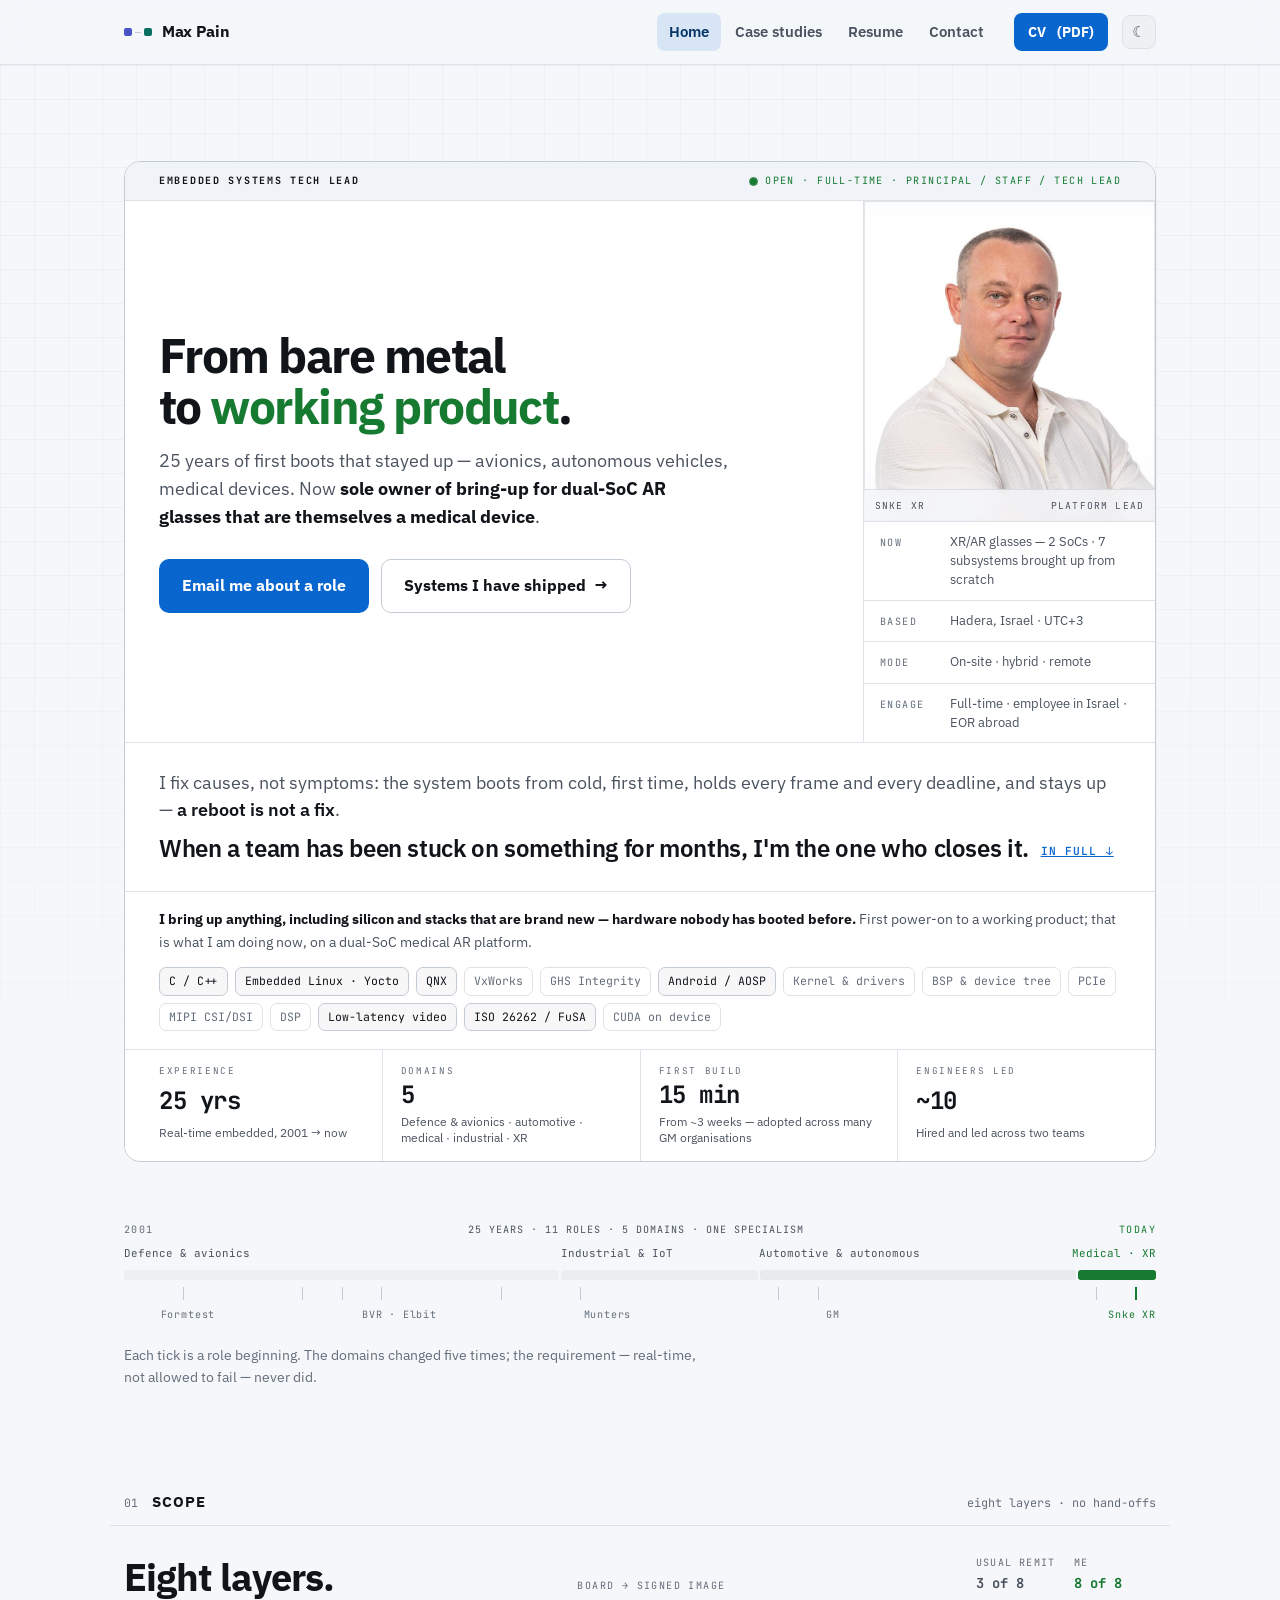
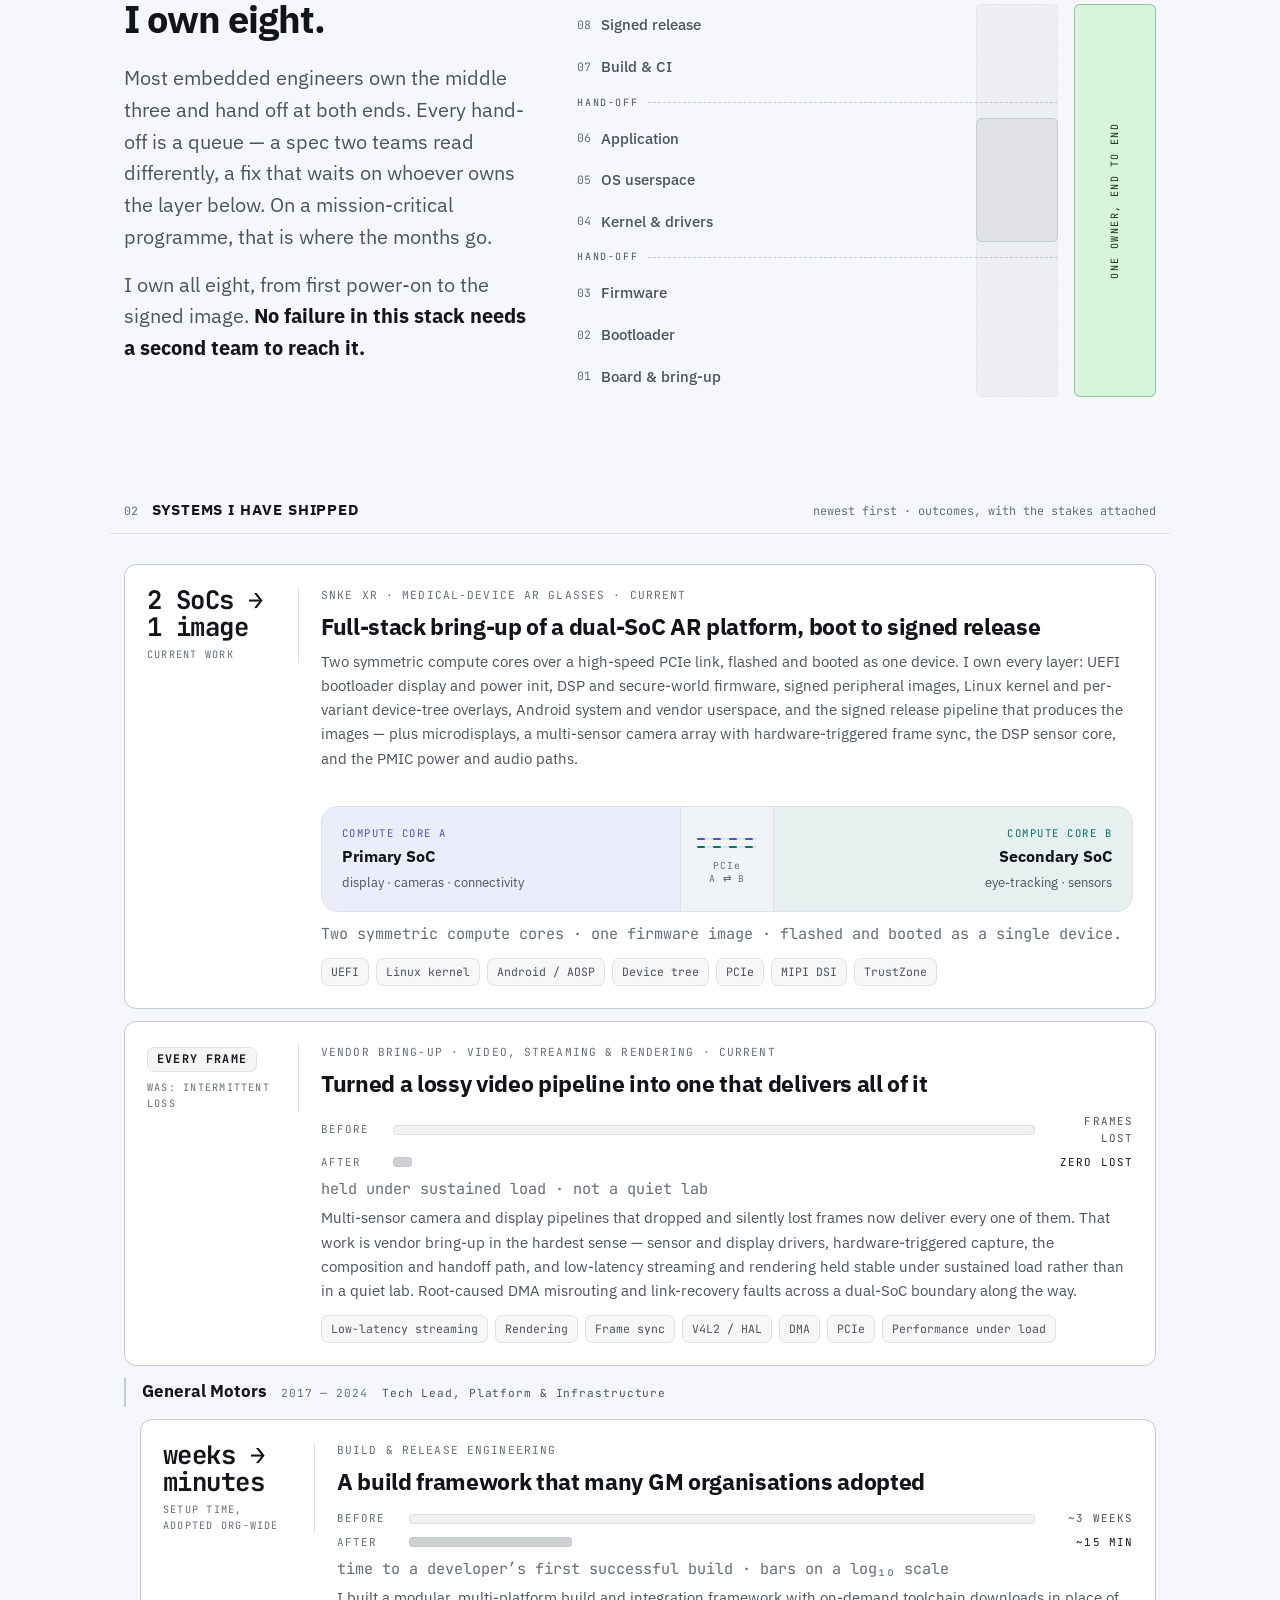
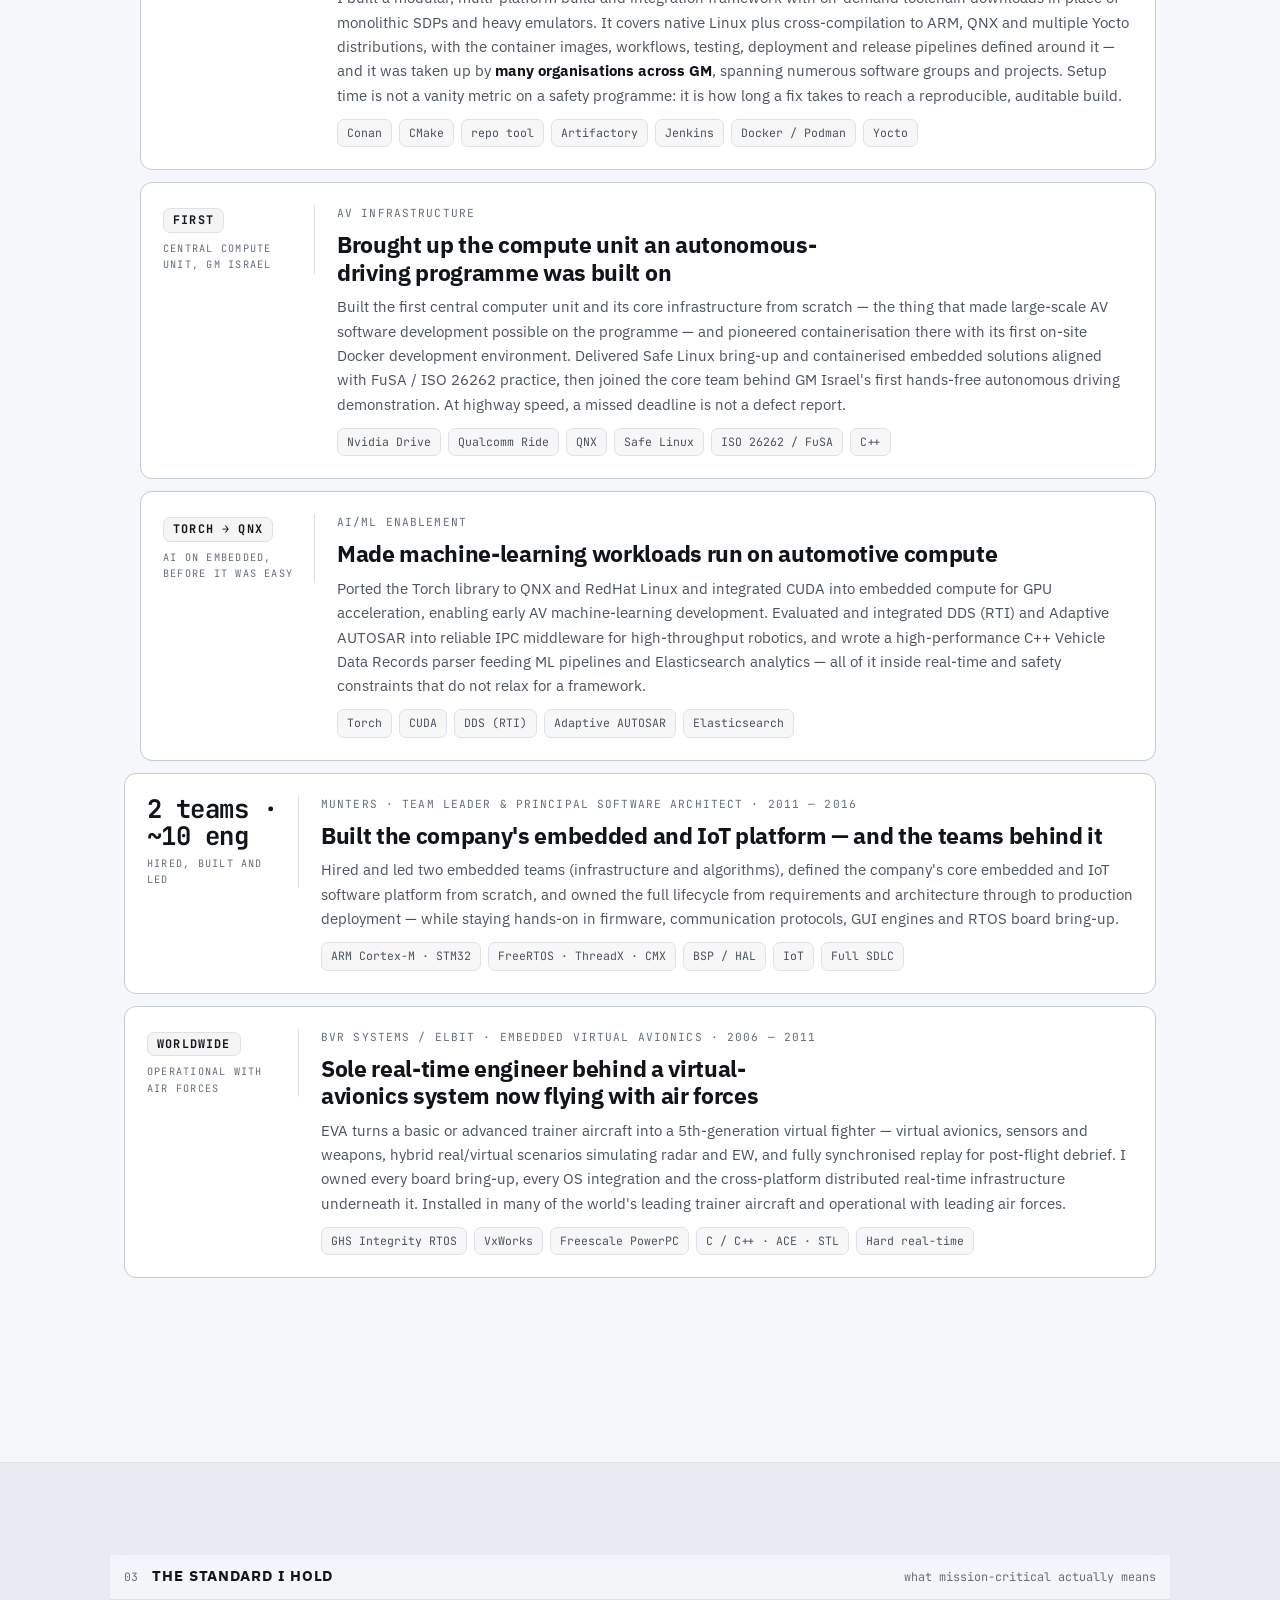
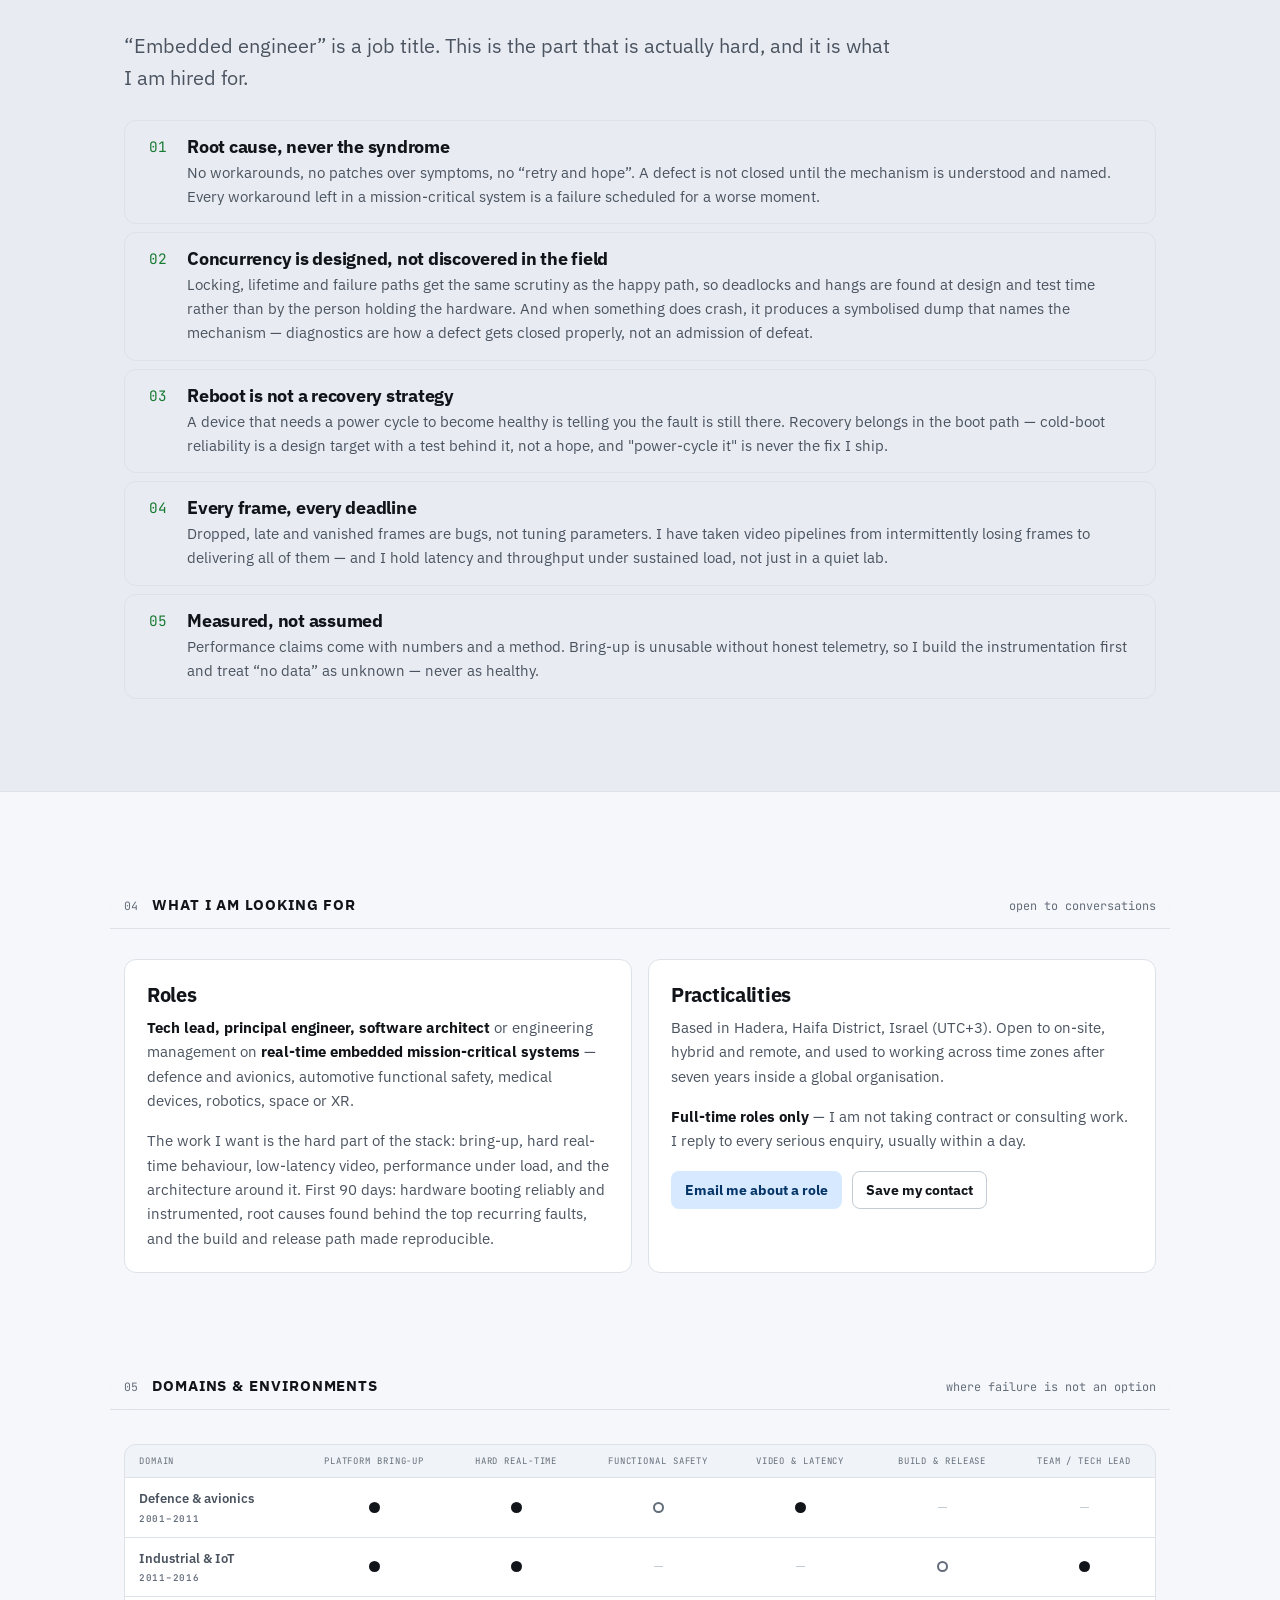
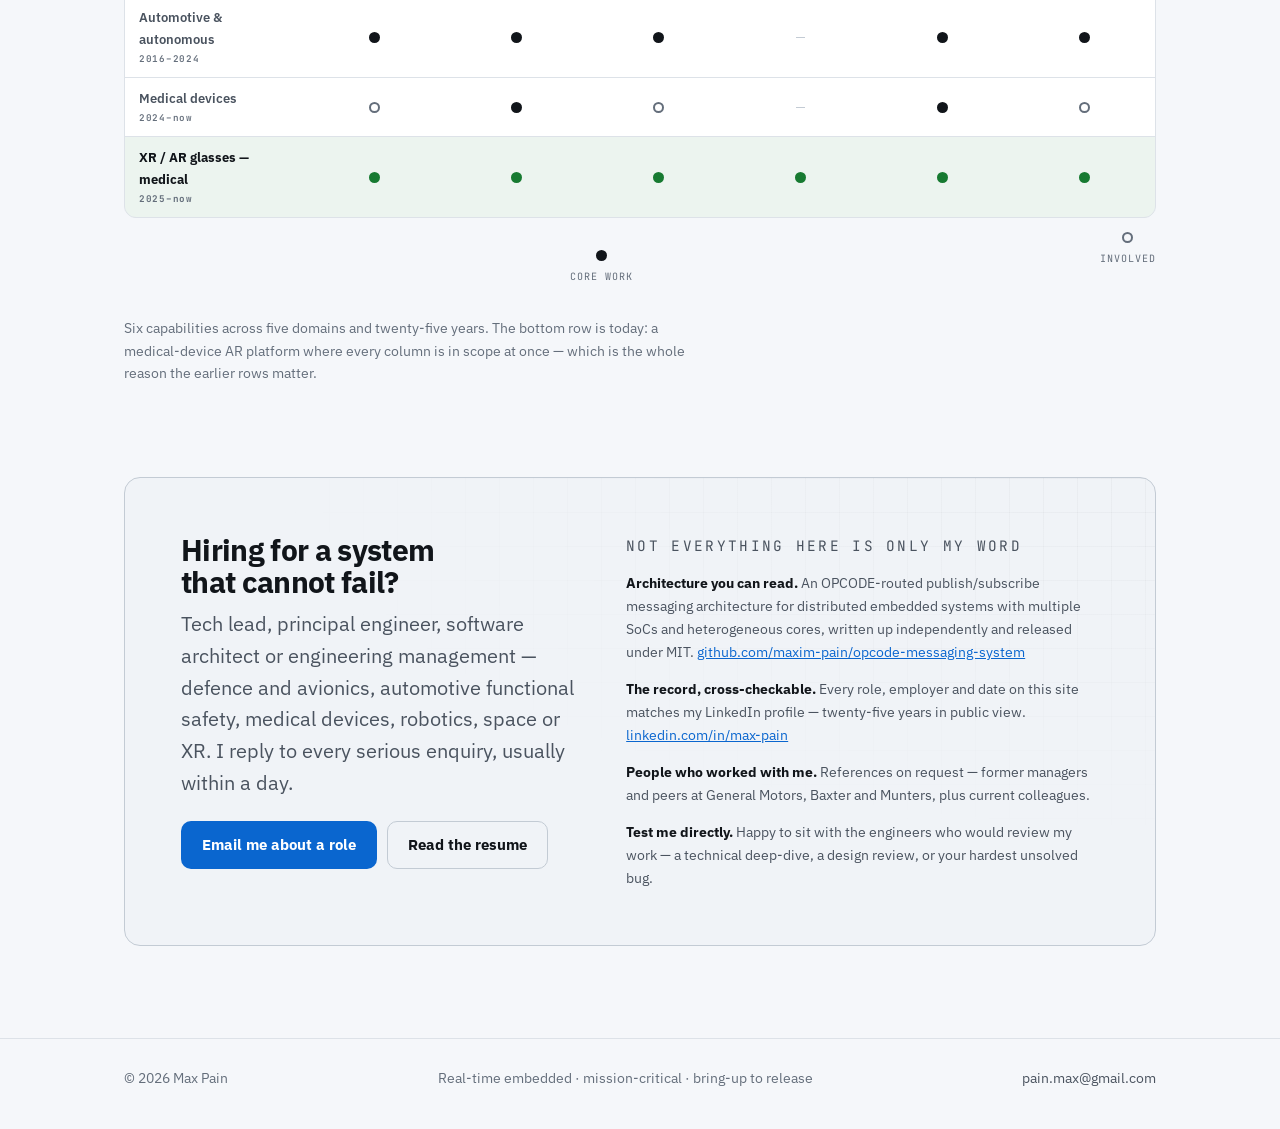
<file: index.html>
<!DOCTYPE html>
<html lang="en">
<head>
<meta charset="utf-8">
<meta name="viewport" content="width=device-width, initial-scale=1">
<!-- Keyword-first: "Max Pain" is an options-trading term and will never rank,
     so the searchable role terms lead and the name trails. -->
<title>Real-Time Embedded Systems Specialist — Mission-Critical Platforms, Tech Lead | Max Pain</title>
<meta name="description" content="From bare metal to working product. Max Pain — Embedded Systems Tech Lead, principal engineer and architect for real-time, mission- and safety-critical platforms. 25 years across defence and avionics, automotive functional safety (ISO 26262 / FuSA), medical devices, industrial control and XR: multi-SoC and vendor bring-up, hard real-time performance, low-latency video and rendering, C/C++, Linux, QNX, RTOS. Root cause, never workarounds — concurrency designed up front, and never a reboot as a fix.">
<meta name="author" content="Max Pain">
<!-- keywords meta removed: unused by search engines since ~2009, and a 30-term
     list is a keyword-stuffing signal. The page copy already carries the terms. -->
<link rel="canonical" href="https://maxim-pain.github.io/">
<meta property="og:site_name" content="Max Pain">
<meta property="og:locale" content="en_US">
<meta property="og:title" content="Max Pain — Real-Time Embedded Mission-Critical Systems Specialist">
<meta property="og:description" content="From bare metal to working product. 25 years of real-time, mission-critical embedded — defence and avionics, automotive safety, medical, XR. Concurrency designed up front, never a reboot as a fix, root cause every time.">
<meta property="og:type" content="profile">
<meta property="og:url" content="https://maxim-pain.github.io/">
<meta property="og:image" content="https://maxim-pain.github.io/assets/og-cover.png">
<meta property="og:image:width" content="1200">
<meta property="og:image:height" content="630">
<meta name="twitter:card" content="summary_large_image">
<meta name="twitter:image" content="https://maxim-pain.github.io/assets/og-cover.png">
<link rel="icon" href="assets/favicon.svg" type="image/svg+xml">
<link rel="preconnect" href="https://fonts.googleapis.com">
<link rel="preconnect" href="https://fonts.gstatic.com" crossorigin>
<link href="https://fonts.googleapis.com/css2?family=IBM+Plex+Sans:wght@400;500;600;700&family=JetBrains+Mono:wght@400;500;700&display=swap" rel="stylesheet">
<link rel="stylesheet" href="assets/style.css?v=20260810102159">
<script>/* Set the theme before first paint so there is no flash. */
(function(){var r=document.documentElement;r.className+=" js";try{var t=localStorage.getItem("theme");if(t==="light"||t==="dark")r.dataset.theme=t;}catch(e){}})();</script>
<script type="application/ld+json">
{
  "@context": "https://schema.org",
  "@type": "Person",
  "name": "Max Pain",
  "jobTitle": "Real-Time Embedded Systems Tech Lead",
  "description": "Embedded Systems Tech Lead, principal engineer and software architect with 25 years across defence and avionics, automotive functional safety, medical devices, industrial IoT and XR. Specialises in multi-SoC and vendor bring-up, hard real-time performance, low-latency video and rendering, and architecture — and also owns the build, CI/CD and release side end to end.",
  "url": "https://maxim-pain.github.io/",
  "image": "https://maxim-pain.github.io/assets/max-pain.jpg",
  "email": "mailto:pain.max@gmail.com",
  "telephone": "+972-54-475-2283",
  "address": { "@type": "PostalAddress", "addressLocality": "Hadera", "addressRegion": "Haifa District", "addressCountry": "IL" },
  "sameAs": ["https://www.linkedin.com/in/max-pain/", "https://github.com/maxim-pain"],
  "alumniOf": [
    { "@type": "EducationalOrganization", "name": "Champlain College" },
    { "@type": "EducationalOrganization", "name": "Naval Technical College — ORT" }
  ],
  "knowsAbout": ["Embedded systems","Real-time systems","Mission-critical software","Safety-critical software","Functional safety","ISO 26262","Multi-SoC bring-up","Board support packages","Device tree","Linux","Yocto","QNX","RTOS","Android AOSP","C","C++","PCIe","Low-latency video streaming","Rendering","Performance optimisation","Software architecture","CI/CD","Release engineering","Team leadership"],
  "knowsLanguage": ["Hebrew","Russian","English"]
}
</script>
</head>
<body>
<a class="skip" href="#main">Skip to content</a>

<!-- ═══════════════════════ NAV ═══════════════════════ -->
<header class="nav">
  <div class="wrap nav-inner">
    <a class="brand" href="index.html">
      <span class="mark" aria-hidden="true"><i></i><s></s><i></i></span> Max&nbsp;Pain
    </a>
    <nav class="nav-links" aria-label="Main">
      <a href="index.html" aria-current="page">Home</a>
      <a href="projects.html">Case studies</a>
      <a href="resume.html">Resume</a>
      <a href="contact.html">Contact</a>
    </nav>
    <a class="btn btn-primary btn-sm btn-cta" href="assets/Max-Pain-Resume.pdf" download>CV&nbsp;<span>(PDF)</span></a>
    <button class="theme-btn" type="button" data-theme-toggle aria-label="Switch colour theme">
      <span aria-hidden="true" data-theme-icon>◐</span>
    </button>
  </div>
</header>

<main id="main">

<!-- ═══════════════════════ HERO ═══════════════════════ -->
<section class="hero hero-v3">
  <div class="wrap">
    <div class="plate reveal">

      <div class="plate-bar">
        <span class="pb-title">Embedded Systems Tech Lead</span>
        <span class="pb-live"><i aria-hidden="true"></i>Open · full-time · principal / staff / tech lead</span>
      </div>

      <div class="plate-body">
        <div class="plate-main">

          <h1>From bare metal to <span class="works">working&nbsp;product</span>.</h1>

          <p class="hero-lede">
            25 years of first boots that stayed up — avionics, autonomous vehicles, medical
            devices. Now <strong>sole owner of bring-up for dual-SoC AR glasses that are
            themselves a medical device</strong>.
          </p>

          <div class="btn-row hero-cta">
            <a class="btn btn-primary btn-lg" href="mailto:pain.max@gmail.com?subject=Role%20enquiry%20%E2%80%94%20real-time%20embedded%20mission-critical">Email me about a role</a>
            <a class="btn btn-ghost btn-lg" href="projects.html">Systems I have shipped <span aria-hidden="true">→</span></a>
          </div>


        </div>

        <div class="plate-side">
          <div class="portrait">
            <img src="assets/max-pain.jpg" alt="Max Pain" width="868" height="1287">
            <div class="portrait-rail" aria-hidden="true"><span>Snke XR</span><span>Platform lead</span></div>
          </div>
          <dl class="spec">
            <div><dt>Now</dt><dd>XR/AR glasses — 2 SoCs · 7 subsystems brought up from scratch</dd></div>
            <div><dt>Based</dt><dd>Hadera, Israel · UTC+3</dd></div>
            <div><dt>Mode</dt><dd>On-site · hybrid · remote</dd></div>
            <div><dt>Engage</dt><dd>Full-time · employee in Israel · EOR abroad</dd></div>
          </dl>
        </div>
      </div>

      <!-- Promoted out of the left column: this is the strongest line in the hero
           and it was set as a footnote in a 44ch measure with dead space beside it. -->
      <blockquote class="plate-creed">
        <p>
          I fix causes, not symptoms: the system boots from cold, first time, holds every
          frame and every deadline, and stays up — <em>a reboot is not a fix</em>.
        </p>
        <p class="creed-punch">
          When a team has been stuck on something for months, I'm the one who closes it.
          <a href="#standard">In full ↓</a>
        </p>
      </blockquote>


      <div class="plate-reg">
      <p class="plate-stack">
        <strong>I bring up anything, including silicon and stacks that are brand new — hardware
        nobody has booted before.</strong> First power-on to a working product; that is what I
        am doing now, on a dual-SoC medical AR platform.
      </p>
      <!-- The stack was a six-line prose wall. Same terms, same SEO surface, but as a
           scannable register — the reader takes it in at a glance instead of reading it. -->
      <div class="chips plate-chips">
        <span class="chip is-lead">C / C++</span><span class="chip is-lead">Embedded Linux · Yocto</span>
        <span class="chip is-lead">QNX</span><span class="chip">VxWorks</span>
        <span class="chip">GHS Integrity</span><span class="chip is-lead">Android / AOSP</span>
        <span class="chip">Kernel &amp; drivers</span><span class="chip">BSP &amp; device tree</span>
        <span class="chip">PCIe</span><span class="chip">MIPI CSI/DSI</span>
        <span class="chip">DSP</span><span class="chip is-lead">Low-latency video</span>
        <span class="chip is-lead">ISO 26262 / FuSA</span>
        <span class="chip">CUDA on device</span>
      </div>
      </div><!-- /.plate-reg -->

      <div class="plate-figs">
        <div class="fig">
          <span class="k">experience</span>
          <span class="v">25 yrs</span>
          <span class="d">Real-time embedded, 2001 → now</span>
        </div>
        <div class="fig">
          <span class="k">domains</span>
          <span class="v">5</span>
          <span class="d">Defence &amp; avionics · automotive · medical · industrial · XR</span>
        </div>
        <div class="fig">
          <span class="k">first build</span>
          <span class="v">15 min</span>
          <span class="d">From ~3 weeks — adopted across many GM organisations</span>
        </div>
        <div class="fig">
          <span class="k">engineers led</span>
          <span class="v">~10</span>
          <span class="d">Hired and led across two teams</span>
        </div>
      </div>


    </div>
  </div>
</section>

<!-- ═══════════════════════ CAREER SPINE ═══════════════════════ -->
<!-- Twenty-five years had no picture anywhere on the page. One strip: domain bands
     to scale, a tick per role start, the current end in --ok. -->
<section class="tight-top">
  <div class="wrap">
    <figure class="spine reveal">
      <div class="spine-top">
        <span class="sp-y">2001</span>
        <span class="sp-lede">25 years · 11 roles · 5 domains · one specialism</span>
        <span class="sp-y is-now">today</span>
      </div>

      <div class="spine-doms" aria-hidden="true">
        <span style="--c:1">Defence &amp; avionics</span>
        <span style="--c:12">Industrial &amp; IoT</span>
        <span style="--c:17">Automotive &amp; autonomous</span>
        <span class="is-now is-end" style="--c:25">Medical · XR</span>
      </div>

      <div class="spine-bar" role="img"
           aria-label="Career timeline, 2001 to today. Defence and avionics 2001 to 2011, industrial and IoT 2011 to 2016, automotive and autonomous 2016 to 2024, medical devices and XR 2024 to today.">
        <span class="sp-band b1"></span>
        <span class="sp-band b2"></span>
        <span class="sp-band b3"></span>
        <span class="sp-band b4 is-now"></span>
      </div>

      <div class="spine-ticks" aria-hidden="true">
        <span class="sp-tick" style="--c:2"></span>
        <span class="sp-tick" style="--c:5"></span>
        <span class="sp-tick" style="--c:6"></span>
        <span class="sp-tick" style="--c:7"></span>
        <span class="sp-tick" style="--c:10"></span>
        <span class="sp-tick" style="--c:12"></span>
        <span class="sp-tick" style="--c:17"></span>
        <span class="sp-tick" style="--c:18"></span>
        <span class="sp-tick" style="--c:25"></span>
        <span class="sp-tick is-now" style="--c:26"></span>
      </div>

      <div class="spine-foot" aria-hidden="true">
        <span style="--c:2">Formtest</span>
        <span style="--c:7">BVR · Elbit</span>
        <span style="--c:12">Munters</span>
        <span style="--c:18">GM</span>
        <span class="is-end" style="--c:26">Snke XR</span>
      </div>

      <figcaption>
        Each tick is a role beginning. The domains changed five times; the requirement — real-time,
        not allowed to fail — never did.
      </figcaption>
    </figure>
  </div>
</section>

<!-- ═══════════════════════ 01 · OWNERSHIP ═══════════════════════ -->
<section class="tight-top">
  <div class="wrap">
    <div class="section-head reveal">
      <span class="idx">01</span>
      <h2>Scope</h2>
      <span class="note">eight layers · no hand-offs</span>
    </div>

    <div class="own-split">
      <div>
        <p class="claim reveal">Eight layers. I own eight.</p>
    <p class="lead reveal" data-delay="120" style="max-width:64ch">
          Most embedded engineers own the middle three and hand off at both ends. Every hand-off is a
          queue — a spec two teams read differently, a fix that waits on whoever owns the layer below.
          On a mission-critical programme, that is where the months go.
        </p>
        <p class="lead reveal" data-delay="150" style="max-width:64ch;margin-top:14px">
          I own all eight, from first power-on to the signed image.
          <strong>No failure in this stack needs a second team to reach it.</strong>
        </p>
      </div>

      <figure class="seam reveal" data-delay="80">
        <div class="seam-grid">

          <p class="seam-hd is-lay">Board → signed image</p>
          <p class="seam-hd is-typ"><span class="k">Usual remit</span><span class="v">3 of 8</span></p>
          <p class="seam-hd is-mine"><span class="k">Me</span><span class="v">8 of 8</span></p>

          <p class="seam-lay l08"><span class="n">08</span><span class="nm">Signed release</span></p>
          <p class="seam-lay l07"><span class="n">07</span><span class="nm">Build &amp; CI</span></p>
          <p class="seam-cut is-a"><span>hand-off</span></p>
          <p class="seam-lay l06"><span class="n">06</span><span class="nm">Application</span></p>
          <p class="seam-lay l05"><span class="n">05</span><span class="nm">OS userspace</span></p>
          <p class="seam-lay l04"><span class="n">04</span><span class="nm">Kernel &amp; drivers</span></p>
          <p class="seam-cut is-b"><span>hand-off</span></p>
          <p class="seam-lay l03"><span class="n">03</span><span class="nm">Firmware</span></p>
          <p class="seam-lay l02"><span class="n">02</span><span class="nm">Bootloader</span></p>
          <p class="seam-lay l01"><span class="n">01</span><span class="nm">Board &amp; bring-up</span></p>

          <div class="seam-track" aria-hidden="true"></div>
          <div class="seam-rail is-remit">
            <span class="sr-only">Layers 06 to 04 — the three layers a typical embedded engineer owns</span>
          </div>
          <div class="seam-rail is-all">
            <span class="sr-only">Layers 08 to 01 — every layer, owned by me</span>
            <span class="seam-lab" aria-hidden="true">one owner, end to end</span>
          </div>

        </div>
      </figure>
    </div>
  </div>
</section>

<!-- ═══════════════════════ 02 · SHIPPED ═══════════════════════ -->
<section class="tight-top">
  <div class="wrap">
    <div class="section-head reveal">
      <span class="idx">02</span>
      <h2>Systems I have shipped</h2>
      <span class="note">newest first · outcomes, with the stakes attached</span>
    </div>

    <div class="grid" style="gap:12px">

      <div class="ach reveal">
        <div class="metric">
          <span class="big">2 SoCs → 1 image</span>
          <span class="cap">current work</span>
        </div>
        <div>
          <p class="where">Snke XR · medical-device AR glasses · current</p>
          <h3>Full-stack bring-up of a dual-SoC AR platform, boot to signed release</h3>
          <p>
            Two symmetric compute cores over a high-speed PCIe link, flashed and booted as one
            device. I own every layer: UEFI bootloader display and power init, DSP and secure-world
            firmware, signed peripheral images, Linux kernel and per-variant device-tree overlays,
            Android system and vendor userspace, and the signed release pipeline that produces the
            images — plus microdisplays, a multi-sensor camera array with hardware-triggered frame
            sync, the DSP sensor core, and the PMIC power and audio paths.
          </p>
          <!-- The site's signature figure, and the current platform had no picture on
               the front page. Core A left, core B right, live PCIe link between. -->
          <div class="cores">
            <div class="core core-a">
              <span class="lbl">Compute core A</span>
              <span class="val">Primary SoC</span>
              <span class="sub">display · cameras · connectivity</span>
            </div>
            <div class="core-link" role="img"
                 aria-label="High-speed PCIe link carrying traffic in both directions between core A and core B">
              <svg class="lnk" viewBox="0 0 64 22" width="64" height="22" aria-hidden="true" focusable="false">
                <g class="lnk-track"><line x1="3" y1="7" x2="61" y2="7"/><line x1="3" y1="15" x2="61" y2="15"/></g>
                <line class="lnk-ab" x1="3" y1="7" x2="61" y2="7"/>
                <line class="lnk-ba" x1="3" y1="15" x2="61" y2="15"/>
              </svg>
              <span class="txt">PCIe<br>A ⇄ B</span>
            </div>
            <div class="core core-b">
              <span class="lbl">Compute core B</span>
              <span class="val">Secondary SoC</span>
              <span class="sub">eye-tracking · sensors</span>
            </div>
          </div>
          <p class="cores-note">Two symmetric compute cores · one firmware image · flashed and booted as a single device.</p>
          <div class="chips">
            <span class="chip">UEFI</span><span class="chip">Linux kernel</span>
            <span class="chip">Android / AOSP</span><span class="chip">Device tree</span>
            <span class="chip">PCIe</span><span class="chip">MIPI DSI</span>
            <span class="chip">TrustZone</span>
          </div>
        </div>
      </div>

      <div class="ach reveal" data-delay="70">
        <div class="metric is-flag">
          <span class="big">every frame</span>
          <span class="cap">was: intermittent loss</span>
        </div>
        <div>
          <p class="where">Vendor bring-up · video, streaming &amp; rendering · current</p>
          <h3>Turned a lossy video pipeline into one that delivers all of it</h3>
          <div class="ratio" role="img" aria-label="Frame loss went from intermittent to none, held under sustained load.">
            <div class="ratio-row">
              <span class="k">before</span><i class="b" style="--w:100%"></i><span class="v">frames lost</span>
            </div>
            <div class="ratio-row is-after">
              <span class="k">after</span><i class="b" style="--w:3%"></i><span class="v">zero lost</span>
            </div>
            <p class="ratio-note">held under sustained load · not a quiet lab</p>
          </div>
          <p>
            Multi-sensor camera and display pipelines that dropped and silently lost frames now
            deliver every one of them. That work is vendor bring-up in the hardest sense —
            sensor and display drivers, hardware-triggered capture, the composition and handoff
            path, and low-latency streaming and rendering held stable under sustained load rather
            than in a quiet lab. Root-caused DMA misrouting and link-recovery faults across a
            dual-SoC boundary along the way.
          </p>
          <div class="chips">
            <span class="chip">Low-latency streaming</span><span class="chip">Rendering</span>
            <span class="chip">Frame sync</span><span class="chip">V4L2 / HAL</span>
            <span class="chip">DMA</span><span class="chip">PCIe</span>
            <span class="chip">Performance under load</span>
          </div>
        </div>
      </div>

      <!-- Three consecutive GM entries repeated the same employer line and read as
           three unrelated blocks. One employer, three outcomes. -->
      <div class="emp reveal" data-delay="140">
        <div class="emp-hd">
          <span class="emp-org">General Motors</span>
          <span class="emp-when">2017 — 2024</span>
          <span class="emp-role">Tech Lead, Platform &amp; Infrastructure</span>
        </div>

      <div class="ach">
        <div class="metric">
          <span class="big">weeks → minutes</span>
          <span class="cap">setup time, adopted org-wide</span>
        </div>
        <div>
          <p class="where">Build &amp; release engineering</p>
          <h3>A build framework that many GM organisations adopted</h3>
          <div class="ratio" role="img" aria-label="Time to a developer's first successful build fell from about three weeks to about fifteen minutes.">
            <div class="ratio-row">
              <span class="k">before</span><i class="b" style="--w:100%"></i><span class="v">~3 weeks</span>
            </div>
            <div class="ratio-row is-after">
              <span class="k">after</span><i class="b" style="--w:26%"></i><span class="v">~15 min</span>
            </div>
            <p class="ratio-note">time to a developer’s first successful build · bars on a log₁₀ scale</p>
          </div>
          <p>
            I built a modular, multi-platform build and integration framework with on-demand
            toolchain downloads in place of monolithic SDPs and heavy emulators. It covers native
            Linux plus cross-compilation to ARM, QNX and multiple Yocto distributions, with the
            container images, workflows, testing, deployment and release pipelines defined around
            it — and it was taken up by <strong>many organisations across GM</strong>, spanning
            numerous software groups and projects. Setup time is not a vanity metric on a safety
            programme: it is how long a fix takes to reach a reproducible, auditable build.
          </p>
          <div class="chips">
            <span class="chip">Conan</span><span class="chip">CMake</span>
            <span class="chip">repo tool</span><span class="chip">Artifactory</span>
            <span class="chip">Jenkins</span><span class="chip">Docker / Podman</span>
            <span class="chip">Yocto</span>
          </div>
        </div>
      </div>

      <div class="ach">
        <div class="metric is-flag">
          <span class="big">first</span>
          <span class="cap">central compute unit, GM Israel</span>
        </div>
        <div>
          <p class="where">AV infrastructure</p>
          <h3>Brought up the compute unit an autonomous-driving programme was built on</h3>
          <p>
            Built the first central computer unit and its core infrastructure from scratch — the
            thing that made large-scale AV software development possible on the programme — and
            pioneered containerisation there with its first on-site Docker development environment.
            Delivered Safe Linux bring-up and containerised embedded solutions aligned with
            FuSA / ISO 26262 practice, then joined the core team behind GM Israel's first hands-free
            autonomous driving demonstration. At highway speed, a missed deadline is not a defect
            report.
          </p>
          <div class="chips">
            <span class="chip">Nvidia Drive</span><span class="chip">Qualcomm Ride</span>
            <span class="chip">QNX</span><span class="chip">Safe Linux</span>
            <span class="chip">ISO 26262 / FuSA</span><span class="chip">C++</span>
          </div>
        </div>
      </div>

      <div class="ach">
        <div class="metric is-flag">
          <span class="big">Torch → QNX</span>
          <span class="cap">AI on embedded, before it was easy</span>
        </div>
        <div>
          <p class="where">AI/ML enablement</p>
          <h3>Made machine-learning workloads run on automotive compute</h3>
          <p>
            Ported the Torch library to QNX and RedHat Linux and integrated CUDA into embedded
            compute for GPU acceleration, enabling early AV machine-learning development. Evaluated
            and integrated DDS (RTI) and Adaptive AUTOSAR into reliable IPC middleware for
            high-throughput robotics, and wrote a high-performance C++ Vehicle Data Records parser
            feeding ML pipelines and Elasticsearch analytics — all of it inside real-time and
            safety constraints that do not relax for a framework.
          </p>
          <div class="chips">
            <span class="chip">Torch</span><span class="chip">CUDA</span>
            <span class="chip">DDS (RTI)</span><span class="chip">Adaptive AUTOSAR</span>
            <span class="chip">Elasticsearch</span>
          </div>
        </div>
      </div>

      </div><!-- /.emp -->

      <div class="ach reveal" data-delay="350">
        <div class="metric">
          <span class="big">2 teams · ~10 eng</span>
          <span class="cap">hired, built and led</span>
        </div>
        <div>
          <p class="where">Munters · Team Leader &amp; Principal Software Architect · 2011 — 2016</p>
          <h3>Built the company's embedded and IoT platform — and the teams behind it</h3>
          <p>
            Hired and led two embedded teams (infrastructure and algorithms), defined the company's
            core embedded and IoT software platform from scratch, and owned the full lifecycle from
            requirements and architecture through to production deployment — while staying hands-on
            in firmware, communication protocols, GUI engines and RTOS board bring-up.
          </p>
          <div class="chips">
            <span class="chip">ARM Cortex-M · STM32</span><span class="chip">FreeRTOS · ThreadX · CMX</span>
            <span class="chip">BSP / HAL</span><span class="chip">IoT</span>
            <span class="chip">Full SDLC</span>
          </div>
        </div>
      </div>

      <div class="ach reveal" data-delay="420">
        <div class="metric is-flag">
          <span class="big">worldwide</span>
          <span class="cap">operational with air forces</span>
        </div>
        <div>
          <p class="where">BVR Systems / Elbit · Embedded Virtual Avionics · 2006 — 2011</p>
          <h3>Sole real-time engineer behind a virtual-avionics system now flying with air forces</h3>
          <p>
            EVA turns a basic or advanced trainer aircraft into a 5th-generation virtual fighter —
            virtual avionics, sensors and weapons, hybrid real/virtual scenarios simulating radar
            and EW, and fully synchronised replay for post-flight debrief. I owned every board
            bring-up, every OS integration and the cross-platform distributed real-time
            infrastructure underneath it. Installed in many of the world's leading trainer
            aircraft and operational with leading air forces.
          </p>
          <div class="chips">
            <span class="chip">GHS Integrity RTOS</span><span class="chip">VxWorks</span>
            <span class="chip">Freescale PowerPC</span><span class="chip">C / C++ · ACE · STL</span>
            <span class="chip">Hard real-time</span>
          </div>
        </div>
      </div>

    </div>
  </div>
</section>

<!-- ═══════════════════════ 03 · STANDARD ═══════════════════════ -->
<section class="band" id="standard">
  <div class="wrap">
    <div class="section-head reveal">
      <span class="idx">03</span>
      <h2>The standard I hold</h2>
      <span class="note">what mission-critical actually means</span>
    </div>

    <p class="lead reveal" style="margin-bottom:26px">
      “Embedded engineer” is a job title. This is the part that is actually hard, and it is what
      I am hired for.
    </p>

    <div class="rules">
      <div class="rule reveal">
        <span class="mk" aria-hidden="true">01</span>
        <div>
          <h3>Root cause, never the syndrome</h3>
          <p>
            No workarounds, no patches over symptoms, no “retry and hope”. A defect is not closed
            until the mechanism is understood and named. Every workaround left in a mission-critical
            system is a failure scheduled for a worse moment.
          </p>
        </div>
      </div>
      <div class="rule reveal">
        <span class="mk" aria-hidden="true">02</span>
        <div>
          <h3>Concurrency is designed, not discovered in the field</h3>
          <p>
            Locking, lifetime and failure paths get the same scrutiny as the happy path, so
            deadlocks and hangs are found at design and test time rather than by the person holding
            the hardware. And when something does crash, it produces a symbolised dump that names
            the mechanism — diagnostics are how a defect gets closed properly, not an admission of
            defeat.
          </p>
        </div>
      </div>
      <div class="rule reveal">
        <span class="mk" aria-hidden="true">03</span>
        <div>
          <h3>Reboot is not a recovery strategy</h3>
          <p>
            A device that needs a power cycle to become healthy is telling you the fault is still
            there. Recovery belongs in the boot path — cold-boot reliability is a design target with
            a test behind it, not a hope, and "power-cycle it" is never the fix I ship.
          </p>
        </div>
      </div>
      <div class="rule reveal">
        <span class="mk" aria-hidden="true">04</span>
        <div>
          <h3>Every frame, every deadline</h3>
          <p>
            Dropped, late and vanished frames are bugs, not tuning parameters. I have taken video
            pipelines from intermittently losing frames to delivering all of them — and I hold
            latency and throughput under sustained load, not just in a quiet lab.
          </p>
        </div>
      </div>
      <div class="rule reveal">
        <span class="mk" aria-hidden="true">05</span>
        <div>
          <h3>Measured, not assumed</h3>
          <p>
            Performance claims come with numbers and a method. Bring-up is unusable without honest
            telemetry, so I build the instrumentation first and treat “no data” as unknown —
            never as healthy.
          </p>
        </div>
      </div>
    </div>
  </div>
</section>

<!-- ═══════════════════════ 04 · LOOKING ═══════════════════════ -->
<section class="tight-top">
  <div class="wrap">
    <div class="section-head reveal">
      <span class="idx">04</span>
      <h2>What I am looking for</h2>
      <span class="note">open to conversations</span>
    </div>

    <div class="grid g2">
      <div class="card reveal">
        <h3>Roles</h3>
        <p>
          <strong>Tech lead, principal engineer, software architect</strong> or engineering
          management on <strong>real-time embedded mission-critical systems</strong> — defence and
          avionics, automotive functional safety, medical devices, robotics, space or XR.
        </p>
        <p>
          The work I want is the hard part of the stack: bring-up, hard real-time behaviour,
          low-latency video, performance under load, and the architecture around it. First 90 days:
          hardware booting reliably and instrumented, root causes found behind the top recurring
          faults, and the build and release path made reproducible.
        </p>
      </div>
      <div class="card reveal" data-delay="80">
        <h3>Practicalities</h3>
        <p>
          Based in Hadera, Haifa District, Israel (UTC+3). Open to on-site, hybrid and remote, and
          used to working across time zones after seven years inside a global organisation.
        </p>
        <p>
          <strong>Full-time roles only</strong> — I am not taking contract or consulting work.
          I reply to every serious enquiry, usually within a day.
        </p>
        <div class="btn-row" style="margin-top:18px">
          <a class="btn btn-tonal btn-sm" href="mailto:pain.max@gmail.com?subject=Role%20enquiry%20%E2%80%94%20real-time%20embedded%20mission-critical">Email me about a role</a>
          <a class="btn btn-ghost btn-sm" href="assets/max-pain.vcf" download>Save my contact</a>
        </div>
      </div>
    </div>
  </div>
</section>

<!-- ═══════════════════════ 05 · DOMAINS ═══════════════════════ -->
<section class="tight-top">
  <div class="wrap">
    <div class="section-head reveal">
      <span class="idx">05</span>
      <h2>Domains &amp; environments</h2>
      <span class="note">where failure is not an option</span>
    </div>


    <figure class="reveal">
      <div class="mx">
        <div class="mx-row is-hd">
          <span>domain</span>
          <span>platform bring-up</span>
          <span>hard real-time</span>
          <span>functional safety</span>
          <span>video &amp; latency</span>
          <span>build &amp; release</span>
          <span>team / tech lead</span>
        </div>
        <div class="mx-row">
          <span class="dm">Defence &amp; avionics<small>2001–2011</small></span>
            <span class="mx-c core"><i aria-hidden="true"></i></span>
            <span class="mx-c core"><i aria-hidden="true"></i></span>
            <span class="mx-c part"><i aria-hidden="true"></i></span>
            <span class="mx-c core"><i aria-hidden="true"></i></span>
            <span class="mx-c none"><i aria-hidden="true"></i></span>
            <span class="mx-c none"><i aria-hidden="true"></i></span>
        </div>
        <div class="mx-row">
          <span class="dm">Industrial &amp; IoT<small>2011–2016</small></span>
            <span class="mx-c core"><i aria-hidden="true"></i></span>
            <span class="mx-c core"><i aria-hidden="true"></i></span>
            <span class="mx-c none"><i aria-hidden="true"></i></span>
            <span class="mx-c none"><i aria-hidden="true"></i></span>
            <span class="mx-c part"><i aria-hidden="true"></i></span>
            <span class="mx-c core"><i aria-hidden="true"></i></span>
        </div>
        <div class="mx-row">
          <span class="dm">Automotive &amp; autonomous<small>2016–2024</small></span>
            <span class="mx-c core"><i aria-hidden="true"></i></span>
            <span class="mx-c core"><i aria-hidden="true"></i></span>
            <span class="mx-c core"><i aria-hidden="true"></i></span>
            <span class="mx-c none"><i aria-hidden="true"></i></span>
            <span class="mx-c core"><i aria-hidden="true"></i></span>
            <span class="mx-c core"><i aria-hidden="true"></i></span>
        </div>
        <div class="mx-row">
          <span class="dm">Medical devices<small>2024–now</small></span>
            <span class="mx-c part"><i aria-hidden="true"></i></span>
            <span class="mx-c core"><i aria-hidden="true"></i></span>
            <span class="mx-c part"><i aria-hidden="true"></i></span>
            <span class="mx-c none"><i aria-hidden="true"></i></span>
            <span class="mx-c core"><i aria-hidden="true"></i></span>
            <span class="mx-c part"><i aria-hidden="true"></i></span>
        </div>
        <div class="mx-row is-now">
          <span class="dm">XR / AR glasses — medical<small>2025–now</small></span>
            <span class="mx-c core"><i aria-hidden="true"></i></span>
            <span class="mx-c core"><i aria-hidden="true"></i></span>
            <span class="mx-c core"><i aria-hidden="true"></i></span>
            <span class="mx-c core"><i aria-hidden="true"></i></span>
            <span class="mx-c core"><i aria-hidden="true"></i></span>
            <span class="mx-c core"><i aria-hidden="true"></i></span>
        </div>
      </div>
      <div class="mx-key" aria-hidden="true">
        <span class="mxk core"><i></i> core work</span>
        <span class="mxk part"><i></i> involved</span>
      </div>
      <figcaption>
        Six capabilities across five domains and twenty-five years. The bottom row is today: a
        medical-device AR platform where every column is in scope at once — which is the whole reason
        the earlier rows matter.
      </figcaption>
    </figure>

  </div>
</section>


<!-- ═══════════════════════ CTA ═══════════════════════ -->
<section class="tight-top">
  <div class="wrap">
    <div class="cta reveal">
      <div>
        <h2>Hiring for a system that cannot fail?</h2>
        <p class="lead">
          Tech lead, principal engineer, software architect or engineering management — defence
          and avionics, automotive functional safety, medical devices, robotics, space or XR.
          I reply to every serious enquiry, usually within a day.
        </p>
        <div class="btn-row">
          <a class="btn btn-primary" href="mailto:pain.max@gmail.com?subject=Role%20enquiry%20%E2%80%94%20real-time%20embedded%20mission-critical">Email me about a role</a>
          <a class="btn btn-ghost" href="resume.html">Read the resume</a>
        </div>
      </div>

      <div class="cta-proof">
        <p class="cta-proof-key">Not everything here is only my word</p>
        <p>
          <strong>Architecture you can read.</strong> An OPCODE-routed publish/subscribe messaging
          architecture for distributed embedded systems with multiple SoCs and heterogeneous
          cores, written up independently and released under MIT.
          <a href="https://github.com/maxim-pain/opcode-messaging-system" rel="noopener">github.com/maxim-pain/opcode-messaging-system</a>
        </p>
        <p>
          <strong>The record, cross-checkable.</strong> Every role, employer and date on this site
          matches my LinkedIn profile — twenty-five years in public view.
          <a href="https://www.linkedin.com/in/max-pain/" rel="me noopener">linkedin.com/in/max-pain</a>
        </p>
        <p>
          <strong>People who worked with me.</strong> References on request — former managers and
          peers at General Motors, Baxter and Munters, plus current colleagues.
        </p>
        <p>
          <strong>Test me directly.</strong> Happy to sit with the engineers who would review my
          work — a technical deep-dive, a design review, or your hardest unsolved bug.
        </p>
      </div>
    </div>
  </div>
</section>

</main>

<footer>
  <div class="wrap footer-inner">
    <span>© <span data-year>2026</span> Max Pain</span>
    <span class="muted">Real-time embedded · mission-critical · bring-up to release</span>
    <span><a href="mailto:pain.max@gmail.com">pain.max@gmail.com</a></span>
  </div>
</footer>

<script src="assets/main.js?v=20260810102159"></script>
</body>
</html>
</file>
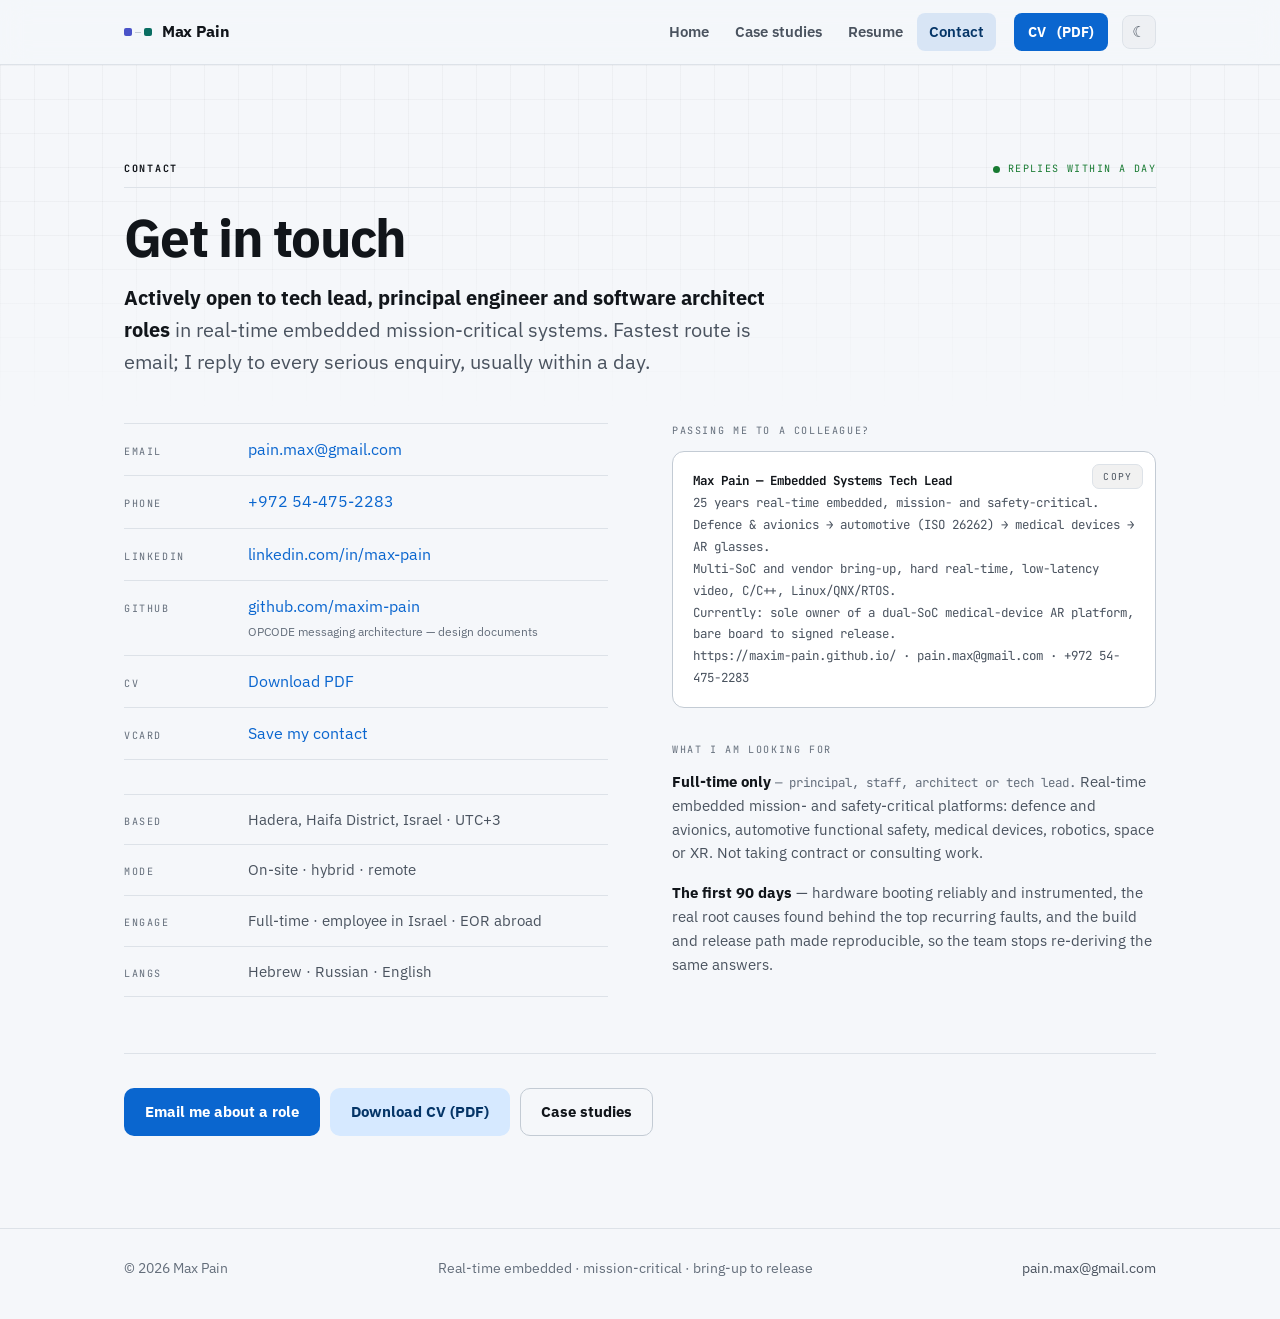
<file: contact.html>
<!DOCTYPE html>
<html lang="en">
<head>
<meta charset="utf-8">
<meta name="viewport" content="width=device-width, initial-scale=1">
<title>Contact — Real-Time Embedded Mission-Critical Systems | Max Pain</title>
<meta name="description" content="Contact Max Pain — Embedded Systems Tech Lead. Real-time, mission- and safety-critical platforms. Open to tech lead, principal engineer and architect roles. Email, phone, LinkedIn and CV.">
<link rel="canonical" href="https://maxim-pain.github.io/contact.html">
<meta property="og:site_name" content="Max Pain">
<meta property="og:url" content="https://maxim-pain.github.io/contact.html">
<meta property="og:image" content="https://maxim-pain.github.io/assets/og-cover.png">
<meta property="og:image:width" content="1200">
<meta property="og:image:height" content="630">
<meta name="twitter:card" content="summary_large_image">
<meta property="og:title" content="Contact — Max Pain">
<meta property="og:description" content="Email, phone, LinkedIn and CV for Max Pain — embedded systems tech lead. Open to tech lead, principal engineer and architect roles in real-time mission-critical systems. Based in Hadera, Israel; on-site, hybrid or remote.">
<meta property="og:type" content="website">
<meta name="theme-color" content="#0E1116" media="(prefers-color-scheme: dark)">
<meta name="theme-color" content="#F5F7FA" media="(prefers-color-scheme: light)">
<link rel="icon" href="assets/favicon.svg" type="image/svg+xml">
<link rel="preconnect" href="https://fonts.googleapis.com">
<link rel="preconnect" href="https://fonts.gstatic.com" crossorigin>
<link href="https://fonts.googleapis.com/css2?family=IBM+Plex+Sans:wght@400;500;600;700&family=JetBrains+Mono:wght@400;500;700&display=swap" rel="stylesheet">
<link rel="stylesheet" href="assets/style.css?v=20260810102159">
<script>(function(){var r=document.documentElement;r.className+=" js";try{var t=localStorage.getItem("theme");if(t==="light"||t==="dark")r.dataset.theme=t;}catch(e){}})();</script>
<script type="application/ld+json">
{
  "@context": "https://schema.org",
  "@type": "ContactPage",
  "url": "https://maxim-pain.github.io/contact.html",
  "name": "Contact — Max Pain",
  "mainEntity": {
    "@type": "Person",
    "name": "Max Pain",
    "jobTitle": "Real-Time Embedded Systems Tech Lead",
    "url": "https://maxim-pain.github.io/",
    "email": "mailto:pain.max@gmail.com",
    "telephone": "+972-54-475-2283",
    "address": { "@type": "PostalAddress", "addressLocality": "Hadera", "addressRegion": "Haifa District", "addressCountry": "IL" },
    "knowsLanguage": ["Hebrew","Russian","English"],
    "sameAs": ["https://www.linkedin.com/in/max-pain/", "https://github.com/maxim-pain"]
  }
}
</script>
</head>
<body>
<a class="skip" href="#main">Skip to content</a>

<header class="nav">
  <div class="wrap nav-inner">
    <a class="brand" href="index.html">
      <span class="mark" aria-hidden="true"><i></i><s></s><i></i></span> Max&nbsp;Pain
    </a>
    <nav class="nav-links" aria-label="Main">
      <a href="index.html">Home</a>
      <a href="projects.html">Case studies</a>
      <a href="resume.html">Resume</a>
      <a href="contact.html" aria-current="page">Contact</a>
    </nav>
    <a class="btn btn-primary btn-sm btn-cta" href="assets/Max-Pain-Resume.pdf" download>CV&nbsp;<span>(PDF)</span></a>
    <button class="theme-btn" type="button" data-theme-toggle aria-label="Switch colour theme">
      <span aria-hidden="true" data-theme-icon>◐</span>
    </button>
  </div>
</header>

<main id="main">

<section class="hero" style="padding-bottom:30px">
  <div class="wrap">
    <div class="pagebar reveal">
      <span class="pb-title">Contact</span>
      <span class="pb-live"><i aria-hidden="true"></i>Replies within a day</span>
    </div>
    <h1 class="reveal" data-delay="60" style="font-size:clamp(2.1rem,5.2vw,3.3rem)">Get in touch</h1>
    <p class="lead reveal" data-delay="120" style="margin-top:16px;max-width:56ch">
      <strong>Actively open to tech lead, principal engineer and software architect roles</strong>
      in real-time embedded mission-critical systems. Fastest route is email; I reply to every
      serious enquiry, usually within a day.
    </p>
  </div>
</section>

<section class="tight-top">
  <div class="wrap">
    <div class="cgrid">

      <div class="reveal">
        <dl class="ctable">
          <div>
            <dt>Email</dt>
            <dd><a href="mailto:pain.max@gmail.com?subject=Role%20enquiry%20%E2%80%94%20real-time%20embedded%20mission-critical">pain.max@gmail.com</a></dd>
          </div>
          <div>
            <dt>Phone</dt>
            <dd><a href="tel:+972544752283">+972 54-475-2283</a></dd>
          </div>
          <div>
            <dt>LinkedIn</dt>
            <dd><a href="https://www.linkedin.com/in/max-pain/" rel="me noopener">linkedin.com/in/max-pain</a></dd>
          </div>
          <div>
            <dt>GitHub</dt>
            <dd><a href="https://github.com/maxim-pain" rel="me noopener">github.com/maxim-pain</a>
              <small>OPCODE messaging architecture — design documents</small></dd>
          </div>
          <div>
            <dt>CV</dt>
            <dd><a href="assets/Max-Pain-Resume.pdf" download>Download PDF</a></dd>
          </div>
          <div>
            <dt>vCard</dt>
            <dd><a href="assets/max-pain.vcf" download>Save my contact</a></dd>
          </div>
        </dl>

        <dl class="ctable is-facts">
          <div><dt>Based</dt><dd>Hadera, Haifa District, Israel · UTC+3</dd></div>
          <div><dt>Mode</dt><dd>On-site · hybrid · remote</dd></div>
          <div><dt>Engage</dt><dd>Full-time · employee in Israel · EOR abroad</dd></div>
          <div><dt>Langs</dt><dd>Hebrew · Russian · English</dd></div>
        </dl>
      </div>

      <div class="reveal" data-delay="90">
        <p class="clabel">Passing me to a colleague?</p>
        <div class="fwd">
          <button class="cp" type="button" data-copy>Copy</button>
          <pre data-fwd><b>Max Pain — Embedded Systems Tech Lead</b>
25 years real-time embedded, mission- and safety-critical.
Defence &amp; avionics → automotive (ISO 26262) → medical devices → AR glasses.
Multi-SoC and vendor bring-up, hard real-time, low-latency video, C/C++, Linux/QNX/RTOS.
Currently: sole owner of a dual-SoC medical-device AR platform, bare board to signed release.
https://maxim-pain.github.io/ · pain.max@gmail.com · +972 54-475-2283</pre>
        </div>

        <p class="clabel" style="margin-top:34px">What I am looking for</p>
        <div class="ways">
          <p>
            <b>Full-time only</b> <span class="dur">— principal, staff, architect or tech lead.</span>
            Real-time embedded mission- and safety-critical platforms: defence and avionics,
            automotive functional safety, medical devices, robotics, space or XR. Not taking
            contract or consulting work.
          </p>
          <p>
            <b>The first 90 days</b> — hardware booting reliably and instrumented, the real root
            causes found behind the top recurring faults, and the build and release path made
            reproducible, so the team stops re-deriving the same answers.
          </p>
        </div>
      </div>

    </div>

    <div class="btn-row reveal" style="margin-top:var(--sp-5);padding-top:var(--sp-4);border-top:1px solid var(--outline-variant)">
      <a class="btn btn-primary" href="mailto:pain.max@gmail.com?subject=Role%20enquiry%20%E2%80%94%20real-time%20embedded%20mission-critical">Email me about a role</a>
      <a class="btn btn-tonal" href="assets/Max-Pain-Resume.pdf" download>Download CV (PDF)</a>
      <a class="btn btn-ghost" href="projects.html">Case studies</a>
    </div>
  </div>
</section>

</main>

<footer>
  <div class="wrap footer-inner">
    <span>© <span data-year>2026</span> Max Pain</span>
    <span class="muted">Real-time embedded · mission-critical · bring-up to release</span>
    <span><a href="mailto:pain.max@gmail.com">pain.max@gmail.com</a></span>
  </div>
</footer>

<script src="assets/main.js?v=20260810102159"></script>
</body>
</html>
</file>
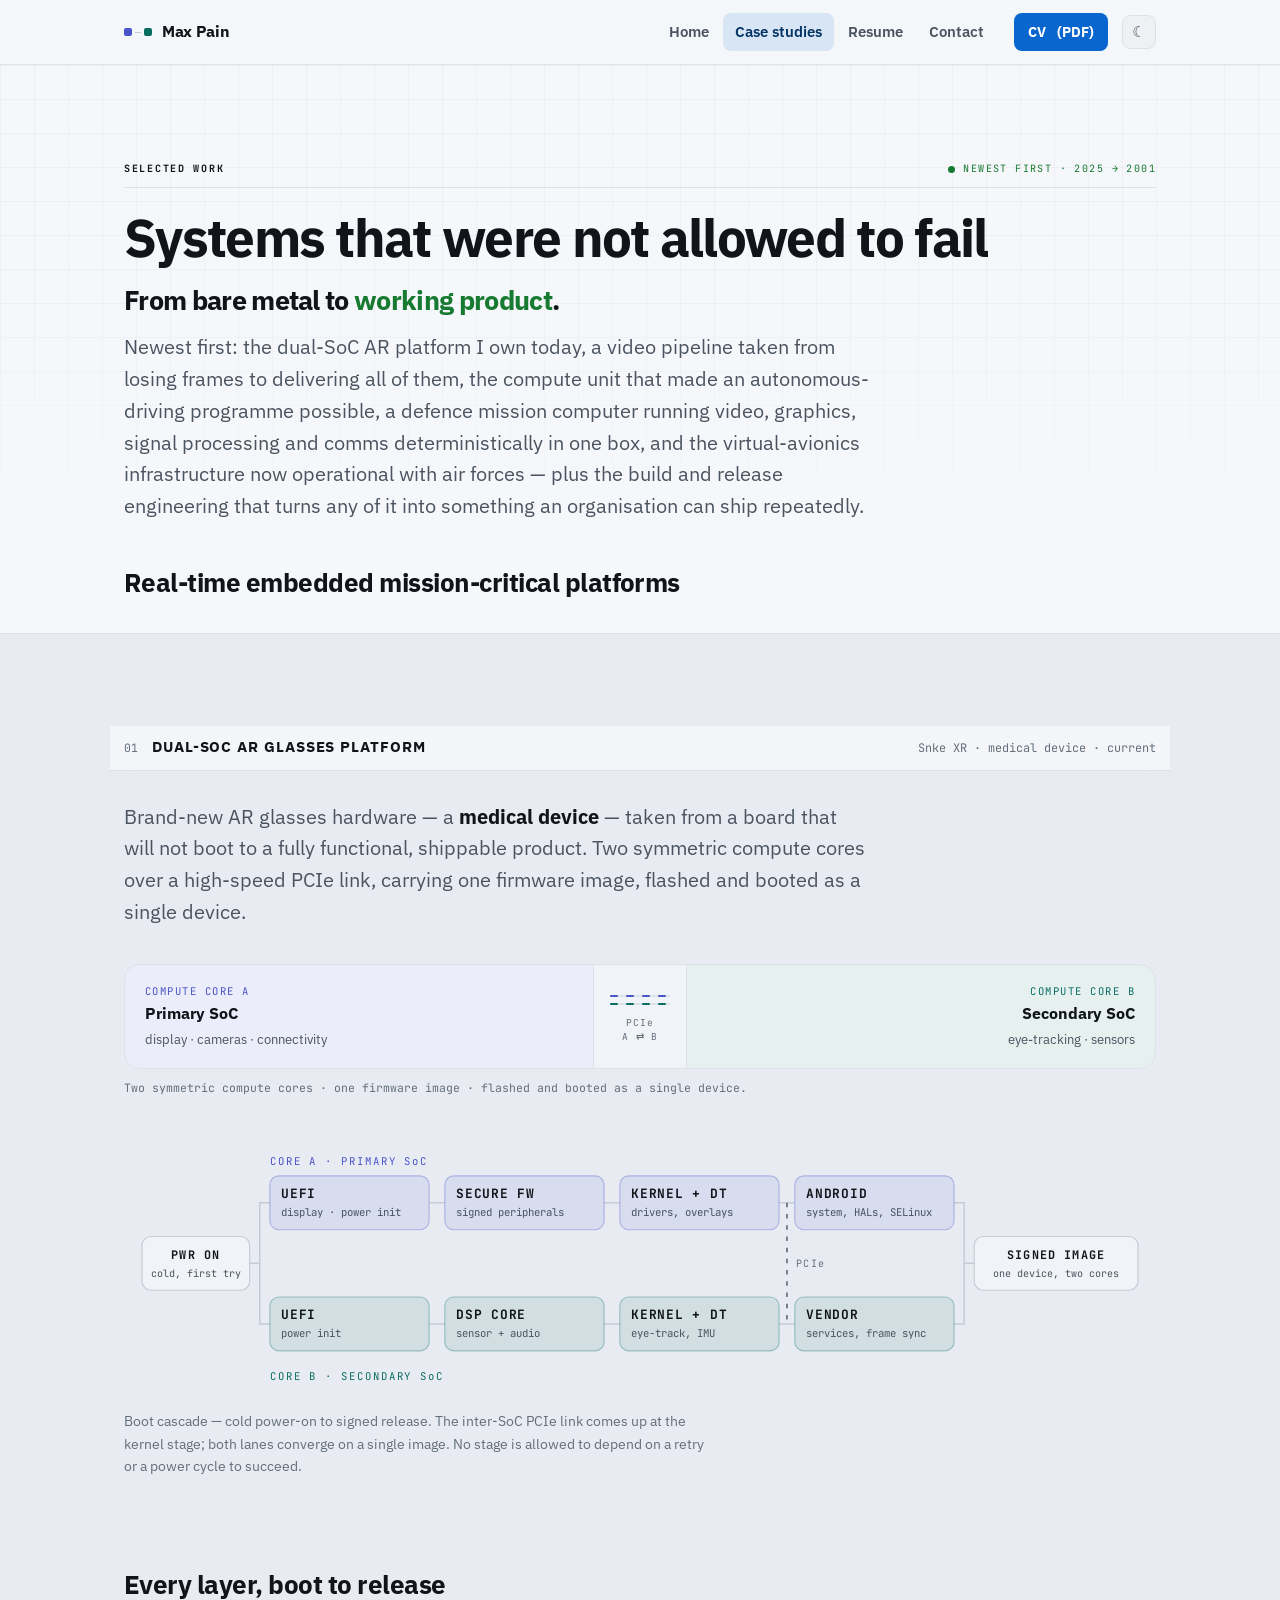
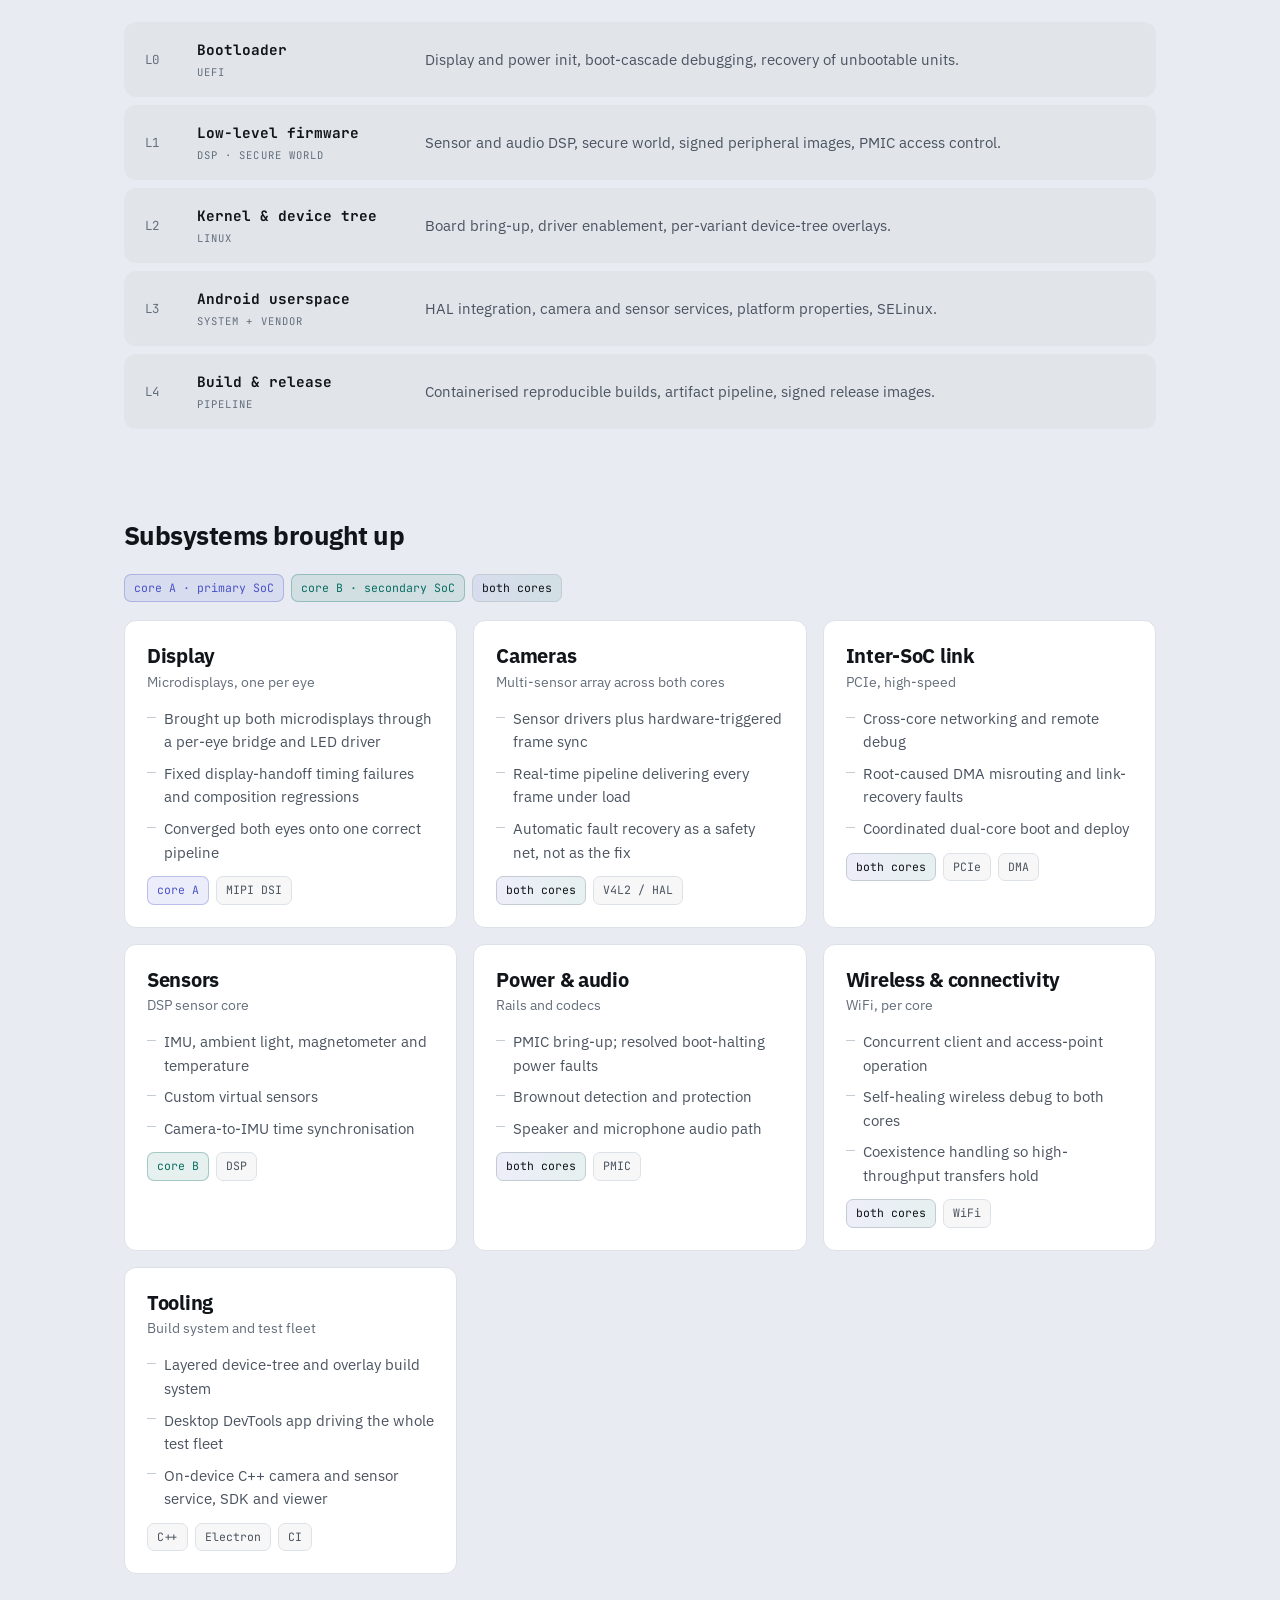
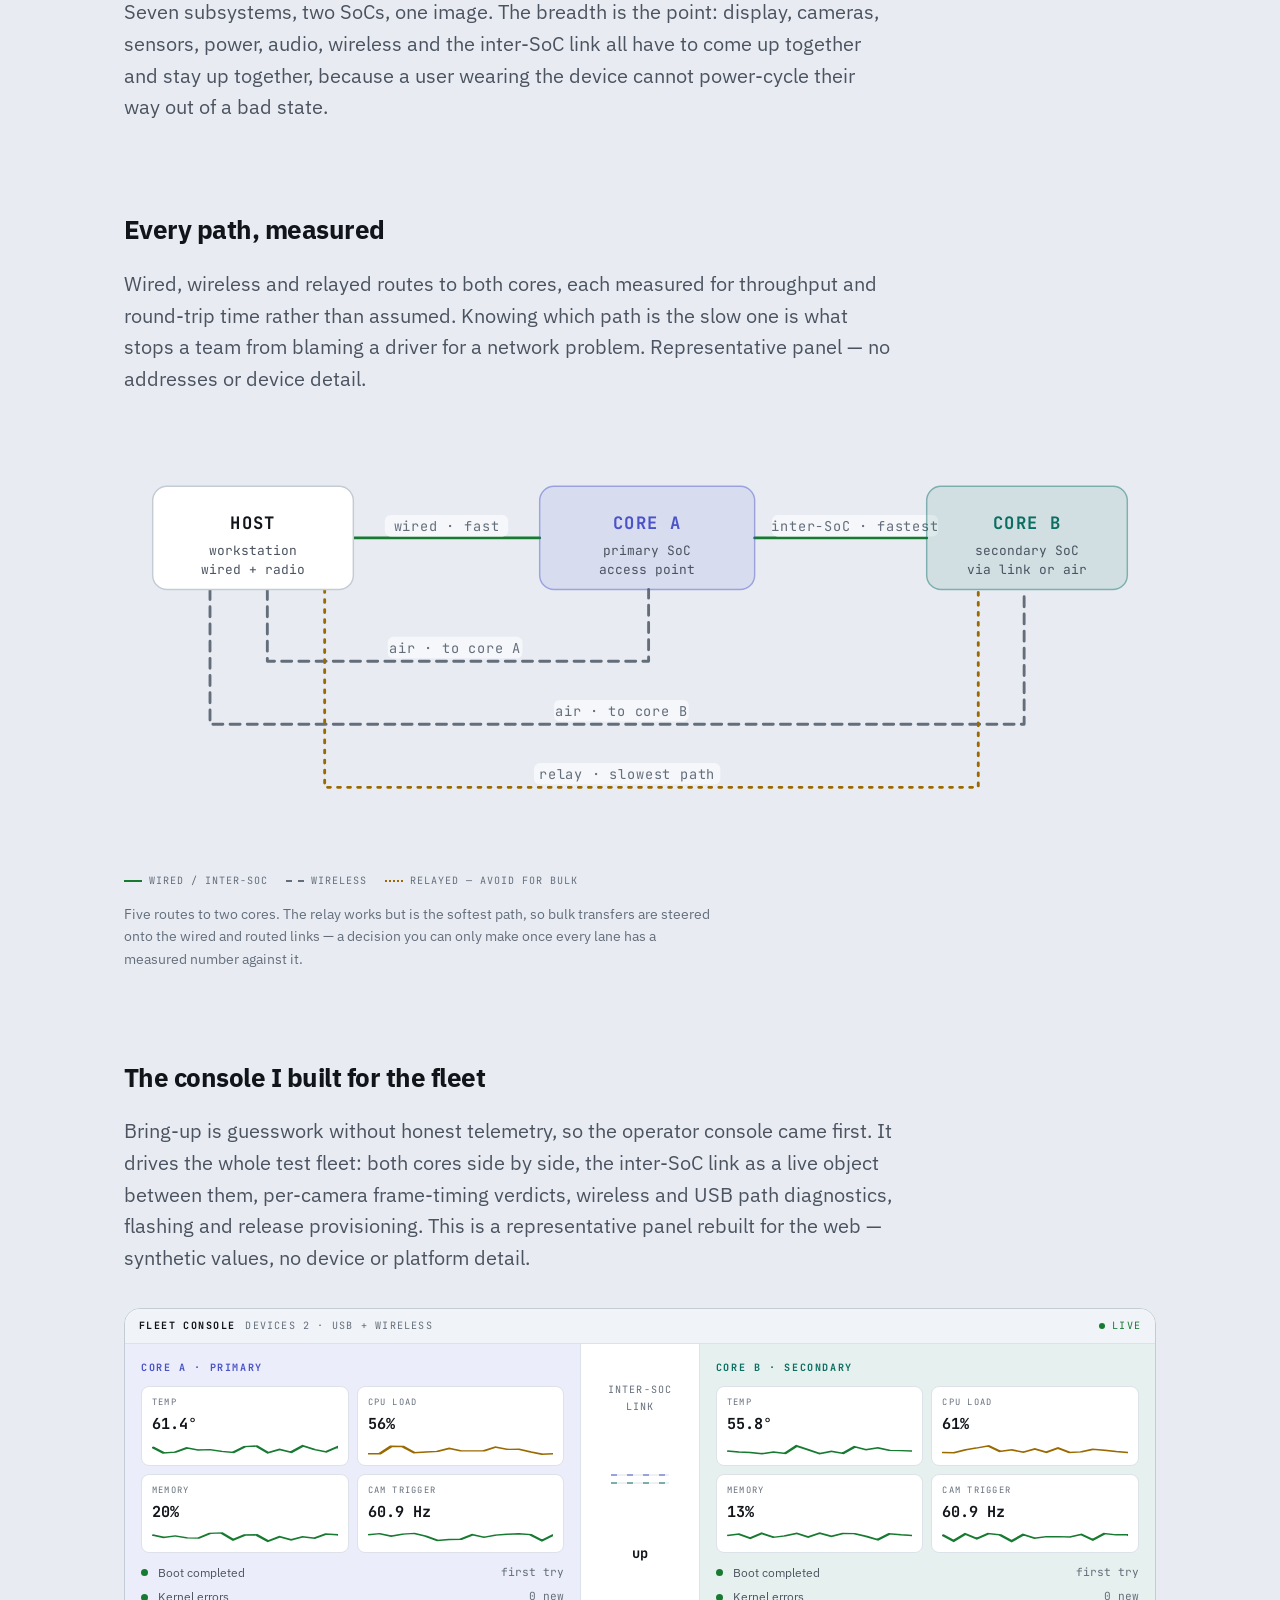
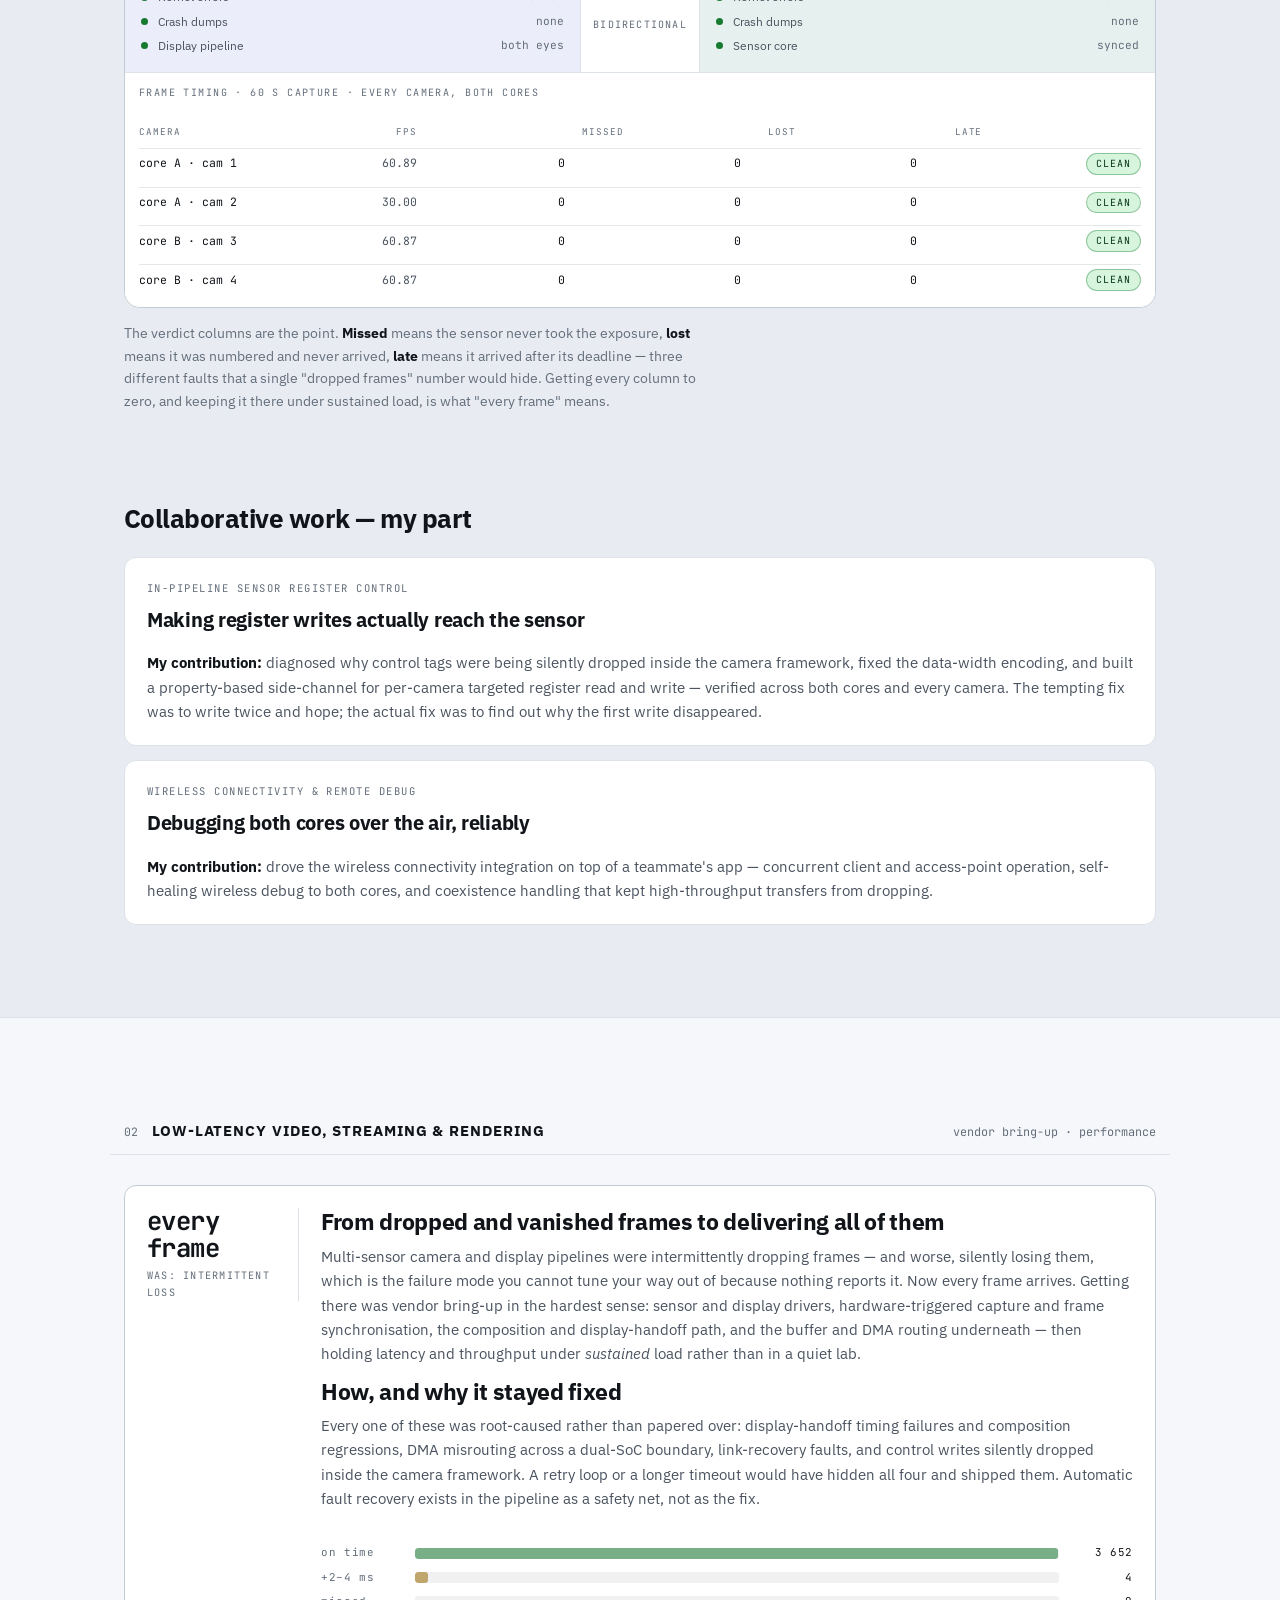
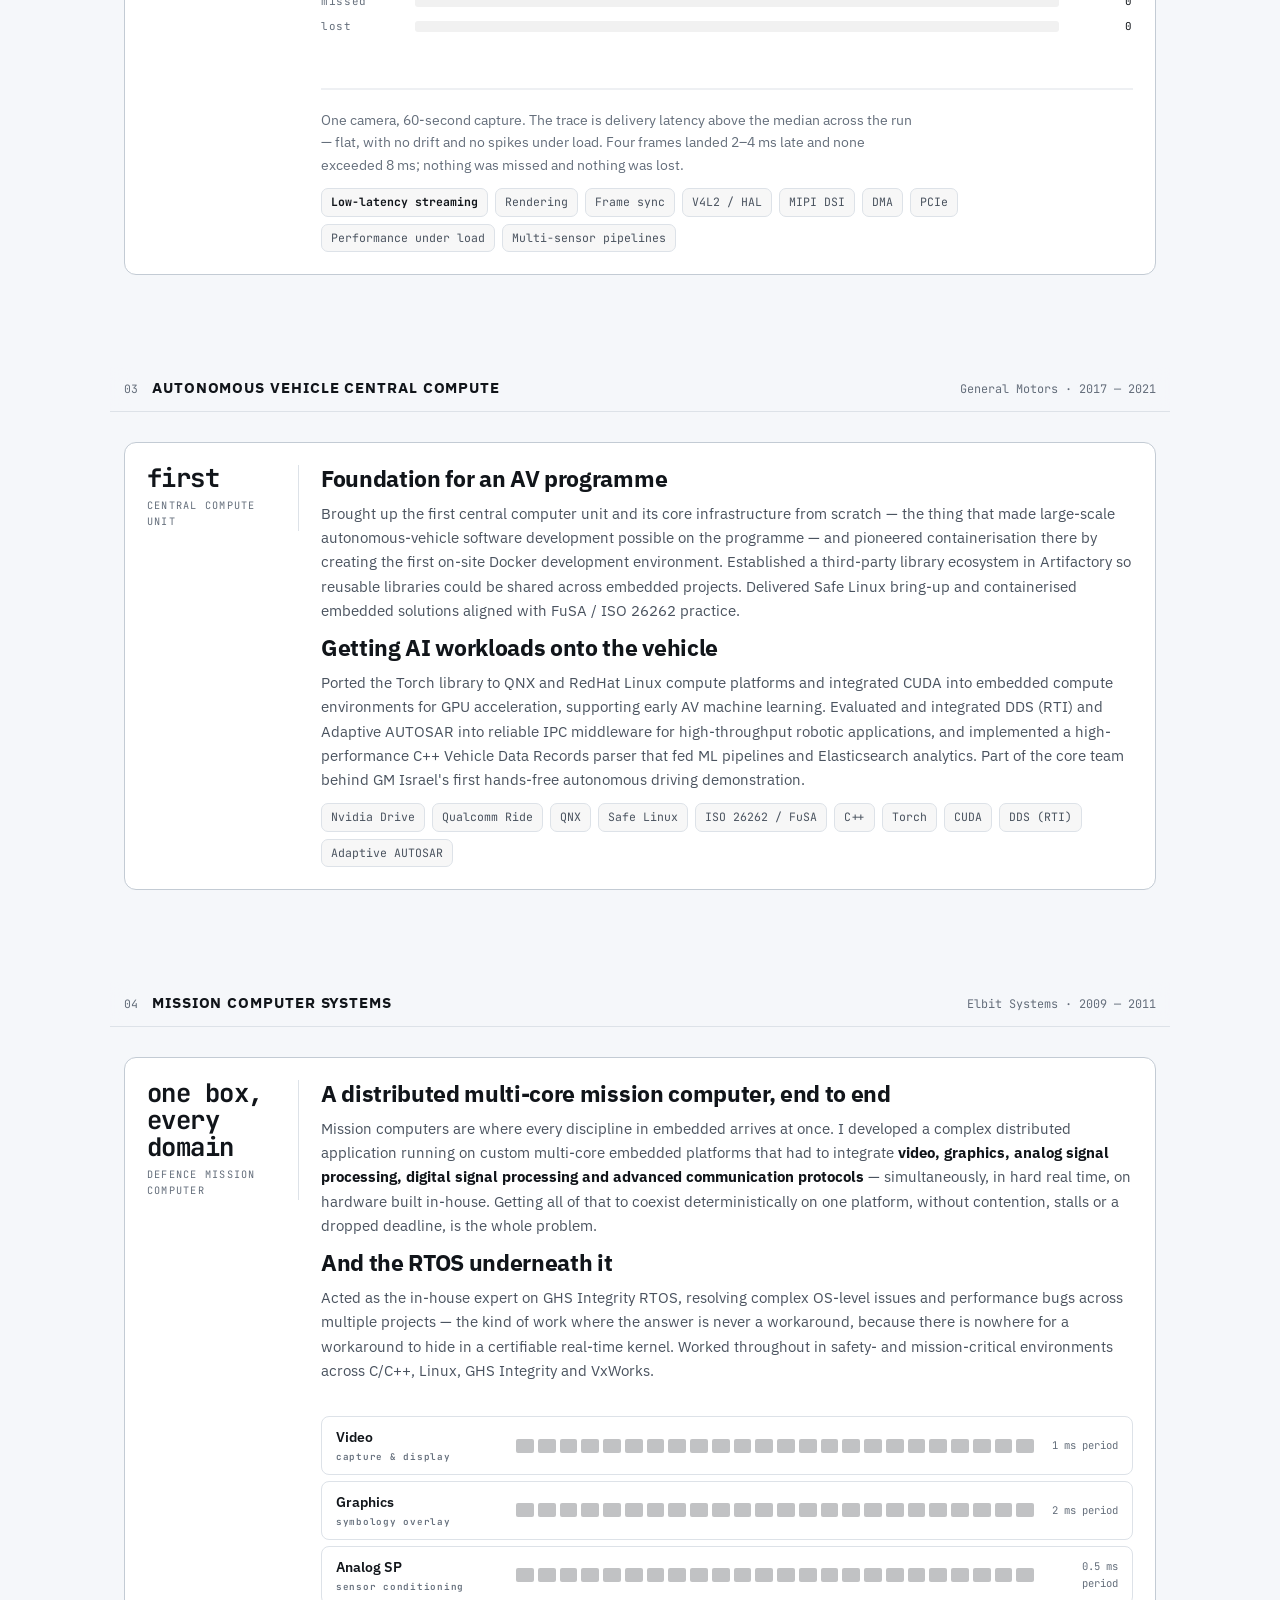
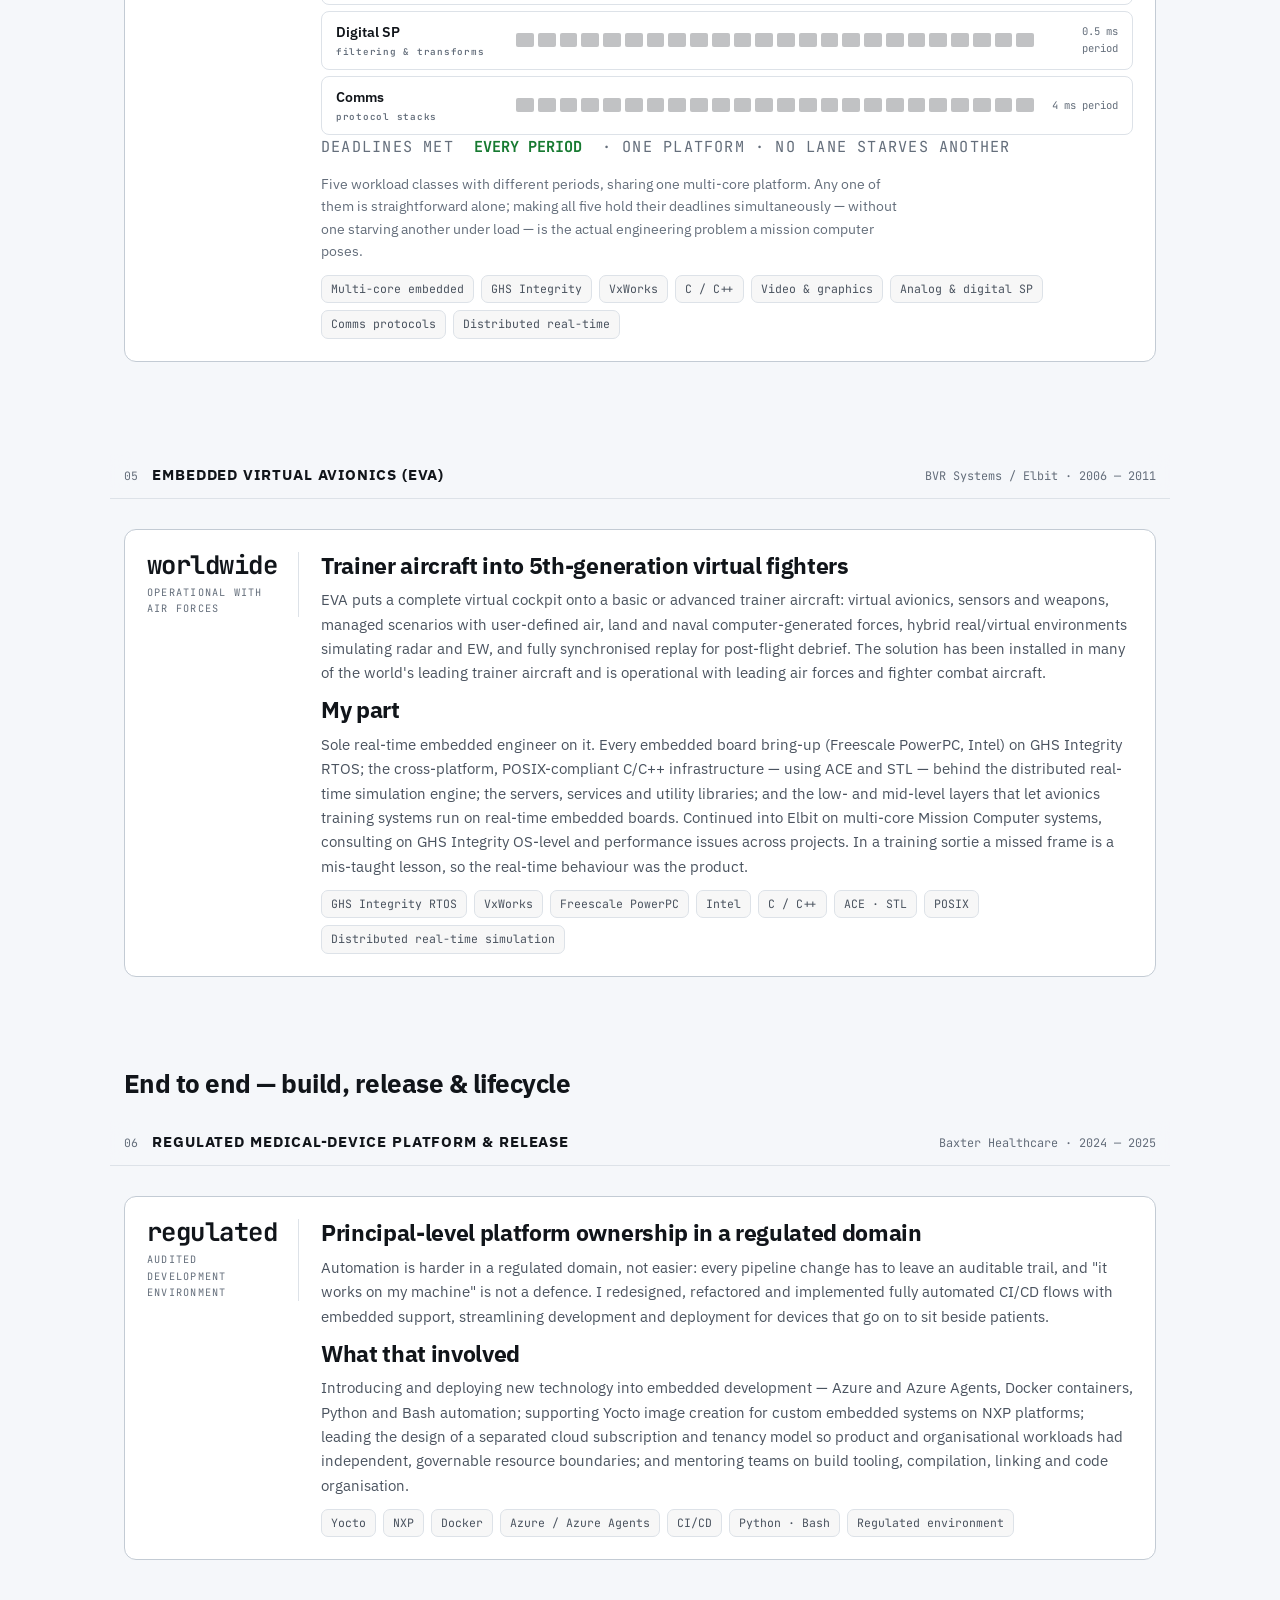
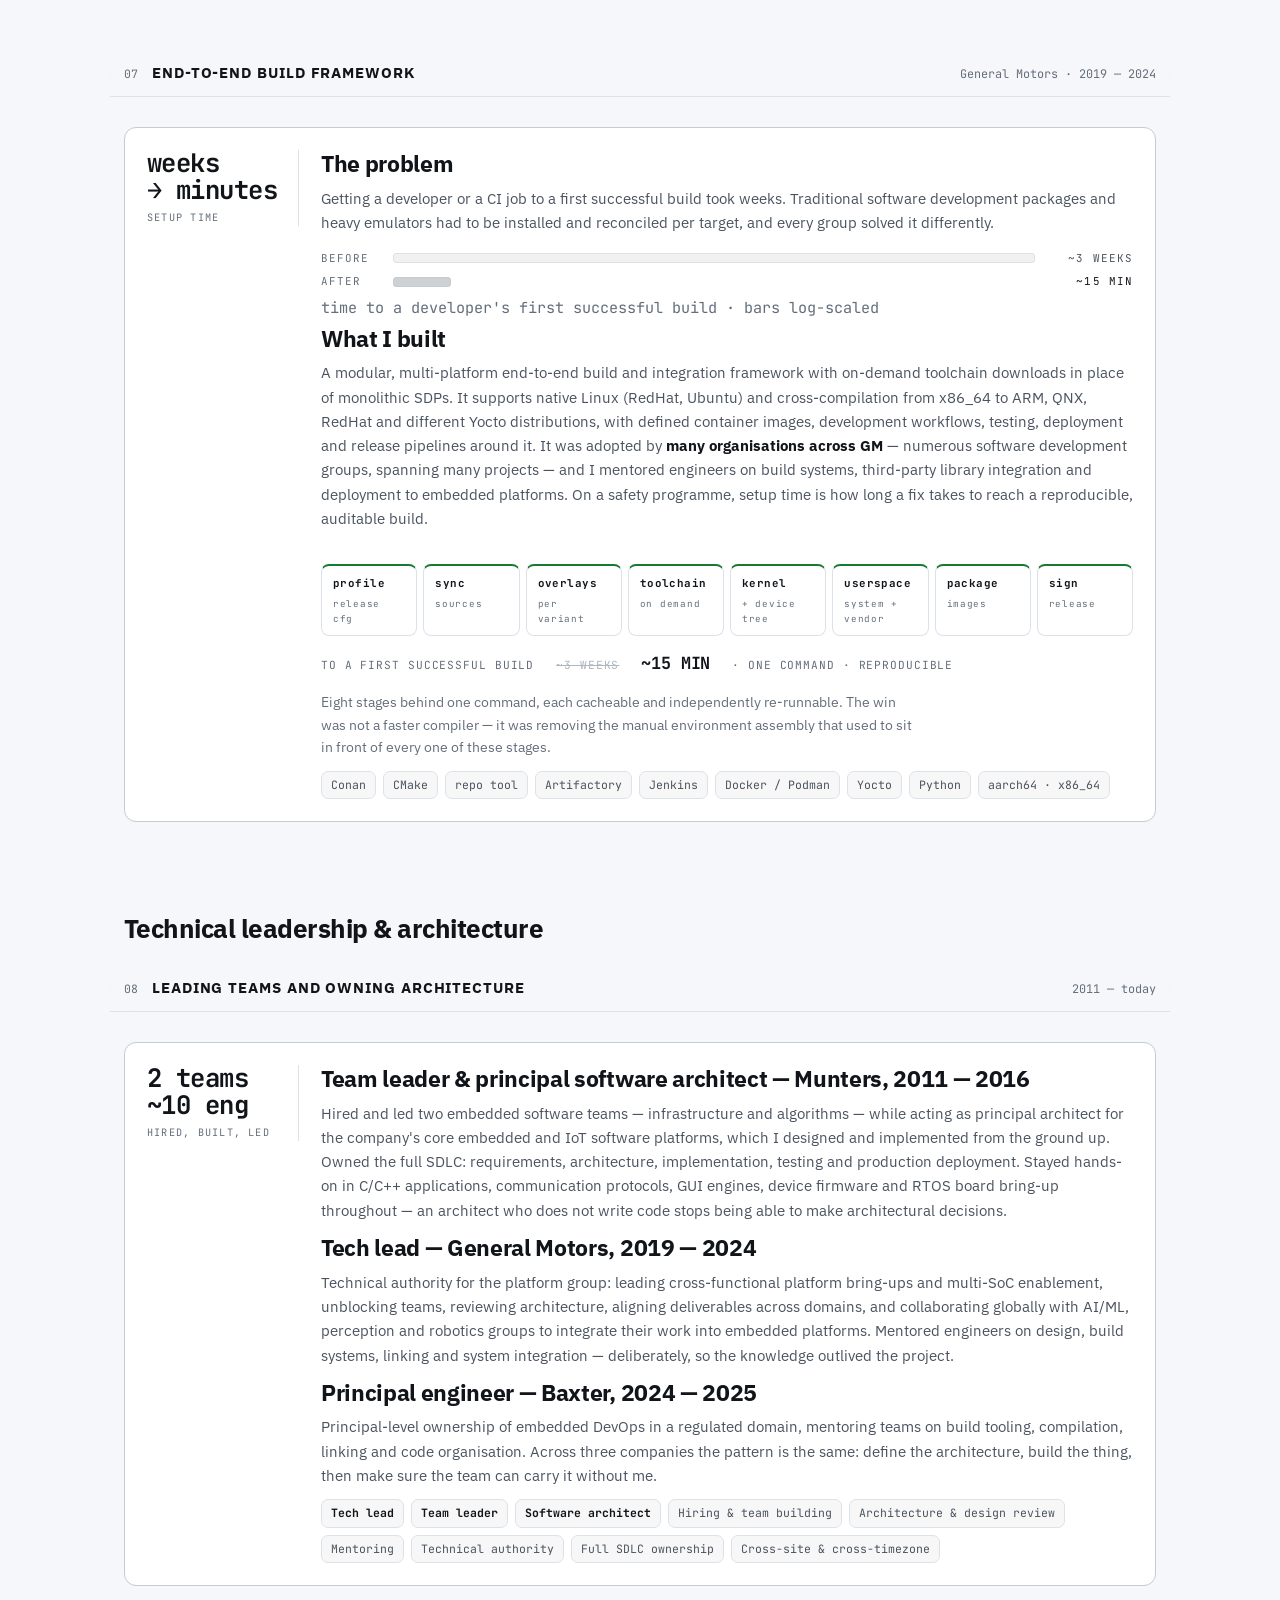
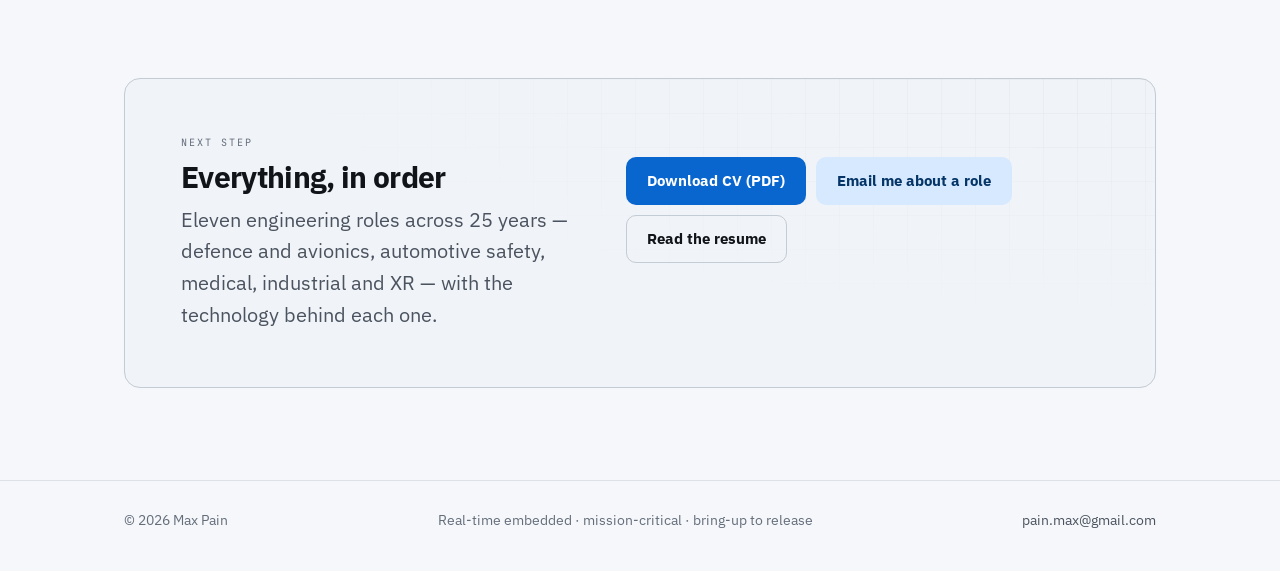
<file: projects.html>
<!DOCTYPE html>
<html lang="en">
<head>
<meta charset="utf-8">
<meta name="viewport" content="width=device-width, initial-scale=1">
<title>Case Studies — Real-Time Bring-Up, Mission Computers &amp; Low-Latency Video | Max Pain</title>
<meta name="description" content="Case studies by Max Pain — embedded virtual avionics operational with air forces, autonomous-vehicle central compute, a lossy video pipeline made lossless, dual-SoC AR glasses bring-up, an org-wide build framework, and regulated medical-device CI/CD.">
<link rel="canonical" href="https://maxim-pain.github.io/projects.html">
<meta property="og:site_name" content="Max Pain">
<meta property="og:locale" content="en_US">
<meta property="og:title" content="Case Studies — Real-Time Embedded Mission-Critical Platforms | Max Pain">
<meta property="og:description" content="Avionics operational with air forces, AV central compute, every-frame video pipelines, dual-SoC AR bring-up, and the build and release engineering behind them.">
<meta property="og:type" content="website">
<meta property="og:url" content="https://maxim-pain.github.io/projects.html">
<meta property="og:image" content="https://maxim-pain.github.io/assets/og-cover.png">
<meta property="og:image:width" content="1200">
<meta property="og:image:height" content="630">
<meta name="twitter:card" content="summary_large_image">
<meta name="twitter:image" content="https://maxim-pain.github.io/assets/og-cover.png">
<meta name="theme-color" content="#0E1116" media="(prefers-color-scheme: dark)">
<meta name="theme-color" content="#F5F7FA" media="(prefers-color-scheme: light)">
<link rel="icon" href="assets/favicon.svg" type="image/svg+xml">
<link rel="preconnect" href="https://fonts.googleapis.com">
<link rel="preconnect" href="https://fonts.gstatic.com" crossorigin>
<link href="https://fonts.googleapis.com/css2?family=IBM+Plex+Sans:wght@400;500;600;700&family=JetBrains+Mono:wght@400;500;700&display=swap" rel="stylesheet">
<link rel="stylesheet" href="assets/style.css?v=20260810102159">
<script>(function(){var r=document.documentElement;r.className+=" js";try{var t=localStorage.getItem("theme");if(t==="light"||t==="dark")r.dataset.theme=t;}catch(e){}})();</script>
</head>
<body>
<a class="skip" href="#main">Skip to content</a>

<header class="nav">
  <div class="wrap nav-inner">
    <a class="brand" href="index.html">
      <span class="mark" aria-hidden="true"><i></i><s></s><i></i></span> Max&nbsp;Pain
    </a>
    <nav class="nav-links" aria-label="Main">
      <a href="index.html">Home</a>
      <a href="projects.html" aria-current="page">Case studies</a>
      <a href="resume.html">Resume</a>
      <a href="contact.html">Contact</a>
    </nav>
    <a class="btn btn-primary btn-sm btn-cta" href="assets/Max-Pain-Resume.pdf" download>CV&nbsp;<span>(PDF)</span></a>
    <button class="theme-btn" type="button" data-theme-toggle aria-label="Switch colour theme">
      <span aria-hidden="true" data-theme-icon>◐</span>
    </button>
  </div>
</header>

<main id="main">

<section class="hero" style="padding-bottom:30px">
  <div class="wrap">
    <div class="pagebar reveal">
      <span class="pb-title">Selected work</span>
      <span class="pb-live"><i aria-hidden="true"></i>Newest first · 2025 → 2001</span>
    </div>
    <h1 class="reveal" data-delay="60" style="font-size:clamp(2.1rem,5.2vw,3.3rem)">Systems that were not allowed to fail</h1>
    <p class="slogan reveal" data-delay="90" style="font-size:clamp(1.25rem,2.6vw,1.7rem)">
      From bare metal to <span class="works">working product</span>.
    </p>
    <p class="lead reveal" data-delay="120" style="margin-top:16px">
      Newest first: the dual-SoC AR platform I own today, a video pipeline taken from losing frames
      to delivering all of them, the compute unit that made an autonomous-driving programme
      possible, a defence mission computer running video, graphics, signal processing and comms
      deterministically in one box, and the virtual-avionics infrastructure now operational with air
      forces — plus the build and release engineering that turns any of it into something an
      organisation can ship repeatedly.
    </p>
  </div>
</section>

<!-- ══════════════ PILLAR ONE ══════════════ -->
<section class="tight-top" style="padding-bottom:0">
  <div class="wrap">
    <h2 class="sub-head reveal" style="margin-top:0">Real-time embedded mission-critical platforms</h2>
  </div>
</section>

<!-- ═══════════════════════ 01 · AR GLASSES ═══════════════════════ -->
<section class="band">
  <div class="wrap">
    <div class="section-head reveal">
      <span class="idx">01</span>
      <h2>Dual-SoC AR glasses platform</h2>
      <span class="note">Snke XR · medical device · current</span>
    </div>

    <p class="lead reveal">
      Brand-new AR glasses hardware — a <strong>medical device</strong> — taken from a board that
      will not boot to a fully functional, shippable product. Two symmetric compute cores over a high-speed PCIe link, carrying one
      firmware image, flashed and booted as a single device.
    </p>

    <!-- The dual-SoC motif: mirrored cores with the inter-SoC link as a real,
         live object between them. Identity colours only — indigo A, teal B. -->
    <div class="cores reveal" data-delay="80" aria-label="Dual-SoC architecture">
      <div class="core core-a">
        <span class="lbl">Compute core A</span>
        <span class="val">Primary SoC</span>
        <span class="sub">display · cameras · connectivity</span>
      </div>
      <div class="core-link" role="img"
           aria-label="High-speed PCIe link carrying traffic in both directions between core A and core B">
        <svg class="lnk" viewBox="0 0 64 22" width="64" height="22" aria-hidden="true" focusable="false">
          <g class="lnk-track"><line x1="3" y1="7" x2="61" y2="7"/><line x1="3" y1="15" x2="61" y2="15"/></g>
          <line class="lnk-ab" x1="3" y1="7" x2="61" y2="7"/>
          <line class="lnk-ba" x1="3" y1="15" x2="61" y2="15"/>
        </svg>
        <span class="txt">PCIe<br>A ⇄ B</span>
      </div>
      <div class="core core-b">
        <span class="lbl">Compute core B</span>
        <span class="val">Secondary SoC</span>
        <span class="sub">eye-tracking · sensors</span>
      </div>
    </div>
    <p class="cores-note reveal" data-delay="120">
      Two symmetric compute cores · one firmware image · flashed and booted as a single device.
    </p>

    <!-- Boot cascade: the figure that shows the mechanism, not just a list. -->
    <figure class="bootfig reveal" data-delay="140">
      <div class="figscroll">
        <svg class="cascade" viewBox="0 0 920 236" role="img" aria-labelledby="bootTitle bootDesc">
          <title id="bootTitle">Dual-core boot cascade, power-on to signed release</title>
          <desc id="bootDesc">Power-on and low-level recovery fan out to two symmetric cores. Core A
            boots UEFI, secure-world and peripheral firmware, the Linux kernel with per-variant
            device trees, then Android system userspace. Core B boots UEFI, the DSP sensor core, its
            kernel and device tree, then vendor userspace. The PCIe link between the two cores is
            established at the kernel stage. Both lanes converge on a single signed release
            image.</desc>

          <g class="cx-wire">
            <path d="M112 118 H121 V64 H130"/><path d="M112 118 H121 V172 H130"/>
            <path d="M272 64 H286"/><path d="M428 64 H442"/><path d="M584 64 H598"/>
            <path d="M272 172 H286"/><path d="M428 172 H442"/><path d="M584 172 H598"/>
            <path d="M740 64 H749 V118 H758"/><path d="M740 172 H749 V118 H758"/>
          </g>

          <line class="cx-pcie" x1="591" y1="64" x2="591" y2="172"/>
          <text class="cx-pcielbl" x="599" y="121">PCIe</text>

          <g class="cx-ends">
            <rect x="16" y="94" width="96" height="48" rx="8"/>
            <text class="cx-k" x="64" y="114">PWR ON</text>
            <text class="cx-s" x="64" y="130">cold, first try</text>
            <rect x="758" y="94" width="146" height="48" rx="8"/>
            <text class="cx-k" x="831" y="114">SIGNED IMAGE</text>
            <text class="cx-s" x="831" y="130">one device, two cores</text>
          </g>

          <g class="cx-lane cx-a">
            <text class="cx-lbl" x="130" y="30">CORE A · PRIMARY SoC</text>
            <g class="stage"><rect x="130" y="40" width="142" height="48" rx="8"/>
              <text class="cx-n" x="140" y="60">UEFI</text><text class="cx-d" x="140" y="76">display · power init</text></g>
            <g class="stage"><rect x="286" y="40" width="142" height="48" rx="8"/>
              <text class="cx-n" x="296" y="60">SECURE FW</text><text class="cx-d" x="296" y="76">signed peripherals</text></g>
            <g class="stage"><rect x="442" y="40" width="142" height="48" rx="8"/>
              <text class="cx-n" x="452" y="60">KERNEL + DT</text><text class="cx-d" x="452" y="76">drivers, overlays</text></g>
            <g class="stage"><rect x="598" y="40" width="142" height="48" rx="8"/>
              <text class="cx-n" x="608" y="60">ANDROID</text><text class="cx-d" x="608" y="76">system, HALs, SELinux</text></g>
          </g>

          <g class="cx-lane cx-b">
            <text class="cx-lbl" x="130" y="222">CORE B · SECONDARY SoC</text>
            <g class="stage"><rect x="130" y="148" width="142" height="48" rx="8"/>
              <text class="cx-n" x="140" y="168">UEFI</text><text class="cx-d" x="140" y="184">power init</text></g>
            <g class="stage"><rect x="286" y="148" width="142" height="48" rx="8"/>
              <text class="cx-n" x="296" y="168">DSP CORE</text><text class="cx-d" x="296" y="184">sensor + audio</text></g>
            <g class="stage"><rect x="442" y="148" width="142" height="48" rx="8"/>
              <text class="cx-n" x="452" y="168">KERNEL + DT</text><text class="cx-d" x="452" y="184">eye-track, IMU</text></g>
            <g class="stage"><rect x="598" y="148" width="142" height="48" rx="8"/>
              <text class="cx-n" x="608" y="168">VENDOR</text><text class="cx-d" x="608" y="184">services, frame sync</text></g>
          </g>
        </svg>
      </div>
      <figcaption>
        Boot cascade — cold power-on to signed release. The inter-SoC PCIe link comes up at the
        kernel stage; both lanes converge on a single image. No stage is allowed to depend on a
        retry or a power cycle to succeed.
      </figcaption>
    </figure>

    <h3 class="sub-head reveal">Every layer, boot to release</h3>
    <div class="stack">
      <div class="layer reveal">
        <span class="n">L0</span>
        <div class="tag">Bootloader<span>UEFI</span></div>
        <div class="desc">Display and power init, boot-cascade debugging, recovery of unbootable units.</div>
      </div>
      <div class="layer reveal" data-delay="50">
        <span class="n">L1</span>
        <div class="tag">Low-level firmware<span>DSP · secure world</span></div>
        <div class="desc">Sensor and audio DSP, secure world, signed peripheral images, PMIC access control.</div>
      </div>
      <div class="layer reveal" data-delay="100">
        <span class="n">L2</span>
        <div class="tag">Kernel &amp; device tree<span>Linux</span></div>
        <div class="desc">Board bring-up, driver enablement, per-variant device-tree overlays.</div>
      </div>
      <div class="layer reveal" data-delay="150">
        <span class="n">L3</span>
        <div class="tag">Android userspace<span>system + vendor</span></div>
        <div class="desc">HAL integration, camera and sensor services, platform properties, SELinux.</div>
      </div>
      <div class="layer reveal" data-delay="200">
        <span class="n">L4</span>
        <div class="tag">Build &amp; release<span>pipeline</span></div>
        <div class="desc">Containerised reproducible builds, artifact pipeline, signed release images.</div>
      </div>
    </div>

    <h3 class="sub-head reveal">Subsystems brought up</h3>
    <div class="chips reveal" style="margin-bottom:18px">
      <span class="chip chip-main">core A · primary SoC</span>
      <span class="chip chip-sub">core B · secondary SoC</span>
      <span class="chip chip-both">both cores</span>
    </div>

    <div class="grid g3">
      <div class="card sub-card reveal">
        <h3>Display</h3>
        <p class="muted" style="font-size:.86rem;margin:2px 0 0">Microdisplays, one per eye</p>
        <ul>
          <li>Brought up both microdisplays through a per-eye bridge and LED driver</li>
          <li>Fixed display-handoff timing failures and composition regressions</li>
          <li>Converged both eyes onto one correct pipeline</li>
        </ul>
        <div class="chips">
          <span class="chip chip-main">core A</span>
          <span class="chip">MIPI DSI</span>
        </div>
      </div>

      <div class="card sub-card reveal" data-delay="70">
        <h3>Cameras</h3>
        <p class="muted" style="font-size:.86rem;margin:2px 0 0">Multi-sensor array across both cores</p>
        <ul>
          <li>Sensor drivers plus hardware-triggered frame sync</li>
          <li>Real-time pipeline delivering every frame under load</li>
          <li>Automatic fault recovery as a safety net, not as the fix</li>
        </ul>
        <div class="chips">
          <span class="chip chip-both">both cores</span>
          <span class="chip">V4L2 / HAL</span>
        </div>
      </div>

      <div class="card sub-card reveal" data-delay="140">
        <h3>Inter-SoC link</h3>
        <p class="muted" style="font-size:.86rem;margin:2px 0 0">PCIe, high-speed</p>
        <ul>
          <li>Cross-core networking and remote debug</li>
          <li>Root-caused DMA misrouting and link-recovery faults</li>
          <li>Coordinated dual-core boot and deploy</li>
        </ul>
        <div class="chips">
          <span class="chip chip-both">both cores</span>
          <span class="chip">PCIe</span><span class="chip">DMA</span>
        </div>
      </div>

      <div class="card sub-card reveal">
        <h3>Sensors</h3>
        <p class="muted" style="font-size:.86rem;margin:2px 0 0">DSP sensor core</p>
        <ul>
          <li>IMU, ambient light, magnetometer and temperature</li>
          <li>Custom virtual sensors</li>
          <li>Camera-to-IMU time synchronisation</li>
        </ul>
        <div class="chips">
          <span class="chip chip-sub">core B</span>
          <span class="chip">DSP</span>
        </div>
      </div>

      <div class="card sub-card reveal" data-delay="70">
        <h3>Power &amp; audio</h3>
        <p class="muted" style="font-size:.86rem;margin:2px 0 0">Rails and codecs</p>
        <ul>
          <li>PMIC bring-up; resolved boot-halting power faults</li>
          <li>Brownout detection and protection</li>
          <li>Speaker and microphone audio path</li>
        </ul>
        <div class="chips">
          <span class="chip chip-both">both cores</span>
          <span class="chip">PMIC</span>
        </div>
      </div>

      <div class="card sub-card reveal" data-delay="140">
        <h3>Wireless &amp; connectivity</h3>
        <p class="muted" style="font-size:.86rem;margin:2px 0 0">WiFi, per core</p>
        <ul>
          <li>Concurrent client and access-point operation</li>
          <li>Self-healing wireless debug to both cores</li>
          <li>Coexistence handling so high-throughput transfers hold</li>
        </ul>
        <div class="chips">
          <span class="chip chip-both">both cores</span>
          <span class="chip">WiFi</span>
        </div>
      </div>

      <div class="card sub-card reveal">
        <h3>Tooling</h3>
        <p class="muted" style="font-size:.86rem;margin:2px 0 0">Build system and test fleet</p>
        <ul>
          <li>Layered device-tree and overlay build system</li>
          <li>Desktop DevTools app driving the whole test fleet</li>
          <li>On-device C++ camera and sensor service, SDK and viewer</li>
        </ul>
        <div class="chips">
          <span class="chip">C++</span><span class="chip">Electron</span><span class="chip">CI</span>
        </div>
      </div>
    </div>

    <p class="lead reveal" style="margin-top:22px">
      Seven subsystems, two SoCs, one image. The breadth is the point: display, cameras, sensors,
      power, audio, wireless and the inter-SoC link all have to come up together and stay up
      together, because a user wearing the device cannot power-cycle their way out of a bad state.
    </p>



    <h3 class="sub-head reveal">Every path, measured</h3>
    <p class="lead reveal" style="margin-bottom:18px">
      Wired, wireless and relayed routes to both cores, each measured for throughput and round-trip
      time rather than assumed. Knowing which path is the slow one is what stops a team from blaming
      a driver for a network problem. Representative panel — no addresses or device detail.
    </p>

    <figure class="reveal">
      <div class="figscroll">
        <svg class="topo" viewBox="0 0 720 300" role="img" aria-labelledby="topoT topoD">
          <title id="topoT">Host to dual-core connectivity paths</title>
          <desc id="topoD">The host reaches core A over a wired link and over the air. Core B is
            reached over the air directly, over the inter-SoC link from core A, and through a
            userspace relay, which is the slowest of the routes.</desc>

          <!-- direct links, drawn straight along the node row -->
          <path class="ed ed-wired" d="M160 76 H290"/>
          <path class="ed ed-wired" d="M440 76 H560"/>

          <!-- orthogonal lanes: one route per lane, no crossings -->
          <path class="ed ed-air"   d="M100 112 V162 H366 V112"/>
          <path class="ed ed-air"   d="M60 112 V206 H628 V112"/>
          <path class="ed ed-relay" d="M140 112 V250 H596 V112"/>

          <g class="lab">
            <rect class="elb" x="182" y="60" width="86" height="15" rx="4"/>
            <text class="el" x="225" y="71">wired · fast</text>
            <rect class="elb" x="452" y="60" width="116" height="15" rx="4"/>
            <text class="el" x="510" y="71">inter-SoC · fastest</text>
            <rect class="elb" x="184" y="145" width="94" height="15" rx="4"/>
            <text class="el" x="231" y="156">air · to core A</text>
            <rect class="elb" x="300" y="189" width="94" height="15" rx="4"/>
            <text class="el" x="347" y="200">air · to core B</text>
            <rect class="elb" x="286" y="233" width="130" height="15" rx="4"/>
            <text class="el" x="351" y="244">relay · slowest path</text>
          </g>

          <g class="nd"><rect x="20" y="40" width="140" height="72" rx="10"/>
            <text class="nn" x="90" y="70">HOST</text>
            <text class="ns" x="90" y="88">workstation</text>
            <text class="ns" x="90" y="101">wired + radio</text></g>
          <g class="nd is-a"><rect x="290" y="40" width="150" height="72" rx="10"/>
            <text class="nn" x="365" y="70">CORE A</text>
            <text class="ns" x="365" y="88">primary SoC</text>
            <text class="ns" x="365" y="101">access point</text></g>
          <g class="nd is-b"><rect x="560" y="40" width="140" height="72" rx="10"/>
            <text class="nn" x="630" y="70">CORE B</text>
            <text class="ns" x="630" y="88">secondary SoC</text>
            <text class="ns" x="630" y="101">via link or air</text></g>
        </svg>
      </div>
      <div class="topo-key" aria-hidden="true">
        <span class="w"><i></i> wired / inter-SoC</span>
        <span class="a"><i></i> wireless</span>
        <span class="r"><i></i> relayed — avoid for bulk</span>
      </div>
      <figcaption>
        Five routes to two cores. The relay works but is the softest path, so bulk transfers are
        steered onto the wired and routed links — a decision you can only make once every lane has
        a measured number against it.
      </figcaption>
    </figure>

    <h3 class="sub-head reveal">The console I built for the fleet</h3>
    <p class="lead reveal" style="margin-bottom:20px">
      Bring-up is guesswork without honest telemetry, so the operator console came first. It drives
      the whole test fleet: both cores side by side, the inter-SoC link as a live object between
      them, per-camera frame-timing verdicts, wireless and USB path diagnostics, flashing and
      release provisioning. This is a representative panel rebuilt for the web — synthetic values,
      no device or platform detail.
    </p>

    <figure class="reveal">
      <div class="dt">
        <div class="dt-bar">
          <span class="dt-title">Fleet console</span>
          <span>devices 2 · usb + wireless</span>
          <span class="dt-live"><i aria-hidden="true"></i> live</span>
        </div>

        <div class="dt-body">
          <div class="dt-soc is-a">
            <h4>Core A · primary</h4>
            <div class="dt-tiles">
              <div class="dt-tile is-ok"><span class="k">temp</span><span class="v">61.4°</span><svg class="wave" viewBox="0 0 64 14" preserveAspectRatio="none" aria-hidden="true"><polyline points="0,3.9 4,9.9 8,9.2 12,4.9 16,7.0 20,6.6 24,8.3 28,9.4 32,3.6 36,3.0 40,9.8 44,6.4 48,9.2 52,2.8 56,6.5 60,8.9 64,3.9 68,9.9 72,9.2 76,4.9 80,7.0 84,6.6 88,8.3 92,9.4 96,3.6 100,3.0 104,9.8 108,6.4 112,9.2 116,2.8 120,6.5 124,8.9 128,3.9"/></svg></div>
              <div class="dt-tile is-warn"><span class="k">cpu load</span><span class="v">56%</span><svg class="wave" viewBox="0 0 64 14" preserveAspectRatio="none" aria-hidden="true"><polyline points="0,10.8 4,10.8 8,3.3 12,3.5 16,9.8 20,9.0 24,8.4 28,5.4 32,7.9 36,7.9 40,7.7 44,4.1 48,6.4 52,6.1 56,8.9 60,11.2 64,10.8 68,10.8 72,3.3 76,3.5 80,9.8 84,9.0 88,8.4 92,5.4 96,7.9 100,7.9 104,7.7 108,4.1 112,6.4 116,6.1 120,8.9 124,11.2 128,10.8"/></svg></div>
              <div class="dt-tile is-ok"><span class="k">memory</span><span class="v">20%</span><svg class="wave" viewBox="0 0 64 14" preserveAspectRatio="none" aria-hidden="true"><polyline points="0,4.8 4,7.4 8,5.9 12,7.9 16,8.1 20,3.4 24,2.9 28,9.8 32,5.0 36,4.8 40,11.2 44,6.8 48,9.8 52,6.8 56,8.2 60,4.1 64,4.8 68,7.4 72,5.9 76,7.9 80,8.1 84,3.4 88,2.9 92,9.8 96,5.0 100,4.8 104,11.2 108,6.8 112,9.8 116,6.8 120,8.2 124,4.1 128,4.8"/></svg></div>
              <div class="dt-tile is-ok"><span class="k">cam trigger</span><span class="v">60.9 Hz</span><svg class="wave" viewBox="0 0 64 14" preserveAspectRatio="none" aria-hidden="true"><polyline points="0,4.8 4,3.7 8,6.1 12,4.1 16,3.4 20,6.2 24,10.5 28,9.5 32,9.2 36,4.7 40,7.3 44,5.1 48,4.3 52,3.7 56,4.6 60,10.6 64,4.8 68,3.7 72,6.1 76,4.1 80,3.4 84,6.2 88,10.5 92,9.5 96,9.2 100,4.7 104,7.3 108,5.1 112,4.3 116,3.7 120,4.6 124,10.6 128,4.8"/></svg></div>
            </div>
            <div class="dt-rows">
              <div class="dt-row is-ok"><i aria-hidden="true"></i><span>Boot completed</span><span class="rv">first try</span></div>
              <div class="dt-row is-ok"><i aria-hidden="true"></i><span>Kernel errors</span><span class="rv">0 new</span></div>
              <div class="dt-row is-ok"><i aria-hidden="true"></i><span>Crash dumps</span><span class="rv">none</span></div>
              <div class="dt-row is-ok"><i aria-hidden="true"></i><span>Display pipeline</span><span class="rv">both eyes</span></div>
            </div>
          </div>

          <div class="dt-link" role="img" aria-label="Inter-SoC PCIe link, up, carrying traffic in both directions">
            <span class="lbl">inter-SoC<br>link</span>
            <svg class="lnk" viewBox="0 0 64 22" width="64" height="22" aria-hidden="true" focusable="false">
              <g class="lnk-track"><line x1="3" y1="7" x2="61" y2="7"/><line x1="3" y1="15" x2="61" y2="15"/></g>
              <line class="lnk-ab" x1="3" y1="7" x2="61" y2="7"/>
              <line class="lnk-ba" x1="3" y1="15" x2="61" y2="15"/>
            </svg>
            <span class="rate">up</span>
            <span class="lbl">bidirectional</span>
          </div>

          <div class="dt-soc is-b">
            <h4>Core B · secondary</h4>
            <div class="dt-tiles">
              <div class="dt-tile is-ok"><span class="k">temp</span><span class="v">55.8°</span><svg class="wave" viewBox="0 0 64 14" preserveAspectRatio="none" aria-hidden="true"><polyline points="0,8.0 4,9.0 8,9.5 12,10.7 16,9.0 20,10.5 24,3.0 28,6.7 32,10.7 36,8.3 40,10.4 44,3.8 48,6.7 52,4.9 56,7.4 60,7.6 64,8.0 68,9.0 72,9.5 76,10.7 80,9.0 84,10.5 88,3.0 92,6.7 96,10.7 100,8.3 104,10.4 108,3.8 112,6.7 116,4.9 120,7.4 124,7.6 128,8.0"/></svg></div>
              <div class="dt-tile is-warn"><span class="k">cpu load</span><span class="v">61%</span><svg class="wave" viewBox="0 0 64 14" preserveAspectRatio="none" aria-hidden="true"><polyline points="0,9.5 4,9.7 8,6.9 12,5.0 16,2.8 20,8.4 24,6.8 28,9.2 32,5.9 36,9.3 40,5.1 44,9.5 48,8.9 52,6.3 56,7.3 60,8.5 64,9.5 68,9.7 72,6.9 76,5.0 80,2.8 84,8.4 88,6.8 92,9.2 96,5.9 100,9.3 104,5.1 108,9.5 112,8.9 116,6.3 120,7.3 124,8.5 128,9.5"/></svg></div>
              <div class="dt-tile is-ok"><span class="k">memory</span><span class="v">13%</span><svg class="wave" viewBox="0 0 64 14" preserveAspectRatio="none" aria-hidden="true"><polyline points="0,5.5 4,4.1 8,8.3 12,3.4 16,7.3 20,5.9 24,3.3 28,7.1 32,3.1 36,6.4 40,3.4 44,3.6 48,6.4 52,9.7 56,3.8 60,4.7 64,5.5 68,4.1 72,8.3 76,3.4 80,7.3 84,5.9 88,3.3 92,7.1 96,3.1 100,6.4 104,3.4 108,3.6 112,6.4 116,9.7 120,3.8 124,4.7 128,5.5"/></svg></div>
              <div class="dt-tile is-ok"><span class="k">cam trigger</span><span class="v">60.9 Hz</span><svg class="wave" viewBox="0 0 64 14" preserveAspectRatio="none" aria-hidden="true"><polyline points="0,4.7 4,10.9 8,3.9 12,8.7 16,3.5 20,4.9 24,11.2 28,4.6 32,8.2 36,6.7 40,6.6 44,7.0 48,4.4 52,9.8 56,3.6 60,4.8 64,4.7 68,10.9 72,3.9 76,8.7 80,3.5 84,4.9 88,11.2 92,4.6 96,8.2 100,6.7 104,6.6 108,7.0 112,4.4 116,9.8 120,3.6 124,4.8 128,4.7"/></svg></div>
            </div>
            <div class="dt-rows">
              <div class="dt-row is-ok"><i aria-hidden="true"></i><span>Boot completed</span><span class="rv">first try</span></div>
              <div class="dt-row is-ok"><i aria-hidden="true"></i><span>Kernel errors</span><span class="rv">0 new</span></div>
              <div class="dt-row is-ok"><i aria-hidden="true"></i><span>Crash dumps</span><span class="rv">none</span></div>
              <div class="dt-row is-ok"><i aria-hidden="true"></i><span>Sensor core</span><span class="rv">synced</span></div>
            </div>
          </div>
        </div>

        <div class="dt-frames">
          <p class="hd">Frame timing · 60 s capture · every camera, both cores</p>
          <div class="dt-cols">
            <span>camera</span><span>fps</span><span>missed</span><span>lost</span><span>late</span><span></span>
          </div>
          <div class="dt-cam"><span class="nm">core A · cam 1</span><span>60.89</span><span class="zero">0</span><span class="zero">0</span><span class="zero">0</span><span class="verdict">clean</span></div>
          <div class="dt-cam"><span class="nm">core A · cam 2</span><span>30.00</span><span class="zero">0</span><span class="zero">0</span><span class="zero">0</span><span class="verdict">clean</span></div>
          <div class="dt-cam"><span class="nm">core B · cam 3</span><span>60.87</span><span class="zero">0</span><span class="zero">0</span><span class="zero">0</span><span class="verdict">clean</span></div>
          <div class="dt-cam"><span class="nm">core B · cam 4</span><span>60.87</span><span class="zero">0</span><span class="zero">0</span><span class="zero">0</span><span class="verdict">clean</span></div>
        </div>
      </div>
      <figcaption>
        The verdict columns are the point. <strong>Missed</strong> means the sensor never took the
        exposure, <strong>lost</strong> means it was numbered and never arrived, <strong>late</strong>
        means it arrived after its deadline — three different faults that a single "dropped frames"
        number would hide. Getting every column to zero, and keeping it there under sustained load,
        is what "every frame" means.
      </figcaption>
    </figure>

    <h3 class="sub-head reveal">Collaborative work — my part</h3>
    <div class="part">
      <div class="card reveal">
        <p class="tagline">In-pipeline sensor register control</p>
        <h3>Making register writes actually reach the sensor</h3>
        <p>
          <span class="mine">My contribution:</span> diagnosed why control tags were being silently
          dropped inside the camera framework, fixed the data-width encoding, and built a
          property-based side-channel for per-camera targeted register read and write — verified
          across both cores and every camera. The tempting fix was to write twice and hope; the
          actual fix was to find out why the first write disappeared.
        </p>
      </div>
      <div class="card reveal" data-delay="80">
        <p class="tagline">Wireless connectivity &amp; remote debug</p>
        <h3>Debugging both cores over the air, reliably</h3>
        <p>
          <span class="mine">My contribution:</span> drove the wireless connectivity integration on
          top of a teammate's app — concurrent client and access-point operation, self-healing
          wireless debug to both cores, and coexistence handling that kept high-throughput transfers
          from dropping.
        </p>
      </div>
    </div>
  </div>
</section>

<!-- ═══════════════════════ 02 · VIDEO & LATENCY ═══════════════════════ -->
<section class="tight-top">
  <div class="wrap">
    <div class="section-head reveal">
      <span class="idx">02</span>
      <h2>Low-latency video, streaming &amp; rendering</h2>
      <span class="note">vendor bring-up · performance</span>
    </div>

    <div class="ach reveal">
      <div class="metric">
        <span class="big">every<br>frame</span>
        <span class="cap">was: intermittent loss</span>
      </div>
      <div>
        <h3>From dropped and vanished frames to delivering all of them</h3>
        <p style="margin-bottom:12px">
          Multi-sensor camera and display pipelines were intermittently dropping frames — and worse,
          silently losing them, which is the failure mode you cannot tune your way out of because
          nothing reports it. Now every frame arrives. Getting there was vendor bring-up in the
          hardest sense: sensor and display drivers, hardware-triggered capture and frame
          synchronisation, the composition and display-handoff path, and the buffer and DMA routing
          underneath — then holding latency and throughput under <em>sustained</em> load rather than
          in a quiet lab.
        </p>
        <h3>How, and why it stayed fixed</h3>
        <p>
          Every one of these was root-caused rather than papered over: display-handoff timing
          failures and composition regressions, DMA misrouting across a dual-SoC boundary,
          link-recovery faults, and control writes silently dropped inside the camera framework. A
          retry loop or a longer timeout would have hidden all four and shipped them. Automatic
          fault recovery exists in the pipeline as a safety net, not as the fix.
        </p>

        <figure>
          <div class="dist">
            <div class="dist-row">
              <span class="k">on time</span>
              <span class="b"><i style="--w:99.9%"></i></span>
              <span class="v">3 652</span>
            </div>
            <div class="dist-row is-edge">
              <span class="k">+2–4 ms</span>
              <span class="b"><i style="--w:2%"></i></span>
              <span class="v">4</span>
            </div>
            <div class="dist-row">
              <span class="k">missed</span>
              <span class="b"><i style="--w:0%"></i></span>
              <span class="v">0</span>
            </div>
            <div class="dist-row">
              <span class="k">lost</span>
              <span class="b"><i style="--w:0%"></i></span>
              <span class="v">0</span>
            </div>
          </div>
          <svg class="trace" viewBox="0 0 600 46" preserveAspectRatio="none" role="img"
               aria-label="Delivery latency above the median stays flat across the whole capture, with no drift or spikes.">
            <line class="tb" x1="0" y1="40" x2="600" y2="40"/>
            <polyline class="tl" pathLength="1" points="0,31 12,29 24,33 36,28 48,32 60,30 72,34 84,29 96,31 108,27 120,33 132,30 144,28 156,32 168,31 180,26 192,30 204,33 216,29 228,31 240,28 252,32 264,30 276,34 288,29 300,31 312,27 324,30 336,33 348,29 360,32 372,30 384,28 396,31 408,33 420,29 432,30 444,32 456,28 468,31 480,30 492,33 504,29 516,31 528,28 540,32 552,30 564,29 576,31 588,30 600,31"/>
          </svg>
          <figcaption>
            One camera, 60-second capture. The trace is delivery latency above the median across the
            run — flat, with no drift and no spikes under load. Four frames landed 2–4 ms late and
            none exceeded 8 ms; nothing was missed and nothing was lost.
          </figcaption>
        </figure>
        <div class="chips">
          <span class="chip"><b>Low-latency streaming</b></span>
          <span class="chip">Rendering</span><span class="chip">Frame sync</span>
          <span class="chip">V4L2 / HAL</span><span class="chip">MIPI DSI</span>
          <span class="chip">DMA</span><span class="chip">PCIe</span>
          <span class="chip">Performance under load</span>
          <span class="chip">Multi-sensor pipelines</span>
        </div>
      </div>
    </div>
  </div>
</section>

<!-- ═══════════════════════ 03 · AV COMPUTE ═══════════════════════ -->
<section class="tight-top">
  <div class="wrap">
    <div class="section-head reveal">
      <span class="idx">03</span>
      <h2>Autonomous vehicle central compute</h2>
      <span class="note">General Motors · 2017 — 2021</span>
    </div>

    <div class="ach reveal">
      <div class="metric">
        <span class="big">first</span>
        <span class="cap">central compute unit</span>
      </div>
      <div>
        <h3>Foundation for an AV programme</h3>
        <p style="margin-bottom:12px">
          Brought up the first central computer unit and its core infrastructure from scratch — the
          thing that made large-scale autonomous-vehicle software development possible on the
          programme — and pioneered containerisation there by creating the first on-site Docker
          development environment. Established a third-party library ecosystem in Artifactory so
          reusable libraries could be shared across embedded projects. Delivered Safe Linux bring-up
          and containerised embedded solutions aligned with FuSA / ISO 26262 practice.
        </p>
        <h3>Getting AI workloads onto the vehicle</h3>
        <p>
          Ported the Torch library to QNX and RedHat Linux compute platforms and integrated CUDA
          into embedded compute environments for GPU acceleration, supporting early AV machine
          learning. Evaluated and integrated DDS (RTI) and Adaptive AUTOSAR into reliable IPC
          middleware for high-throughput robotic applications, and implemented a high-performance
          C++ Vehicle Data Records parser that fed ML pipelines and Elasticsearch analytics. Part of
          the core team behind GM Israel's first hands-free autonomous driving demonstration.
        </p>
        <div class="chips">
          <span class="chip">Nvidia Drive</span><span class="chip">Qualcomm Ride</span>
          <span class="chip">QNX</span><span class="chip">Safe Linux</span>
          <span class="chip">ISO 26262 / FuSA</span><span class="chip">C++</span>
          <span class="chip">Torch</span><span class="chip">CUDA</span>
          <span class="chip">DDS (RTI)</span><span class="chip">Adaptive AUTOSAR</span>
        </div>
      </div>
    </div>
  </div>
</section>

<!-- ═══════════════════════ 04 · MISSION COMPUTER ═══════════════════════ -->
<section class="tight-top">
  <div class="wrap">
    <div class="section-head reveal">
      <span class="idx">04</span>
      <h2>Mission Computer systems</h2>
      <span class="note">Elbit Systems · 2009 — 2011</span>
    </div>

    <div class="ach reveal">
      <div class="metric">
        <span class="big">one box,<br>every domain</span>
        <span class="cap">defence mission computer</span>
      </div>
      <div>
        <h3>A distributed multi-core mission computer, end to end</h3>
        <p style="margin-bottom:12px">
          Mission computers are where every discipline in embedded arrives at once. I developed a
          complex distributed application running on custom multi-core embedded platforms that had
          to integrate <strong>video, graphics, analog signal processing, digital signal
          processing and advanced communication protocols</strong> — simultaneously, in hard
          real time, on hardware built in-house. Getting all of that to coexist deterministically
          on one platform, without contention, stalls or a dropped deadline, is the whole problem.
        </p>
        <h3>And the RTOS underneath it</h3>
        <p>
          Acted as the in-house expert on GHS Integrity RTOS, resolving complex OS-level issues and
          performance bugs across multiple projects — the kind of work where the answer is never a
          workaround, because there is nowhere for a workaround to hide in a certifiable real-time
          kernel. Worked throughout in safety- and mission-critical environments across C/C++,
          Linux, GHS Integrity and VxWorks.
        </p>

        <figure>
          <div class="cnt">
            <div class="cnt-w">
              <span class="nm">Video<small>capture &amp; display</small></span>
              <span class="lane" aria-hidden="true"><i></i><i></i><i></i><i></i><i></i><i></i><i></i><i></i><i></i><i></i><i></i><i></i><i></i><i></i><i></i><i></i><i></i><i></i><i></i><i></i><i></i><i></i><i></i><i></i></span>
              <span class="md">1 ms period</span>
            </div>
            <div class="cnt-w">
              <span class="nm">Graphics<small>symbology overlay</small></span>
              <span class="lane" aria-hidden="true"><i></i><i></i><i></i><i></i><i></i><i></i><i></i><i></i><i></i><i></i><i></i><i></i><i></i><i></i><i></i><i></i><i></i><i></i><i></i><i></i><i></i><i></i><i></i><i></i></span>
              <span class="md">2 ms period</span>
            </div>
            <div class="cnt-w">
              <span class="nm">Analog SP<small>sensor conditioning</small></span>
              <span class="lane" aria-hidden="true"><i></i><i></i><i></i><i></i><i></i><i></i><i></i><i></i><i></i><i></i><i></i><i></i><i></i><i></i><i></i><i></i><i></i><i></i><i></i><i></i><i></i><i></i><i></i><i></i></span>
              <span class="md">0.5 ms period</span>
            </div>
            <div class="cnt-w">
              <span class="nm">Digital SP<small>filtering &amp; transforms</small></span>
              <span class="lane" aria-hidden="true"><i></i><i></i><i></i><i></i><i></i><i></i><i></i><i></i><i></i><i></i><i></i><i></i><i></i><i></i><i></i><i></i><i></i><i></i><i></i><i></i><i></i><i></i><i></i><i></i></span>
              <span class="md">0.5 ms period</span>
            </div>
            <div class="cnt-w">
              <span class="nm">Comms<small>protocol stacks</small></span>
              <span class="lane" aria-hidden="true"><i></i><i></i><i></i><i></i><i></i><i></i><i></i><i></i><i></i><i></i><i></i><i></i><i></i><i></i><i></i><i></i><i></i><i></i><i></i><i></i><i></i><i></i><i></i><i></i></span>
              <span class="md">4 ms period</span>
            </div>
          </div>
          <p class="cnt-foot">
            <span>deadlines met</span><b>every period</b>
            <span>· one platform · no lane starves another</span>
          </p>
          <figcaption>
            Five workload classes with different periods, sharing one multi-core platform. Any one of
            them is straightforward alone; making all five hold their deadlines simultaneously —
            without one starving another under load — is the actual engineering problem a mission
            computer poses.
          </figcaption>
        </figure>
        <div class="chips">
          <span class="chip">Multi-core embedded</span><span class="chip">GHS Integrity</span>
          <span class="chip">VxWorks</span><span class="chip">C / C++</span>
          <span class="chip">Video &amp; graphics</span><span class="chip">Analog &amp; digital SP</span>
          <span class="chip">Comms protocols</span><span class="chip">Distributed real-time</span>
        </div>
      </div>
    </div>
  </div>
</section>

<!-- ═══════════════════════ 05 · EVA ═══════════════════════ -->
<section class="tight-top">
  <div class="wrap">
    <div class="section-head reveal">
      <span class="idx">05</span>
      <h2>Embedded Virtual Avionics (EVA)</h2>
      <span class="note">BVR Systems / Elbit · 2006 — 2011</span>
    </div>

    <div class="ach reveal">
      <div class="metric">
        <span class="big">worldwide</span>
        <span class="cap">operational with air forces</span>
      </div>
      <div>
        <h3>Trainer aircraft into 5th-generation virtual fighters</h3>
        <p style="margin-bottom:12px">
          EVA puts a complete virtual cockpit onto a basic or advanced trainer aircraft: virtual
          avionics, sensors and weapons, managed scenarios with user-defined air, land and naval
          computer-generated forces, hybrid real/virtual environments simulating radar and EW, and
          fully synchronised replay for post-flight debrief. The solution has been installed in many
          of the world's leading trainer aircraft and is operational with leading air forces and
          fighter combat aircraft.
        </p>
        <h3>My part</h3>
        <p>
          Sole real-time embedded engineer on it. Every embedded board bring-up (Freescale PowerPC,
          Intel) on GHS Integrity RTOS; the cross-platform, POSIX-compliant C/C++ infrastructure —
          using ACE and STL — behind the distributed real-time simulation engine; the servers,
          services and utility libraries; and the low- and mid-level layers that let avionics
          training systems run on real-time embedded boards. Continued into Elbit on multi-core
          Mission Computer systems, consulting on GHS Integrity OS-level and performance issues
          across projects. In a training sortie a missed frame is a mis-taught lesson, so the
          real-time behaviour was the product.
        </p>
        <div class="chips">
          <span class="chip">GHS Integrity RTOS</span><span class="chip">VxWorks</span>
          <span class="chip">Freescale PowerPC</span><span class="chip">Intel</span>
          <span class="chip">C / C++</span><span class="chip">ACE · STL</span>
          <span class="chip">POSIX</span><span class="chip">Distributed real-time simulation</span>
        </div>
      </div>
    </div>
  </div>
</section>

<!-- ══════════════ PILLAR TWO ══════════════ -->
<section class="tight-top" style="padding-bottom:0">
  <div class="wrap">
    <h2 class="sub-head reveal" style="margin-top:0">End to end — build, release &amp; lifecycle</h2>
  </div>
</section>

<!-- ═══════════════════════ 06 · REGULATED PLATFORM ═══════════════════════ -->
<section class="tight-top">
  <div class="wrap">
    <div class="section-head reveal">
      <span class="idx">06</span>
      <h2>Regulated medical-device platform &amp; release</h2>
      <span class="note">Baxter Healthcare · 2024 — 2025</span>
    </div>

    <div class="ach reveal">
      <div class="metric">
        <span class="big">regulated</span>
        <span class="cap">audited development environment</span>
      </div>
      <div>
        <h3>Principal-level platform ownership in a regulated domain</h3>
        <p style="margin-bottom:12px">
          Automation is harder in a regulated domain, not easier: every pipeline change has to leave
          an auditable trail, and "it works on my machine" is not a defence. I redesigned,
          refactored and implemented fully automated CI/CD flows with embedded support, streamlining
          development and deployment for devices that go on to sit beside patients.
        </p>
        <h3>What that involved</h3>
        <p>
          Introducing and deploying new technology into embedded development — Azure and Azure
          Agents, Docker containers, Python and Bash automation; supporting Yocto image creation for
          custom embedded systems on NXP platforms; leading the design of a separated cloud
          subscription and tenancy model so product and organisational workloads had independent,
          governable resource boundaries; and mentoring teams on build tooling, compilation, linking
          and code organisation.
        </p>
        <div class="chips">
          <span class="chip">Yocto</span><span class="chip">NXP</span>
          <span class="chip">Docker</span><span class="chip">Azure / Azure Agents</span>
          <span class="chip">CI/CD</span><span class="chip">Python · Bash</span>
          <span class="chip">Regulated environment</span>
        </div>
      </div>
    </div>
  </div>
</section>

<!-- ═══════════════════════ 07 · BUILD FRAMEWORK ═══════════════════════ -->
<section class="tight-top">
  <div class="wrap">
    <div class="section-head reveal">
      <span class="idx">07</span>
      <h2>End-to-end build framework</h2>
      <span class="note">General Motors · 2019 — 2024</span>
    </div>

    <div class="ach reveal">
      <div class="metric">
        <span class="big">weeks<br>→ minutes</span>
        <span class="cap">setup time</span>
      </div>
      <div>
        <h3>The problem</h3>
        <p style="margin-bottom:12px">
          Getting a developer or a CI job to a first successful build took weeks. Traditional
          software development packages and heavy emulators had to be installed and reconciled per
          target, and every group solved it differently.
        </p>
        <div class="ratio" role="img" aria-label="Time to a developer's first successful build fell from about three weeks to about fifteen minutes.">
          <div class="ratio-row">
            <span class="k">before</span><i class="b" style="--w:100%"></i><span class="v">~3 weeks</span>
          </div>
          <div class="ratio-row is-after">
            <span class="k">after</span><i class="b" style="--w:9%"></i><span class="v">~15 min</span>
          </div>
          <p class="ratio-note">time to a developer's first successful build · bars log-scaled</p>
        </div>
        <h3>What I built</h3>
        <p>
          A modular, multi-platform end-to-end build and integration framework with on-demand
          toolchain downloads in place of monolithic SDPs. It supports native Linux (RedHat, Ubuntu)
          and cross-compilation from x86_64 to ARM, QNX, RedHat and different Yocto distributions,
          with defined container images, development workflows, testing, deployment and release
          pipelines around it. It was adopted by <strong>many organisations across GM</strong> — numerous
          software development groups, spanning many projects — and I mentored engineers on build systems,
          third-party library integration and deployment to embedded platforms. On a safety
          programme, setup time is how long a fix takes to reach a reproducible, auditable build.
        </p>

        <figure>
          <div class="pipe">
            <div class="st is-ok"><span class="sn">profile</span><span class="sd">release cfg</span></div>
            <div class="st is-ok"><span class="sn">sync</span><span class="sd">sources</span></div>
            <div class="st is-ok"><span class="sn">overlays</span><span class="sd">per variant</span></div>
            <div class="st is-ok"><span class="sn">toolchain</span><span class="sd">on demand</span></div>
            <div class="st is-ok"><span class="sn">kernel</span><span class="sd">+ device tree</span></div>
            <div class="st is-ok"><span class="sn">userspace</span><span class="sd">system + vendor</span></div>
            <div class="st is-ok"><span class="sn">package</span><span class="sd">images</span></div>
            <div class="st is-ok"><span class="sn">sign</span><span class="sd">release</span></div>
          </div>
          <div class="pipe-tot">
            <span>to a first successful build</span>
            <span class="was">~3 weeks</span>
            <b>~15 min</b>
            <span>· one command · reproducible</span>
          </div>
          <figcaption>
            Eight stages behind one command, each cacheable and independently re-runnable. The win
            was not a faster compiler — it was removing the manual environment assembly that used to
            sit in front of every one of these stages.
          </figcaption>
        </figure>
        <div class="chips">
          <span class="chip">Conan</span><span class="chip">CMake</span>
          <span class="chip">repo tool</span><span class="chip">Artifactory</span>
          <span class="chip">Jenkins</span><span class="chip">Docker / Podman</span>
          <span class="chip">Yocto</span><span class="chip">Python</span>
          <span class="chip">aarch64 · x86_64</span>
        </div>
      </div>
    </div>
  </div>
</section>

<!-- ══════════════ PILLAR THREE ══════════════ -->
<section class="tight-top" style="padding-bottom:0">
  <div class="wrap">
    <h2 class="sub-head reveal" style="margin-top:0">Technical leadership &amp; architecture</h2>
  </div>
</section>

<!-- ═══════════════════════ 08 · LEADERSHIP ═══════════════════════ -->
<section class="tight-top">
  <div class="wrap">
    <div class="section-head reveal">
      <span class="idx">08</span>
      <h2>Leading teams and owning architecture</h2>
      <span class="note">2011 — today</span>
    </div>

    <div class="ach reveal">
      <div class="metric">
        <span class="big">2 teams<br>~10 eng</span>
        <span class="cap">hired, built, led</span>
      </div>
      <div>
        <h3>Team leader &amp; principal software architect — Munters, 2011 — 2016</h3>
        <p style="margin-bottom:12px">
          Hired and led two embedded software teams — infrastructure and algorithms — while acting as
          principal architect for the company's core embedded and IoT software platforms, which I
          designed and implemented from the ground up. Owned the full SDLC: requirements,
          architecture, implementation, testing and production deployment. Stayed hands-on in C/C++
          applications, communication protocols, GUI engines, device firmware and RTOS board bring-up
          throughout — an architect who does not write code stops being able to make architectural
          decisions.
        </p>
        <h3>Tech lead — General Motors, 2019 — 2024</h3>
        <p style="margin-bottom:12px">
          Technical authority for the platform group: leading cross-functional platform bring-ups and
          multi-SoC enablement, unblocking teams, reviewing architecture, aligning deliverables across
          domains, and collaborating globally with AI/ML, perception and robotics groups to integrate
          their work into embedded platforms. Mentored engineers on design, build systems, linking and
          system integration — deliberately, so the knowledge outlived the project.
        </p>
        <h3>Principal engineer — Baxter, 2024 — 2025</h3>
        <p>
          Principal-level ownership of embedded DevOps in a regulated domain, mentoring teams on build
          tooling, compilation, linking and code organisation. Across three companies the pattern is
          the same: define the architecture, build the thing, then make sure the team can carry it
          without me.
        </p>
        <div class="chips">
          <span class="chip"><b>Tech lead</b></span><span class="chip"><b>Team leader</b></span>
          <span class="chip"><b>Software architect</b></span>
          <span class="chip">Hiring &amp; team building</span>
          <span class="chip">Architecture &amp; design review</span>
          <span class="chip">Mentoring</span><span class="chip">Technical authority</span>
          <span class="chip">Full SDLC ownership</span>
          <span class="chip">Cross-site &amp; cross-timezone</span>
        </div>
      </div>
    </div>
  </div>
</section>

<section class="tight-top">
  <div class="wrap">
    <div class="cta reveal">
      <div>
        <p class="kicker">Next step</p>
        <h2>Everything, in order</h2>
      <p class="lead">
        Eleven engineering roles across 25 years — defence and avionics, automotive safety, medical, industrial
        and XR — with the technology behind each one.
      </p>
      </div>
      <div class="btn-row">
        <a class="btn btn-primary" href="assets/Max-Pain-Resume.pdf" download>Download CV (PDF)</a>
        <a class="btn btn-tonal" href="mailto:pain.max@gmail.com?subject=Role%20enquiry%20%E2%80%94%20real-time%20embedded%20mission-critical">Email me about a role</a>
        <a class="btn btn-ghost" href="resume.html">Read the resume</a>
      </div>
    </div>
  </div>
</section>

</main>

<footer>
  <div class="wrap footer-inner">
    <span>© <span data-year>2026</span> Max Pain</span>
    <span class="muted">Real-time embedded · mission-critical · bring-up to release</span>
    <span><a href="mailto:pain.max@gmail.com">pain.max@gmail.com</a></span>
  </div>
</footer>

<script src="assets/main.js?v=20260810102159"></script>
</body>
</html>
</file>
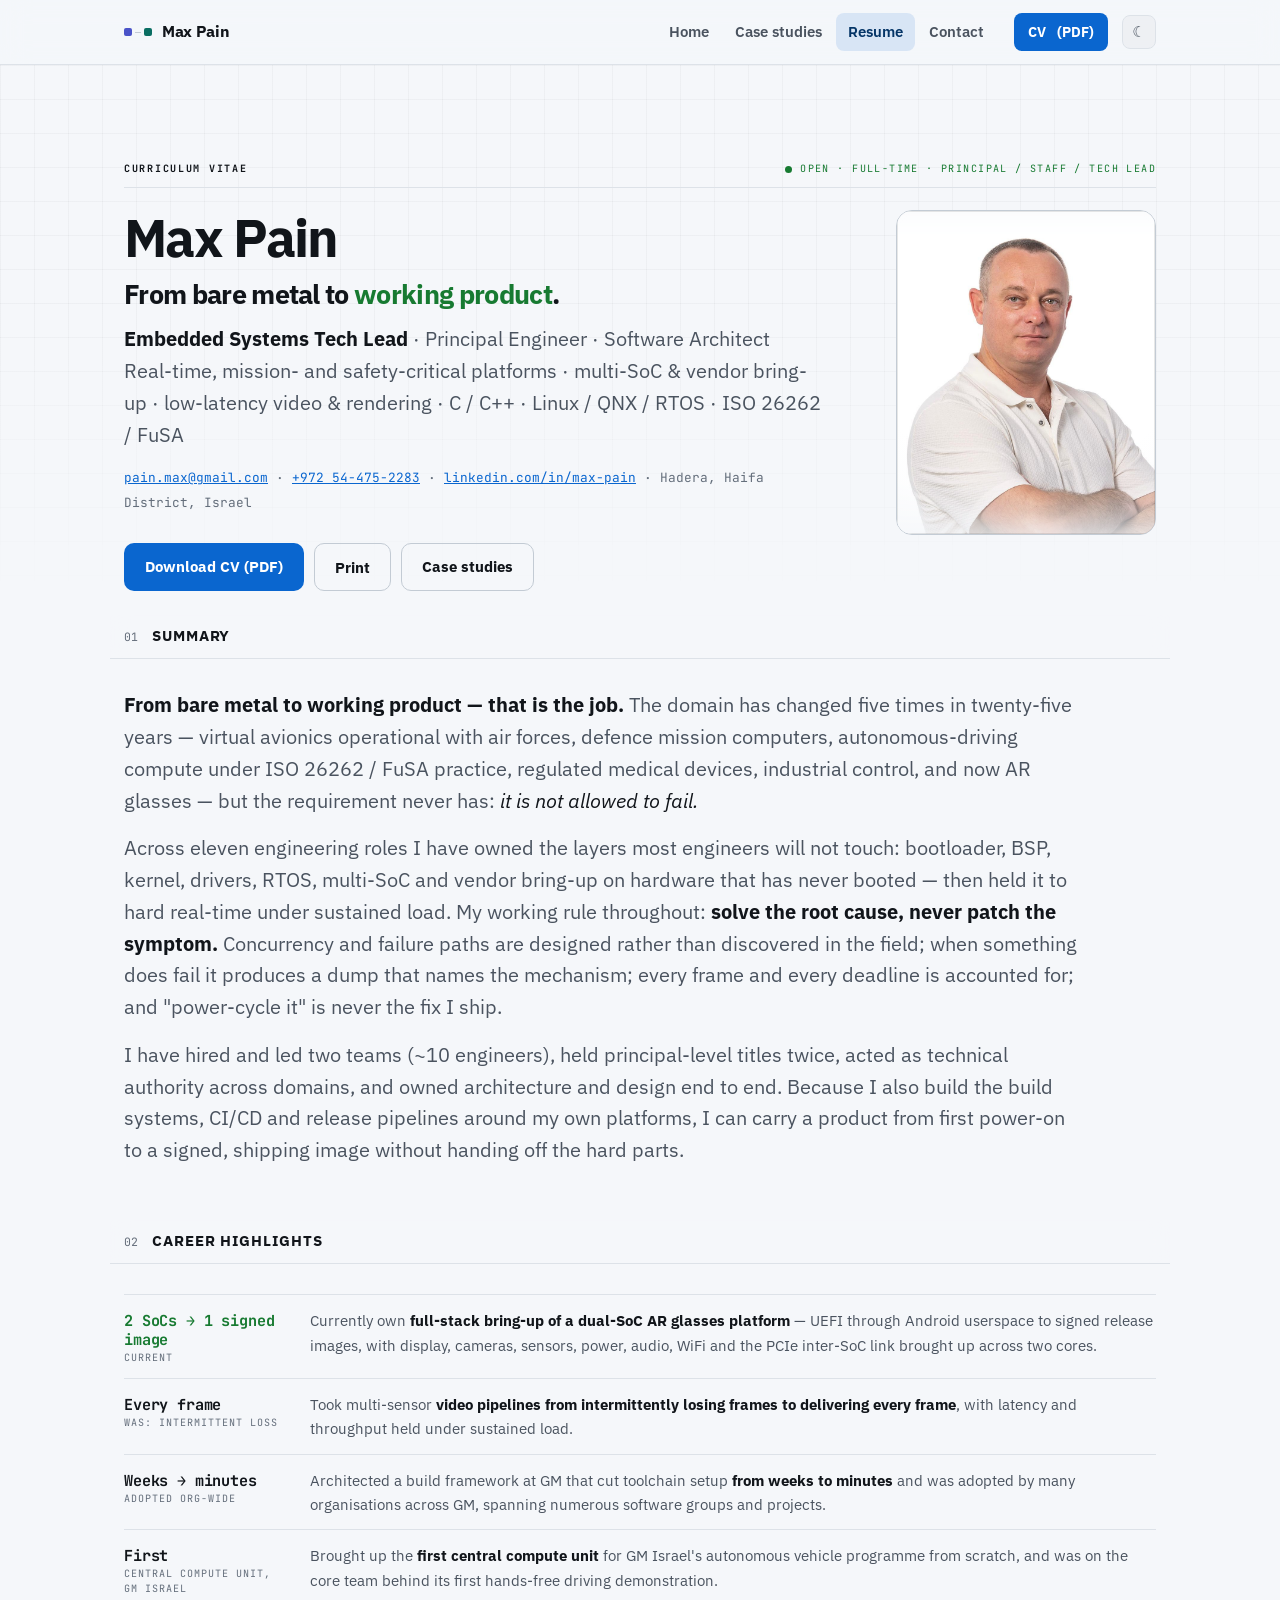
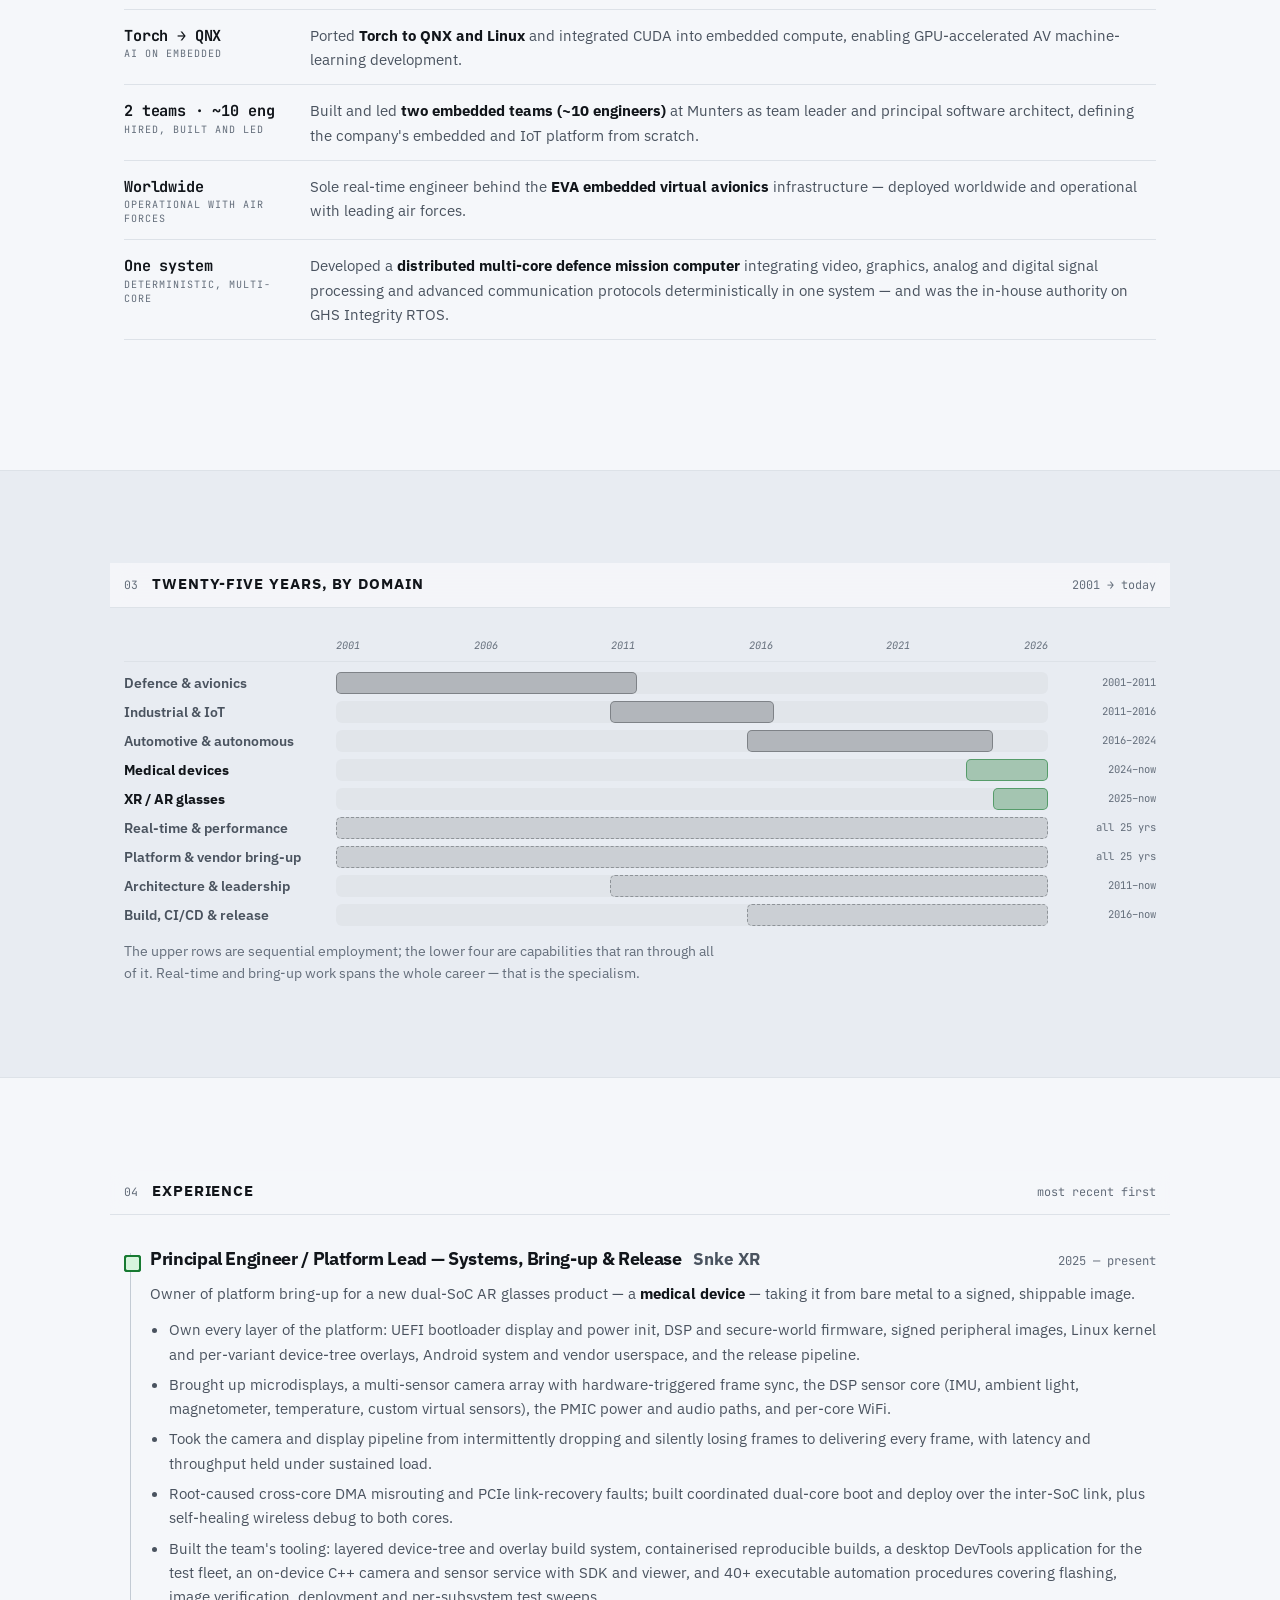
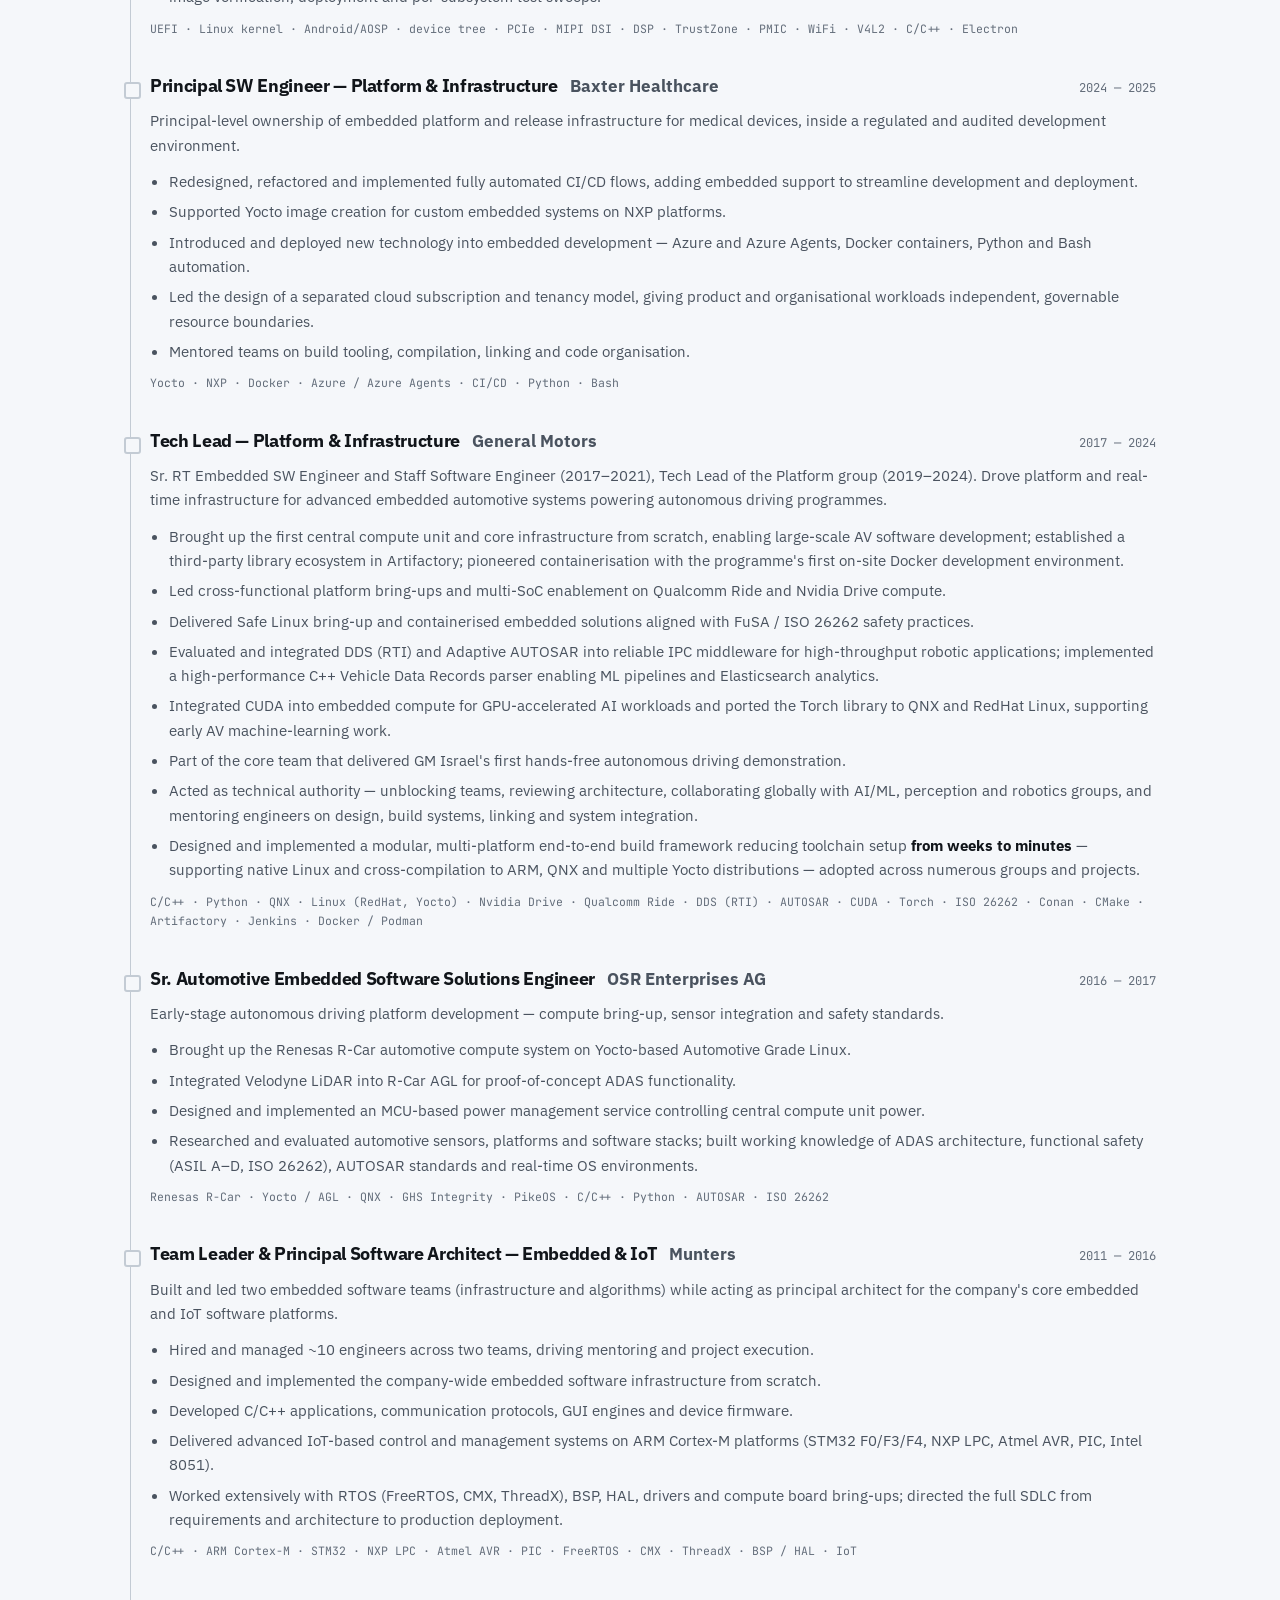
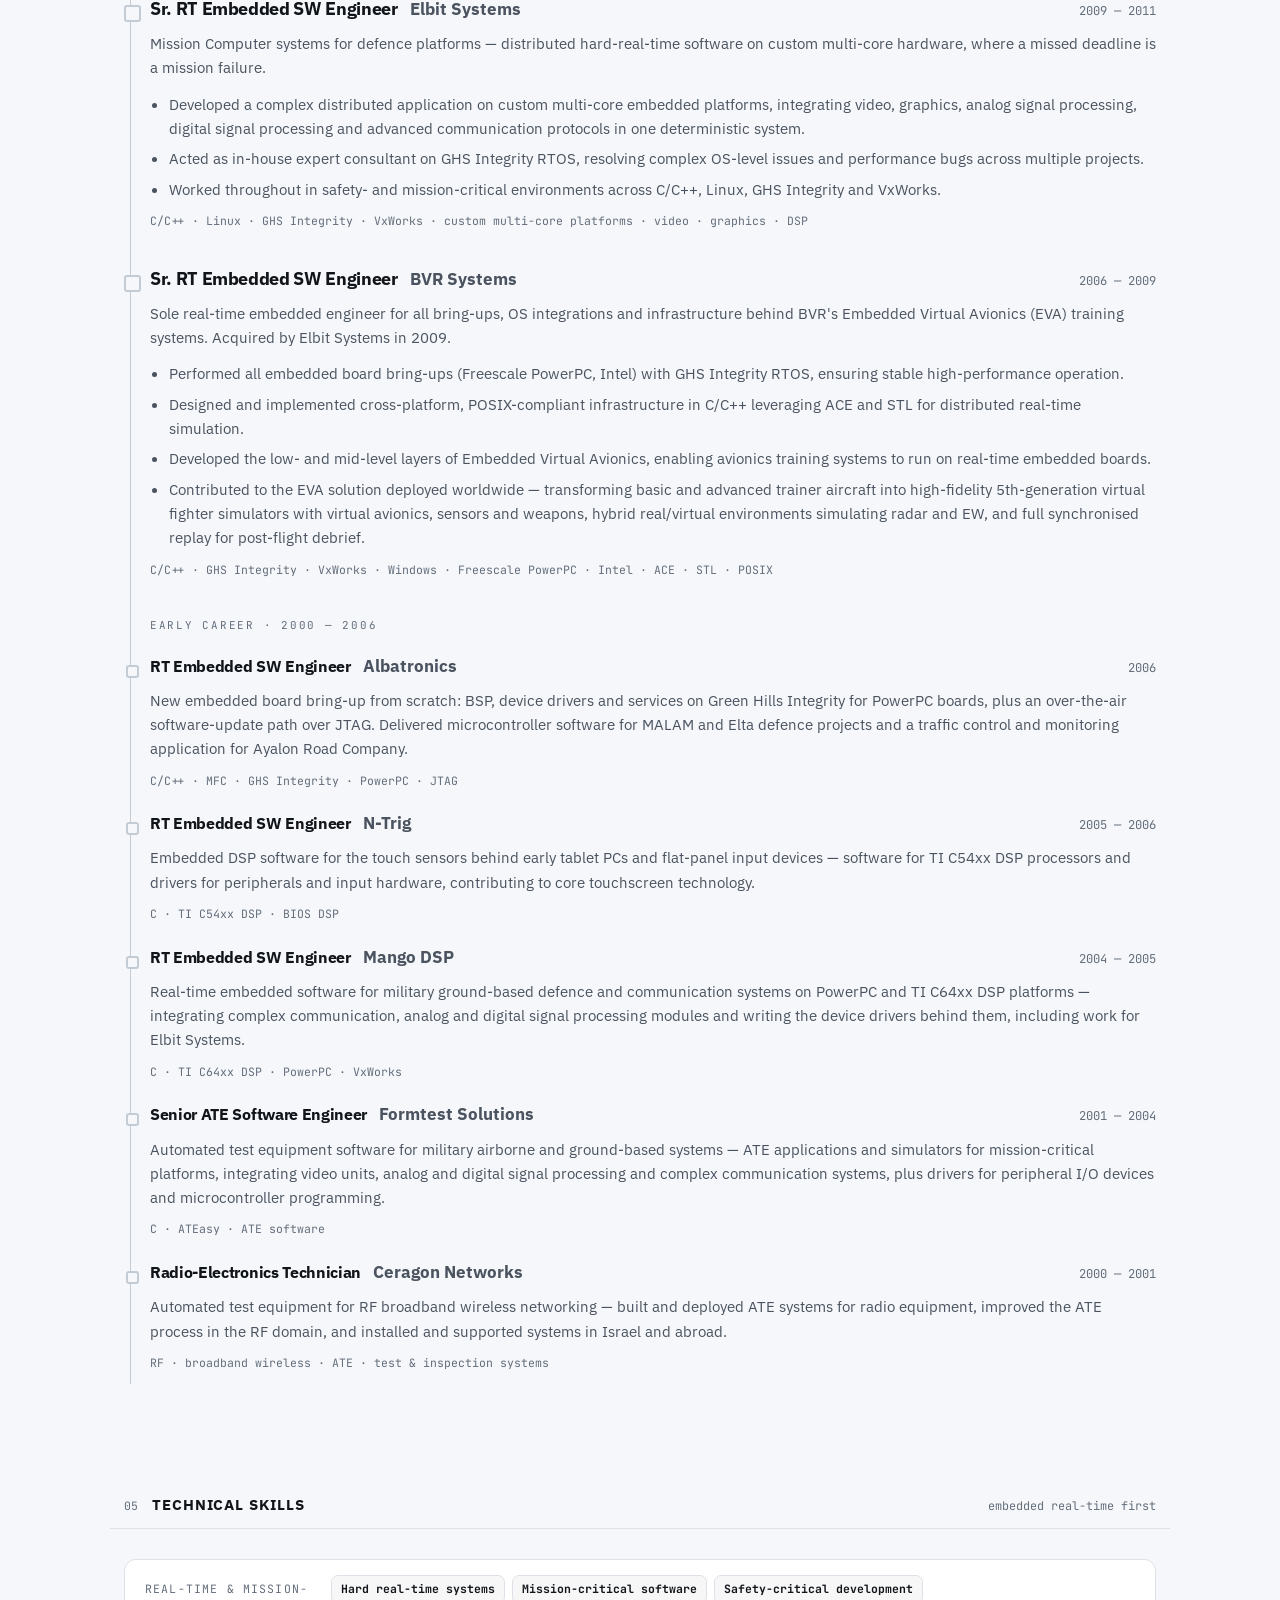
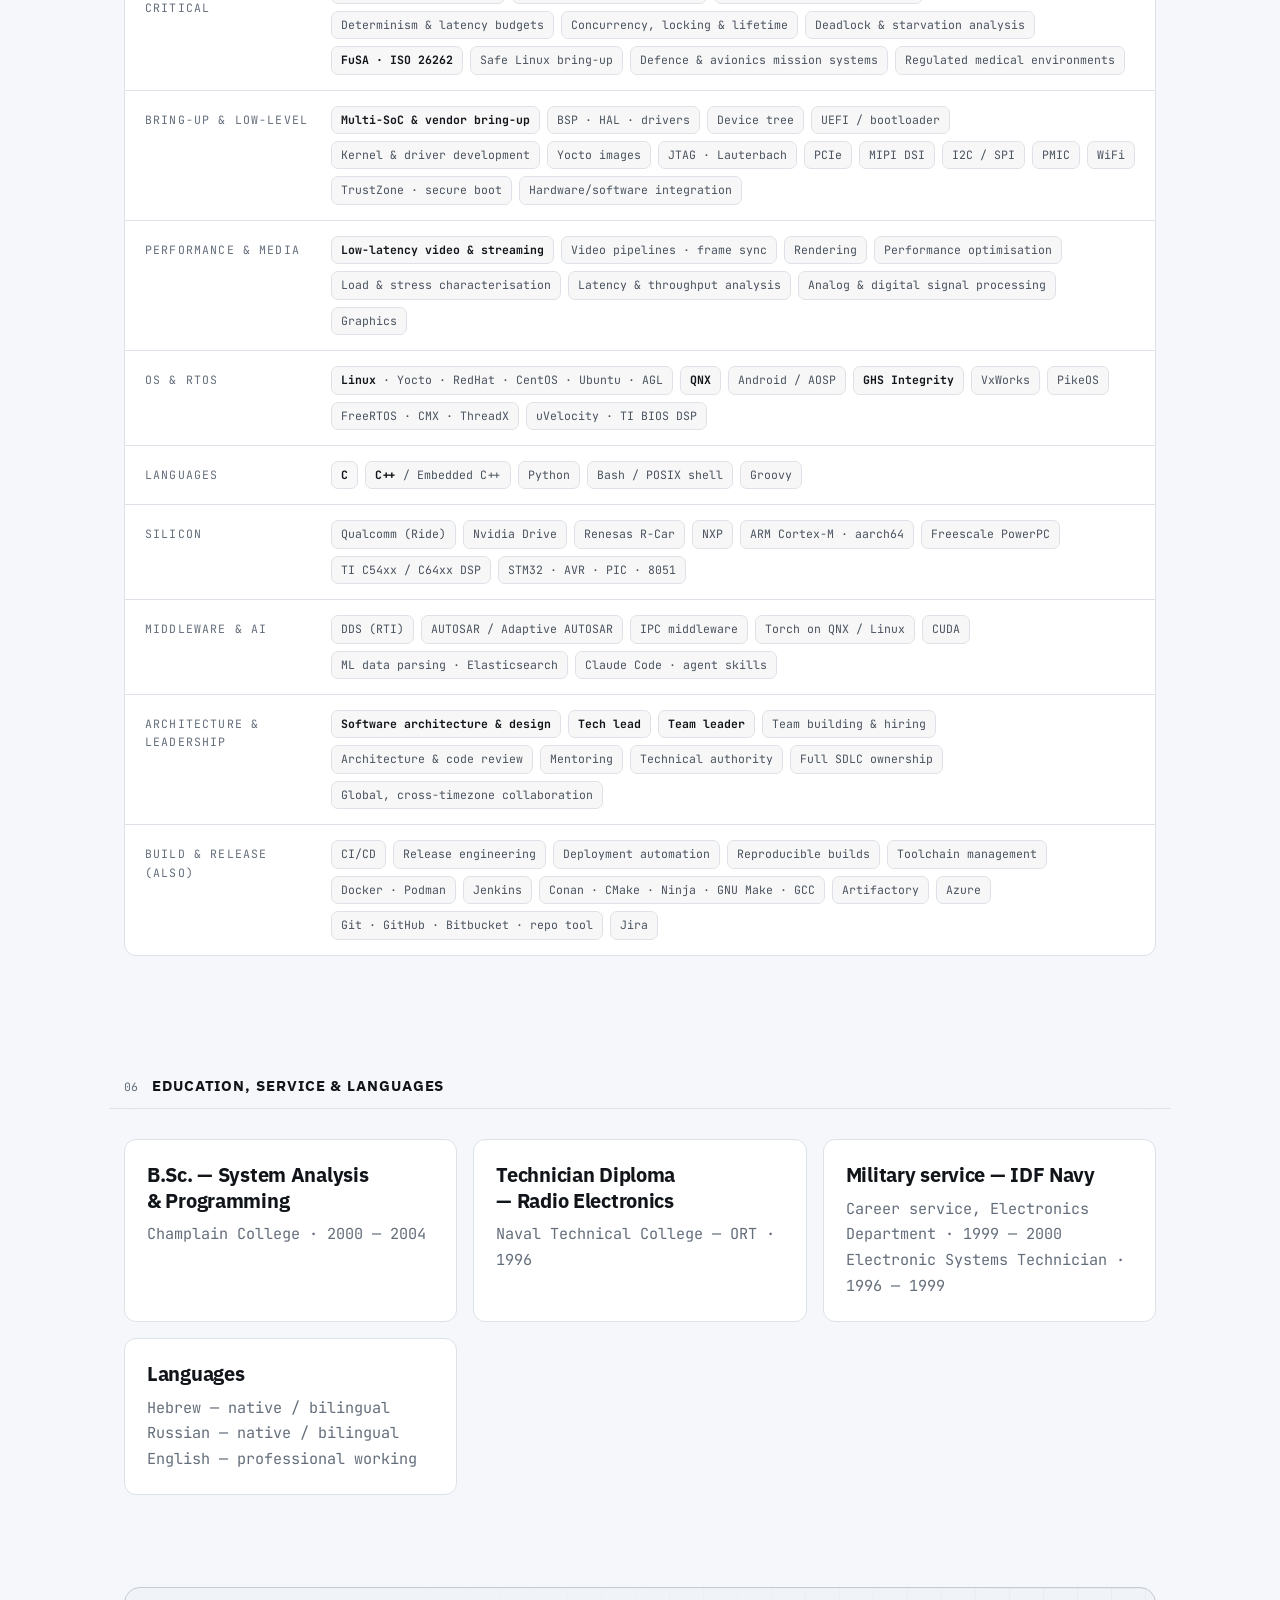
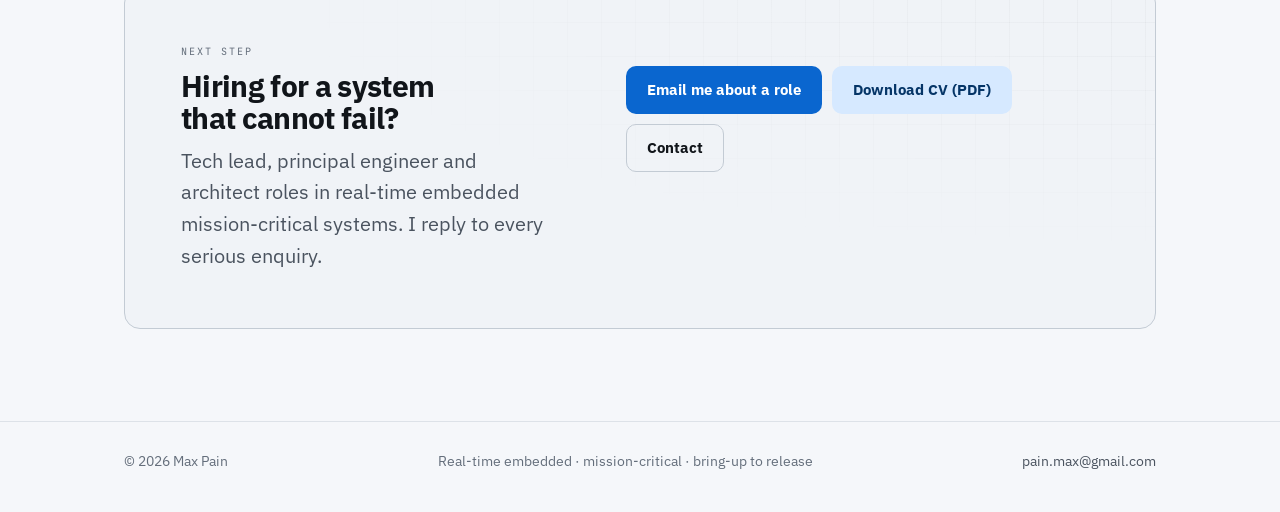
<file: resume.html>
<!DOCTYPE html>
<html lang="en">
<head>
<meta charset="utf-8">
<meta name="viewport" content="width=device-width, initial-scale=1">
<title>Real-Time Embedded Systems Tech Lead Resume — Mission-Critical, ISO 26262, QNX, RTOS | Max Pain</title>
<meta name="description" content="From bare metal to working product. Resume of Max Pain — Embedded Systems Tech Lead, principal engineer and software architect. Real-time, mission- and safety-critical platforms. 25 years across defence and avionics, automotive functional safety (ISO 26262 / FuSA), medical devices, industrial IoT and XR: multi-SoC and vendor bring-up, hard real-time, low-latency video and rendering, C/C++, Linux, QNX, RTOS.">
<link rel="canonical" href="https://maxim-pain.github.io/resume.html">
<meta property="og:site_name" content="Max Pain">
<meta property="og:locale" content="en_US">
<meta property="og:title" content="Resume — Real-Time Embedded Mission-Critical Systems | Max Pain">
<meta property="og:description" content="25 years, 11 engineering roles: defence and avionics, automotive functional safety, medical devices, industrial IoT and XR. Multi-SoC and vendor bring-up, hard real-time, and team leadership.">
<meta property="og:type" content="profile">
<meta property="og:url" content="https://maxim-pain.github.io/resume.html">
<meta property="og:image" content="https://maxim-pain.github.io/assets/og-cover.png">
<meta property="og:image:width" content="1200">
<meta property="og:image:height" content="630">
<meta name="twitter:card" content="summary_large_image">
<meta name="twitter:image" content="https://maxim-pain.github.io/assets/og-cover.png">
<meta name="theme-color" content="#0E1116" media="(prefers-color-scheme: dark)">
<meta name="theme-color" content="#F5F7FA" media="(prefers-color-scheme: light)">
<link rel="icon" href="assets/favicon.svg" type="image/svg+xml">
<link rel="preconnect" href="https://fonts.googleapis.com">
<link rel="preconnect" href="https://fonts.gstatic.com" crossorigin>
<link href="https://fonts.googleapis.com/css2?family=IBM+Plex+Sans:wght@400;500;600;700&family=JetBrains+Mono:wght@400;500;700&display=swap" rel="stylesheet">
<link rel="stylesheet" href="assets/style.css?v=20260810102159">
<script>(function(){var r=document.documentElement;r.className+=" js";try{var t=localStorage.getItem("theme");if(t==="light"||t==="dark")r.dataset.theme=t;}catch(e){}})();</script>
</head>
<body>
<a class="skip" href="#main">Skip to content</a>

<header class="nav">
  <div class="wrap nav-inner">
    <a class="brand" href="index.html">
      <span class="mark" aria-hidden="true"><i></i><s></s><i></i></span> Max&nbsp;Pain
    </a>
    <nav class="nav-links" aria-label="Main">
      <a href="index.html">Home</a>
      <a href="projects.html">Case studies</a>
      <a href="resume.html" aria-current="page">Resume</a>
      <a href="contact.html">Contact</a>
    </nav>
    <a class="btn btn-primary btn-sm btn-cta" href="assets/Max-Pain-Resume.pdf" download>CV&nbsp;<span>(PDF)</span></a>
    <button class="theme-btn" type="button" data-theme-toggle aria-label="Switch colour theme">
      <span aria-hidden="true" data-theme-icon>◐</span>
    </button>
  </div>
</header>

<main id="main">

<!-- ═══════════════════════ HEADER ═══════════════════════ -->
<section class="hero" style="padding-bottom:24px">
  <div class="wrap">
    <div class="pagebar reveal">
      <span class="pb-title">Curriculum vitae</span>
      <span class="pb-live"><i aria-hidden="true"></i>Open · full-time · principal / staff / tech lead</span>
    </div>
    <div class="hero-split">
      <div>
        <h1 class="reveal" data-delay="60" style="font-size:clamp(2.1rem,5.2vw,3.3rem)">Max Pain</h1>
        <p class="slogan reveal" data-delay="90" style="font-size:clamp(1.25rem,2.6vw,1.7rem);margin-top:12px">
          From bare metal to <span class="works">working product</span>.
        </p>
        <p class="lead reveal" data-delay="120" style="margin-top:14px">
          <strong>Embedded Systems Tech Lead</strong> · Principal Engineer · Software Architect<br>
          Real-time, mission- and safety-critical platforms · multi-SoC &amp; vendor bring-up ·
          low-latency video &amp; rendering · C / C++ · Linux / QNX / RTOS · ISO 26262 / FuSA
        </p>
        <p class="tl-stack reveal" data-delay="160" style="font-size:.8rem;line-height:1.9">
          <a href="mailto:pain.max@gmail.com">pain.max@gmail.com</a> ·
          <a href="tel:+972544752283">+972 54-475-2283</a> ·
          <a href="https://www.linkedin.com/in/max-pain/" rel="me">linkedin.com/in/max-pain</a> ·
          Hadera, Haifa District, Israel
        </p>
        <div class="btn-row reveal no-print" data-delay="200">
          <a class="btn btn-primary" href="assets/Max-Pain-Resume.pdf" download>Download CV (PDF)</a>
          <button class="btn btn-ghost" type="button" data-print>Print</button>
          <a class="btn btn-ghost" href="projects.html">Case studies</a>
        </div>
      </div>
      <div class="reveal" data-delay="120">
        <div class="portrait">
          <img src="assets/max-pain.jpg" alt="Max Pain" width="868" height="1287">
        </div>
      </div>
    </div>
  </div>
</section>

<!-- ═══════════════════════ 01 · SUMMARY ═══════════════════════ -->
<section class="tight-top" style="padding-bottom:38px">
  <div class="wrap">
    <div class="section-head reveal">
      <span class="idx">01</span>
      <h2>Summary</h2>
    </div>
    <p class="lead reveal" style="max-width:80ch">
      <strong>From bare metal to working product — that is the job.</strong> The domain has
      changed five times in twenty-five years — virtual avionics operational with air forces, defence
      mission computers, autonomous-driving compute under ISO 26262 / FuSA practice, regulated
      medical devices, industrial control, and now AR glasses — but the requirement never has:
      <em>it is not allowed to fail.</em>
    </p>
    <p class="lead reveal" style="max-width:80ch;margin-top:16px">
      Across eleven engineering roles I have owned the layers most engineers will not touch: bootloader, BSP,
      kernel, drivers, RTOS, multi-SoC and vendor bring-up on hardware that has never booted — then
      held it to hard real-time under sustained load. My working rule throughout:
      <strong>solve the root cause, never patch the symptom.</strong> Concurrency and failure paths
      are designed rather than discovered in the field; when something does fail it produces a
      dump that names the mechanism; every frame and every deadline is accounted for; and
      "power-cycle it" is never the fix I ship.
    </p>
    <p class="lead reveal" style="max-width:80ch;margin-top:16px">
      I have hired and led two teams (~10 engineers), held principal-level titles twice, acted as
      technical authority across domains, and owned architecture and design end to end. Because I
      also build the build systems, CI/CD and release pipelines around my own platforms, I can carry
      a product from first power-on to a signed, shipping image without handing off the hard parts.
    </p>
  </div>
</section>

<!-- ═══════════════════════ 02 · HIGHLIGHTS ═══════════════════════ -->
<section class="tight-top" style="padding-bottom:38px">
  <div class="wrap">
    <div class="section-head reveal">
      <span class="idx">02</span>
      <h2>Career highlights</h2>
    </div>
    <!-- Was eight equal bullets in one card: the page's highest-value scan surface
         with no hierarchy at all. Same sentences, outcome first, newest first. -->
    <ul class="hl reveal">
      <li>
        <span class="hl-k"><b>2 SoCs → 1 signed image</b><i>current</i></span>
        <span class="hl-t">Currently own <strong>full-stack bring-up of a dual-SoC AR glasses platform</strong> —
        UEFI through Android userspace to signed release images, with display, cameras, sensors,
        power, audio, WiFi and the PCIe inter-SoC link brought up across two cores.</span>
      </li>
      <li>
        <span class="hl-k"><b>Every frame</b><i>was: intermittent loss</i></span>
        <span class="hl-t">Took multi-sensor <strong>video pipelines from intermittently losing frames to delivering
        every frame</strong>, with latency and throughput held under sustained load.</span>
      </li>
      <li>
        <span class="hl-k"><b>Weeks → minutes</b><i>adopted org-wide</i></span>
        <span class="hl-t">Architected a build framework at GM that cut toolchain setup <strong>from weeks to
        minutes</strong> and was adopted by many organisations across GM, spanning numerous
        software groups and projects.</span>
      </li>
      <li>
        <span class="hl-k"><b>First</b><i>central compute unit, GM Israel</i></span>
        <span class="hl-t">Brought up the <strong>first central compute unit</strong> for GM Israel's autonomous
        vehicle programme from scratch, and was on the core team behind its first hands-free
        driving demonstration.</span>
      </li>
      <li>
        <span class="hl-k"><b>Torch → QNX</b><i>AI on embedded</i></span>
        <span class="hl-t">Ported <strong>Torch to QNX and Linux</strong> and integrated CUDA into embedded compute,
        enabling GPU-accelerated AV machine-learning development.</span>
      </li>
      <li>
        <span class="hl-k"><b>2 teams · ~10 eng</b><i>hired, built and led</i></span>
        <span class="hl-t">Built and led <strong>two embedded teams (~10 engineers)</strong> at Munters as team leader
        and principal software architect, defining the company's embedded and IoT platform from
        scratch.</span>
      </li>
      <li>
        <span class="hl-k"><b>Worldwide</b><i>operational with air forces</i></span>
        <span class="hl-t">Sole real-time engineer behind the <strong>EVA embedded virtual avionics</strong>
        infrastructure — deployed worldwide and operational with leading air forces.</span>
      </li>
      <li>
        <span class="hl-k"><b>One system</b><i>deterministic, multi-core</i></span>
        <span class="hl-t">Developed a <strong>distributed multi-core defence mission computer</strong> integrating
        video, graphics, analog and digital signal processing and advanced communication protocols
        deterministically in one system — and was the in-house authority on GHS Integrity RTOS.</span>
      </li>
    </ul>
  </div>
</section>

<!-- ═══════════════════════ 03 · SPAN MAP ═══════════════════════ -->
<section class="band no-print">
  <div class="wrap">
    <div class="section-head reveal">
      <span class="idx">03</span>
      <h2>Twenty-five years, by domain</h2>
      <span class="note">2001 → today</span>
    </div>

    <figure class="spanmap reveal">
      <div class="sm-scale" aria-hidden="true">
        <span><i>2001</i><i>2006</i><i>2011</i><i>2016</i><i>2021</i><i>2026</i></span>
      </div>
      <dl class="sm-rows">
        <div class="sm-row"><dt>Defence &amp; avionics</dt>
          <dd><i class="sm-bar" style="--a:1;--b:12"></i></dd><b>2001–2011</b></div>
        <div class="sm-row"><dt>Industrial &amp; IoT</dt>
          <dd><i class="sm-bar" style="--a:11;--b:17"></i></dd><b>2011–2016</b></div>
        <div class="sm-row"><dt>Automotive &amp; autonomous</dt>
          <dd><i class="sm-bar" style="--a:16;--b:25"></i></dd><b>2016–2024</b></div>
        <div class="sm-row is-now"><dt>Medical devices</dt>
          <dd><i class="sm-bar" style="--a:24;--b:27"></i></dd><b>2024–now</b></div>
        <div class="sm-row is-now"><dt>XR / AR glasses</dt>
          <dd><i class="sm-bar" style="--a:25;--b:27"></i></dd><b>2025–now</b></div>
        <div class="sm-row sm-cut"><dt>Real-time &amp; performance</dt>
          <dd><i class="sm-bar" style="--a:1;--b:27"></i></dd><b>all 25 yrs</b></div>
        <div class="sm-row sm-cut"><dt>Platform &amp; vendor bring-up</dt>
          <dd><i class="sm-bar" style="--a:1;--b:27"></i></dd><b>all 25 yrs</b></div>
        <div class="sm-row sm-cut"><dt>Architecture &amp; leadership</dt>
          <dd><i class="sm-bar" style="--a:11;--b:27"></i></dd><b>2011–now</b></div>
        <div class="sm-row sm-cut"><dt>Build, CI/CD &amp; release</dt>
          <dd><i class="sm-bar" style="--a:16;--b:27"></i></dd><b>2016–now</b></div>
      </dl>
      <figcaption>
        The upper rows are sequential employment; the lower four are capabilities that ran through
        all of it. Real-time and bring-up work spans the whole career — that is the specialism.
      </figcaption>
    </figure>
  </div>
</section>

<!-- ═══════════════════════ 04 · EXPERIENCE ═══════════════════════ -->
<section class="tight-top">
  <div class="wrap">
    <div class="section-head reveal">
      <span class="idx">04</span>
      <h2>Experience</h2>
      <span class="note">most recent first</span>
    </div>

    <div class="timeline">

      <div class="tl-item is-now reveal">
        <div class="tl-top">
          <span class="tl-role">Principal Engineer / Platform Lead — Systems, Bring-up &amp; Release</span>
          <span class="tl-org">Snke XR</span>
          <span class="tl-when">2025 — present</span>
        </div>
        <p class="tl-what">
          Owner of platform bring-up for a new dual-SoC AR glasses product — a <strong>medical
          device</strong> — taking it from bare metal to a signed, shippable image.
        </p>
        <ul>
          <li>
            Own every layer of the platform: UEFI bootloader display and power init, DSP and
            secure-world firmware, signed peripheral images, Linux kernel and per-variant
            device-tree overlays, Android system and vendor userspace, and the release pipeline.
          </li>
          <li>
            Brought up microdisplays, a multi-sensor camera array with hardware-triggered frame sync,
            the DSP sensor core (IMU, ambient light, magnetometer, temperature, custom virtual
            sensors), the PMIC power and audio paths, and per-core WiFi.
          </li>
          <li>
            Took the camera and display pipeline from intermittently dropping and silently losing
            frames to delivering every frame, with latency and throughput held under sustained load.
          </li>
          <li>
            Root-caused cross-core DMA misrouting and PCIe link-recovery faults; built coordinated
            dual-core boot and deploy over the inter-SoC link, plus self-healing wireless debug to
            both cores.
          </li>
          <li>
            Built the team's tooling: layered device-tree and overlay build system, containerised
            reproducible builds, a desktop DevTools application for the test fleet, an on-device C++
            camera and sensor service with SDK and viewer, and 40+ executable automation procedures
            covering flashing, image verification, deployment and per-subsystem test sweeps.
          </li>
        </ul>
        <p class="tl-stack">
          UEFI · Linux kernel · Android/AOSP · device tree · PCIe · MIPI DSI · DSP · TrustZone · PMIC · WiFi · V4L2 · C/C++ · Electron
        </p>
      </div>

      <div class="tl-item reveal" data-delay="60">
        <div class="tl-top">
          <span class="tl-role">Principal SW Engineer — Platform &amp; Infrastructure</span>
          <span class="tl-org">Baxter Healthcare</span>
          <span class="tl-when">2024 — 2025</span>
        </div>
        <p class="tl-what">
          Principal-level ownership of embedded platform and release infrastructure for medical
          devices, inside a regulated and audited development environment.
        </p>
        <ul>
          <li>
            Redesigned, refactored and implemented fully automated CI/CD flows, adding embedded
            support to streamline development and deployment.
          </li>
          <li>
            Supported Yocto image creation for custom embedded systems on NXP platforms.
          </li>
          <li>
            Introduced and deployed new technology into embedded development — Azure and Azure
            Agents, Docker containers, Python and Bash automation.
          </li>
          <li>
            Led the design of a separated cloud subscription and tenancy model, giving product and
            organisational workloads independent, governable resource boundaries.
          </li>
          <li>Mentored teams on build tooling, compilation, linking and code organisation.</li>
        </ul>
        <p class="tl-stack">Yocto · NXP · Docker · Azure / Azure Agents · CI/CD · Python · Bash</p>
      </div>

      <div class="tl-item reveal" data-delay="120">
        <div class="tl-top">
          <span class="tl-role">Tech Lead — Platform &amp; Infrastructure</span>
          <span class="tl-org">General Motors</span>
          <span class="tl-when">2017 — 2024</span>
        </div>
        <p class="tl-what">
          Sr. RT Embedded SW Engineer and Staff Software Engineer (2017–2021), Tech Lead of the
          Platform group (2019–2024). Drove platform and real-time infrastructure for advanced embedded
          automotive systems powering autonomous driving programmes.
        </p>
        <ul>
          <li>
            Brought up the first central compute unit and core infrastructure from scratch, enabling
            large-scale AV software development; established a third-party library ecosystem in
            Artifactory; pioneered containerisation with the programme's first on-site Docker
            development environment.
          </li>
          <li>
            Led cross-functional platform bring-ups and multi-SoC enablement on Qualcomm Ride and
            Nvidia Drive compute.
          </li>
          <li>
            Delivered Safe Linux bring-up and containerised embedded solutions aligned with
            FuSA / ISO 26262 safety practices.
          </li>
          <li>
            Evaluated and integrated DDS (RTI) and Adaptive AUTOSAR into reliable IPC middleware for
            high-throughput robotic applications; implemented a high-performance C++ Vehicle Data
            Records parser enabling ML pipelines and Elasticsearch analytics.
          </li>
          <li>
            Integrated CUDA into embedded compute for GPU-accelerated AI workloads and ported the
            Torch library to QNX and RedHat Linux, supporting early AV machine-learning work.
          </li>
          <li>
            Part of the core team that delivered GM Israel's first hands-free autonomous driving
            demonstration.
          </li>
          <li>
            Acted as technical authority — unblocking teams, reviewing architecture, collaborating
            globally with AI/ML, perception and robotics groups, and mentoring engineers on design,
            build systems, linking and system integration.
          </li>
          <li>
            Designed and implemented a modular, multi-platform end-to-end build framework reducing
            toolchain setup <strong>from weeks to minutes</strong> — supporting native Linux and
            cross-compilation to ARM, QNX and multiple Yocto distributions — adopted across numerous
            groups and projects.
          </li>
        </ul>
        <p class="tl-stack">
          C/C++ · Python · QNX · Linux (RedHat, Yocto) · Nvidia Drive · Qualcomm Ride · DDS (RTI) · AUTOSAR · CUDA · Torch · ISO 26262 · Conan · CMake · Artifactory · Jenkins · Docker / Podman
        </p>
      </div>

      <div class="tl-item reveal" data-delay="180">
        <div class="tl-top">
          <span class="tl-role">Sr. Automotive Embedded Software Solutions Engineer</span>
          <span class="tl-org">OSR Enterprises AG</span>
          <span class="tl-when">2016 — 2017</span>
        </div>
        <p class="tl-what">
          Early-stage autonomous driving platform development — compute bring-up, sensor integration
          and safety standards.
        </p>
        <ul>
          <li>Brought up the Renesas R-Car automotive compute system on Yocto-based Automotive Grade Linux.</li>
          <li>Integrated Velodyne LiDAR into R-Car AGL for proof-of-concept ADAS functionality.</li>
          <li>Designed and implemented an MCU-based power management service controlling central compute unit power.</li>
          <li>
            Researched and evaluated automotive sensors, platforms and software stacks; built working
            knowledge of ADAS architecture, functional safety (ASIL A–D, ISO 26262), AUTOSAR
            standards and real-time OS environments.
          </li>
        </ul>
        <p class="tl-stack">
          Renesas R-Car · Yocto / AGL · QNX · GHS Integrity · PikeOS · C/C++ · Python · AUTOSAR · ISO 26262
        </p>
      </div>

      <div class="tl-item reveal" data-delay="240">
        <div class="tl-top">
          <span class="tl-role">Team Leader &amp; Principal Software Architect — Embedded &amp; IoT</span>
          <span class="tl-org">Munters</span>
          <span class="tl-when">2011 — 2016</span>
        </div>
        <p class="tl-what">
          Built and led two embedded software teams (infrastructure and algorithms) while acting as
          principal architect for the company's core embedded and IoT software platforms.
        </p>
        <ul>
          <li>Hired and managed ~10 engineers across two teams, driving mentoring and project execution.</li>
          <li>Designed and implemented the company-wide embedded software infrastructure from scratch.</li>
          <li>Developed C/C++ applications, communication protocols, GUI engines and device firmware.</li>
          <li>
            Delivered advanced IoT-based control and management systems on ARM Cortex-M platforms
            (STM32 F0/F3/F4, NXP LPC, Atmel AVR, PIC, Intel 8051).
          </li>
          <li>
            Worked extensively with RTOS (FreeRTOS, CMX, ThreadX), BSP, HAL, drivers and compute
            board bring-ups; directed the full SDLC from requirements and architecture to production
            deployment.
          </li>
        </ul>
        <p class="tl-stack">
          C/C++ · ARM Cortex-M · STM32 · NXP LPC · Atmel AVR · PIC · FreeRTOS · CMX · ThreadX · BSP / HAL · IoT
        </p>
      </div>

      <div class="tl-item reveal" data-delay="300">
        <div class="tl-top">
          <span class="tl-role">Sr. RT Embedded SW Engineer</span>
          <span class="tl-org">Elbit Systems</span>
          <span class="tl-when">2009 — 2011</span>
        </div>
        <p class="tl-what">
          Mission Computer systems for defence platforms — distributed hard-real-time software on
          custom multi-core hardware, where a missed deadline is a mission failure.
        </p>
        <ul>
          <li>
            Developed a complex distributed application on custom multi-core embedded platforms,
            integrating video, graphics, analog signal processing, digital signal processing and
            advanced communication protocols in one deterministic system.
          </li>
          <li>
            Acted as in-house expert consultant on GHS Integrity RTOS, resolving complex OS-level
            issues and performance bugs across multiple projects.
          </li>
          <li>
            Worked throughout in safety- and mission-critical environments across C/C++, Linux, GHS
            Integrity and VxWorks.
          </li>
        </ul>
        <p class="tl-stack">C/C++ · Linux · GHS Integrity · VxWorks · custom multi-core platforms · video · graphics · DSP</p>
      </div>

      <div class="tl-item reveal" data-delay="360">
        <div class="tl-top">
          <span class="tl-role">Sr. RT Embedded SW Engineer</span>
          <span class="tl-org">BVR Systems</span>
          <span class="tl-when">2006 — 2009</span>
        </div>
        <p class="tl-what">
          Sole real-time embedded engineer for all bring-ups, OS integrations and infrastructure
          behind BVR's Embedded Virtual Avionics (EVA) training systems. Acquired by Elbit Systems
          in 2009.
        </p>
        <ul>
          <li>
            Performed all embedded board bring-ups (Freescale PowerPC, Intel) with GHS Integrity
            RTOS, ensuring stable high-performance operation.
          </li>
          <li>
            Designed and implemented cross-platform, POSIX-compliant infrastructure in C/C++
            leveraging ACE and STL for distributed real-time simulation.
          </li>
          <li>
            Developed the low- and mid-level layers of Embedded Virtual Avionics, enabling avionics
            training systems to run on real-time embedded boards.
          </li>
          <li>
            Contributed to the EVA solution deployed worldwide — transforming basic and advanced
            trainer aircraft into high-fidelity 5th-generation virtual fighter simulators with
            virtual avionics, sensors and weapons, hybrid real/virtual environments simulating radar
            and EW, and full synchronised replay for post-flight debrief.
          </li>
        </ul>
        <p class="tl-stack">C/C++ · GHS Integrity · VxWorks · Windows · Freescale PowerPC · Intel · ACE · STL · POSIX</p>
      </div>

      <p class="tl-era reveal">Early career · 2000 — 2006</p>

      <div class="tl-item is-brief reveal">
        <div class="tl-top">
          <span class="tl-role">RT Embedded SW Engineer</span>
          <span class="tl-org">Albatronics</span>
          <span class="tl-when">2006</span>
        </div>
        <p class="tl-what">
          New embedded board bring-up from scratch: BSP, device drivers and services on Green Hills
          Integrity for PowerPC boards, plus an over-the-air software-update path over JTAG.
          Delivered microcontroller software for MALAM and Elta defence projects and a traffic
          control and monitoring application for Ayalon Road Company.
        </p>
        <p class="tl-stack">C/C++ · MFC · GHS Integrity · PowerPC · JTAG</p>
      </div>

      <div class="tl-item is-brief reveal">
        <div class="tl-top">
          <span class="tl-role">RT Embedded SW Engineer</span>
          <span class="tl-org">N-Trig</span>
          <span class="tl-when">2005 — 2006</span>
        </div>
        <p class="tl-what">
          Embedded DSP software for the touch sensors behind early tablet PCs and flat-panel input
          devices — software for TI C54xx DSP processors and drivers for peripherals and input
          hardware, contributing to core touchscreen technology.
        </p>
        <p class="tl-stack">C · TI C54xx DSP · BIOS DSP</p>
      </div>

      <div class="tl-item is-brief reveal">
        <div class="tl-top">
          <span class="tl-role">RT Embedded SW Engineer</span>
          <span class="tl-org">Mango DSP</span>
          <span class="tl-when">2004 — 2005</span>
        </div>
        <p class="tl-what">
          Real-time embedded software for military ground-based defence and communication systems on
          PowerPC and TI C64xx DSP platforms — integrating complex communication, analog and digital
          signal processing modules and writing the device drivers behind them, including work for
          Elbit Systems.
        </p>
        <p class="tl-stack">C · TI C64xx DSP · PowerPC · VxWorks</p>
      </div>

      <div class="tl-item is-brief reveal">
        <div class="tl-top">
          <span class="tl-role">Senior ATE Software Engineer</span>
          <span class="tl-org">Formtest Solutions</span>
          <span class="tl-when">2001 — 2004</span>
        </div>
        <p class="tl-what">
          Automated test equipment software for military airborne and ground-based systems — ATE
          applications and simulators for mission-critical platforms, integrating video units, analog
          and digital signal processing and complex communication systems, plus drivers for
          peripheral I/O devices and microcontroller programming.
        </p>
        <p class="tl-stack">C · ATEasy · ATE software</p>
      </div>

      <div class="tl-item is-brief reveal">
        <div class="tl-top">
          <span class="tl-role">Radio-Electronics Technician</span>
          <span class="tl-org">Ceragon Networks</span>
          <span class="tl-when">2000 — 2001</span>
        </div>
        <p class="tl-what">
          Automated test equipment for RF broadband wireless networking — built and deployed ATE
          systems for radio equipment, improved the ATE process in the RF domain, and installed and
          supported systems in Israel and abroad.
        </p>
        <p class="tl-stack">RF · broadband wireless · ATE · test &amp; inspection systems</p>
      </div>

    </div>
  </div>
</section>

<!-- ═══════════════════════ 05 · SKILLS ═══════════════════════ -->
<section class="tight-top">
  <div class="wrap">
    <div class="section-head reveal">
      <span class="idx">05</span>
      <h2>Technical skills</h2>
      <span class="note">embedded real-time first</span>
    </div>

    <dl class="skillset reveal">
      <div class="skillrow">
        <dt>Real-time &amp; mission-critical</dt>
        <dd><div class="chips">
          <span class="chip"><b>Hard real-time systems</b></span>
          <span class="chip"><b>Mission-critical software</b></span>
          <span class="chip"><b>Safety-critical development</b></span>
          <span class="chip">Determinism &amp; latency budgets</span>
          <span class="chip">Concurrency, locking &amp; lifetime</span>
          <span class="chip">Deadlock &amp; starvation analysis</span>
          <span class="chip"><b>FuSA · ISO 26262</b></span>
          <span class="chip">Safe Linux bring-up</span>
          <span class="chip">Defence &amp; avionics mission systems</span>
          <span class="chip">Regulated medical environments</span>
        </div></dd>
      </div>
      <div class="skillrow">
        <dt>Bring-up &amp; low-level</dt>
        <dd><div class="chips">
          <span class="chip"><b>Multi-SoC &amp; vendor bring-up</b></span>
          <span class="chip">BSP · HAL · drivers</span><span class="chip">Device tree</span>
          <span class="chip">UEFI / bootloader</span><span class="chip">Kernel &amp; driver development</span>
          <span class="chip">Yocto images</span><span class="chip">JTAG · Lauterbach</span>
          <span class="chip">PCIe</span><span class="chip">MIPI DSI</span>
          <span class="chip">I2C / SPI</span><span class="chip">PMIC</span>
          <span class="chip">WiFi</span><span class="chip">TrustZone · secure boot</span>
          <span class="chip">Hardware/software integration</span>
        </div></dd>
      </div>
      <div class="skillrow">
        <dt>Performance &amp; media</dt>
        <dd><div class="chips">
          <span class="chip"><b>Low-latency video &amp; streaming</b></span>
          <span class="chip">Video pipelines · frame sync</span>
          <span class="chip">Rendering</span><span class="chip">Performance optimisation</span>
          <span class="chip">Load &amp; stress characterisation</span>
          <span class="chip">Latency &amp; throughput analysis</span>
          <span class="chip">Analog &amp; digital signal processing</span>
          <span class="chip">Graphics</span>
        </div></dd>
      </div>
      <div class="skillrow">
        <dt>OS &amp; RTOS</dt>
        <dd><div class="chips">
          <span class="chip"><b>Linux</b> · Yocto · RedHat · CentOS · Ubuntu · AGL</span>
          <span class="chip"><b>QNX</b></span><span class="chip">Android / AOSP</span>
          <span class="chip"><b>GHS Integrity</b></span><span class="chip">VxWorks</span>
          <span class="chip">PikeOS</span><span class="chip">FreeRTOS · CMX · ThreadX</span>
          <span class="chip">uVelocity · TI BIOS DSP</span>
        </div></dd>
      </div>
      <div class="skillrow">
        <dt>Languages</dt>
        <dd><div class="chips">
          <span class="chip"><b>C</b></span><span class="chip"><b>C++</b> / Embedded C++</span>
          <span class="chip">Python</span><span class="chip">Bash / POSIX shell</span>
          <span class="chip">Groovy</span>
        </div></dd>
      </div>
      <div class="skillrow">
        <dt>Silicon</dt>
        <dd><div class="chips">
          <span class="chip">Qualcomm (Ride)</span><span class="chip">Nvidia Drive</span>
          <span class="chip">Renesas R-Car</span><span class="chip">NXP</span>
          <span class="chip">ARM Cortex-M · aarch64</span><span class="chip">Freescale PowerPC</span>
          <span class="chip">TI C54xx / C64xx DSP</span><span class="chip">STM32 · AVR · PIC · 8051</span>
        </div></dd>
      </div>
      <div class="skillrow">
        <dt>Middleware &amp; AI</dt>
        <dd><div class="chips">
          <span class="chip">DDS (RTI)</span><span class="chip">AUTOSAR / Adaptive AUTOSAR</span>
          <span class="chip">IPC middleware</span>
          <span class="chip">Torch on QNX / Linux</span><span class="chip">CUDA</span>
          <span class="chip">ML data parsing · Elasticsearch</span>
          <span class="chip">Claude Code · agent skills</span>
        </div></dd>
      </div>
      <div class="skillrow">
        <dt>Architecture &amp; leadership</dt>
        <dd><div class="chips">
          <span class="chip"><b>Software architecture &amp; design</b></span>
          <span class="chip"><b>Tech lead</b></span><span class="chip"><b>Team leader</b></span>
          <span class="chip">Team building &amp; hiring</span>
          <span class="chip">Architecture &amp; code review</span><span class="chip">Mentoring</span>
          <span class="chip">Technical authority</span>
          <span class="chip">Full SDLC ownership</span>
          <span class="chip">Global, cross-timezone collaboration</span>
        </div></dd>
      </div>
      <div class="skillrow">
        <dt>Build &amp; release (also)</dt>
        <dd><div class="chips">
          <span class="chip">CI/CD</span><span class="chip">Release engineering</span>
          <span class="chip">Deployment automation</span><span class="chip">Reproducible builds</span>
          <span class="chip">Toolchain management</span>
          <span class="chip">Docker · Podman</span><span class="chip">Jenkins</span>
          <span class="chip">Conan · CMake · Ninja · GNU Make · GCC</span>
          <span class="chip">Artifactory</span><span class="chip">Azure</span>
          <span class="chip">Git · GitHub · Bitbucket · repo tool</span><span class="chip">Jira</span>
        </div></dd>
      </div>
    </dl>
  </div>
</section>

<!-- ═══════════════════════ 06 · EDUCATION ═══════════════════════ -->
<section class="tight-top">
  <div class="wrap">
    <div class="section-head reveal">
      <span class="idx">06</span>
      <h2>Education, service &amp; languages</h2>
    </div>

    <div class="grid g3">
      <div class="card reveal">
        <h3>B.Sc. — System Analysis &amp; Programming</h3>
        <p class="tl-stack" style="margin-top:4px">Champlain College · 2000 — 2004</p>
      </div>
      <div class="card reveal" data-delay="70">
        <h3>Technician Diploma — Radio Electronics</h3>
        <p class="tl-stack" style="margin-top:4px">Naval Technical College — ORT · 1996</p>
      </div>
      <div class="card reveal" data-delay="140">
        <h3>Military service — IDF Navy</h3>
        <p class="tl-stack" style="margin-top:4px">
          Career service, Electronics Department · 1999 — 2000<br>
          Electronic Systems Technician · 1996 — 1999
        </p>
      </div>
      <div class="card reveal" data-delay="210">
        <h3>Languages</h3>
        <p class="tl-stack" style="margin-top:4px">
          Hebrew — native / bilingual<br>
          Russian — native / bilingual<br>
          English — professional working
        </p>
      </div>
    </div>
  </div>
</section>

<section class="tight-top no-print">
  <div class="wrap">
    <div class="cta reveal">
      <div>
        <p class="kicker">Next step</p>
        <h2>Hiring for a system that cannot fail?</h2>
      <p class="lead">
        Tech lead, principal engineer and architect roles in real-time embedded mission-critical
        systems. I reply to every serious enquiry.
      </p>
      </div>
      <div class="btn-row">
        <a class="btn btn-primary" href="mailto:pain.max@gmail.com?subject=Role%20enquiry%20%E2%80%94%20real-time%20embedded%20mission-critical">Email me about a role</a>
        <a class="btn btn-tonal" href="assets/Max-Pain-Resume.pdf" download>Download CV (PDF)</a>
        <a class="btn btn-ghost" href="contact.html">Contact</a>
      </div>
    </div>
  </div>
</section>

</main>

<footer>
  <div class="wrap footer-inner">
    <span>© <span data-year>2026</span> Max Pain</span>
    <span class="muted">Real-time embedded · mission-critical · bring-up to release</span>
    <span><a href="mailto:pain.max@gmail.com">pain.max@gmail.com</a></span>
  </div>
</footer>

<script src="assets/main.js?v=20260810102159"></script>
</body>
</html>
</file>
<file: assets/style.css>
/* ============================================================================
   Max Pain — personal site
   ----------------------------------------------------------------------------
   Built on the ui-color-system skill vendored at
   .claude/skills/ui-color-system  (instrument-hybrid, dark-first).

   The rules this file obeys, so it stays coherent as it grows:
     1. Color is assigned by ROLE, never as a raw hex. Every content-bearing
        role has an `on-` partner that is guaranteed legible on it.
     2. Text hierarchy is ONE color at graduated opacity tiers
        (on-surface / -secondary / -tertiary), not a new gray per level.
     3. Depth in dark mode is TONE, not shadow — climb the surface ladder.
     4. Interaction states are translucent state-layer overlays, not new colors.
     5. Saturation is rationed and meaningful:
            --primary        interactive only (links, buttons, focus, active)
            --main / --sub   identity only    (Compute Core A / Core B)
            --ok/warn/error  status only
        Everything else is neutral surfaces and tiered on-surface text.
   ========================================================================= */

/* ── tokens: dark (default) ───────────────────────────────────────────────── */

:root {
  color-scheme: dark;

  /* surfaces — elevation by tone, higher = lighter */
  --surface-dim:               #0B0E13;
  --surface:                   #0E1116;
  --surface-container-low:     #12161C;
  --surface-container:         #161B22;
  --surface-container-high:    #1C232C;
  --surface-container-highest: #232C37;

  /* on-surface — one color, graduated opacity */
  --on-surface:           #E6EDF3;
  --on-surface-secondary: #9DA7B3;
  /* Bumped from #6B7682 (4.1:1) — this tier carries real small text (.eyebrow,
     .tl-stack, .tl-when, figure captions), so it must clear 4.5:1, not 3:1. */
  --on-surface-tertiary:  #8A94A1;
  --on-surface-disabled:  #4A535F;

  /* outlines, separators, fills */
  --outline:         #3A4350;
  --outline-variant: #2A323D;
  --separator: rgba(230, 237, 243, 0.10);
  --fill:      rgba(230, 237, 243, 0.10);
  --fill-3:    rgba(230, 237, 243, 0.06);
  --fill-4:    rgba(230, 237, 243, 0.04);

  /* primary — the one interactive accent */
  --primary:              #0A84FF;
  /* White on this blue is only 3.65:1 — the CV button was the one dark-theme
     contrast failure. The legible partner for a bright primary is a dark
     on-primary (4.52:1). This is rule 1 doing its job. */
  --on-primary:           #05203A;
  --primary-container:    #133A5E;
  --on-primary-container: #BFE0FF;

  /* semantic — status only */
  --ok:    #56D364; --ok-container:    #0F2C16; --on-ok-container:    #7EE787;
  --warn:  #E3B341; --warn-container:  #332808; --on-warn-container:  #F2CC60;
  --error: #FF6B63; --error-container: #3D1411; --on-error-container: #FFB3AE;

  /* identity — Compute Core A / Core B. Never interactive. */
  --main: #8B93F8; --main-container: #1E2150; --on-main-container: #C7CBFF;
  --sub:  #2DD4BF; --sub-container:  #06372F; --on-sub-container:  #8FF3E4;
  --main-fill: rgba(139, 147, 248, 0.12);
  --sub-fill:  rgba(45, 212, 191, 0.12);

  /* state layers */
  --state-hover: 0.08;
  --state-pressed: 0.12;
  --focus-ring: var(--primary);

  /* non-color */
  --r: 12px;
  --r-lg: 16px;
  --maxw: 1080px;
  --ease: cubic-bezier(0.22, 1, 0.36, 1);
  --nav-h: 64px;
  --sp-1: 8px; --sp-2: 14px; --sp-3: 22px; --sp-4: 34px;
  --sp-5: clamp(40px, 5vw, 56px); --sp-6: clamp(56px, 7.5vw, 92px);
  --grid-line: var(--fill-4);
  --fs-micro: 0.7rem; --fs-nano: 0.63rem;
  /* IBM Plex Sans for UI/prose, JetBrains Mono for anything numeric, register-ish
     or label-like — the same pairing as the bring-up tooling. */
  --sans: "IBM Plex Sans", ui-sans-serif, system-ui, -apple-system, "Segoe UI", Roboto, Helvetica, Arial, sans-serif;
  --mono: "JetBrains Mono", ui-monospace, "SFMono-Regular", Menlo, Consolas, monospace;
}

/* ── tokens: light companion (rebuilt light-first, not inverted) ──────────── */

:root[data-theme="light"] {
  color-scheme: light;

  /* Rebuilt light-FIRST, not by inverting the dark ladder. On paper the PAGE
     carries the tint and cards are the white, raised things — #FFF page vs
     #F8FAFC card was a 1.046:1 step, i.e. no card at all. */
  --surface-dim:               #E7EBF0;
  --surface:                   #F5F7FA;
  --surface-container-low:     #FFFFFF;
  --surface-container:         #FFFFFF;
  --surface-container-high:    #F0F3F7;
  --surface-container-highest: #E8ECF2;

  --on-surface:           #11151A;
  --on-surface-secondary: #4A535F;
  --on-surface-tertiary:  #646E7B;
  --on-surface-disabled:  #AEB6BF;

  --outline:         #C3CBD4;
  --outline-variant: #DDE2E8;
  --separator: rgba(17, 21, 26, 0.10);
  --fill:      rgba(17, 21, 26, 0.06);
  --fill-3:    rgba(17, 21, 26, 0.04);
  --fill-4:    rgba(17, 21, 26, 0.03);

  --primary:              #0A66CF;
  --on-primary:           #FFFFFF;
  --primary-container:    #D6E9FF;
  --on-primary-container: #053567;

  --ok:    #177A31; --ok-container:    #D7F5DD; --on-ok-container:    #06351A;
  --warn:  #9A6A00; --warn-container:  #FCEFCB; --on-warn-container:  #3A2A00;
  --error: #C5221F; --error-container: #FCE0DE; --on-error-container: #410E0C;

  --main: #4A53C8; --main-container: #E2E3FF; --on-main-container: #181B5C;
  --sub:  #0A6E62; --sub-container:  #C9F4EC; --on-sub-container:  #013029;
  --main-fill: rgba(74, 83, 200, 0.10);
  --sub-fill:  rgba(10, 110, 98, 0.10);
  --grid-line: rgba(17, 21, 26, 0.055);
}

/* Follow the OS until the user picks a theme explicitly. */
@media (prefers-color-scheme: light) {
  :root:not([data-theme]) {
    color-scheme: light;
    --surface-dim: #E7EBF0; --surface: #F5F7FA; --surface-container-low: #FFFFFF;
    --surface-container: #FFFFFF; --surface-container-high: #F0F3F7;
    --surface-container-highest: #E8ECF2;
    --on-surface: #11151A; --on-surface-secondary: #4A535F;
    --on-surface-tertiary: #646E7B; --on-surface-disabled: #AEB6BF;
    --outline: #C3CBD4; --outline-variant: #DDE2E8;
    --separator: rgba(17,21,26,0.10); --fill: rgba(17,21,26,0.06);
    --fill-3: rgba(17,21,26,0.04); --fill-4: rgba(17,21,26,0.03);
    --primary: #0A66CF; --on-primary: #FFFFFF;
    --primary-container: #D6E9FF; --on-primary-container: #053567;
    --ok: #177A31; --ok-container: #D7F5DD; --on-ok-container: #06351A;
    --warn: #9A6A00; --warn-container: #FCEFCB; --on-warn-container: #3A2A00;
    --error: #C5221F; --error-container: #FCE0DE; --on-error-container: #410E0C;
    --main: #4A53C8; --main-container: #E2E3FF; --on-main-container: #181B5C;
    --sub: #0A6E62; --sub-container: #C9F4EC; --on-sub-container: #013029;
    --main-fill: rgba(74,83,200,0.10); --sub-fill: rgba(10,110,98,0.10);
  }
}

/* ── base ─────────────────────────────────────────────────────────────────── */

* { box-sizing: border-box; }
/* Sticky nav is 64px — without this, every in-page anchor lands underneath it. */
html { scroll-behavior: smooth; scroll-padding-top: calc(var(--nav-h) + 20px); }
@media (max-width: 680px) { :root { --nav-h: 104px; } }

.sr-only {
  position: absolute; width: 1px; height: 1px; padding: 0; margin: -1px;
  overflow: hidden; clip-path: inset(50%); white-space: nowrap; border: 0;
}

body {
  margin: 0;
  background: var(--surface);
  color: var(--on-surface);
  font-family: var(--sans);
  /* Relative so a user's browser font-size setting still applies. */
  font-size: clamp(1rem, 0.965rem + 0.18vw, 1.0625rem);
  line-height: 1.6;
  -webkit-font-smoothing: antialiased;
}

img { max-width: 100%; display: block; }
a { color: var(--primary); }
:focus-visible { outline: 2px solid var(--focus-ring); outline-offset: 2px; border-radius: 4px; }

.wrap { width: 100%; max-width: var(--maxw); margin: 0 auto; padding: 0 24px; }
.skip {
  position: absolute; left: -9999px;
  background: var(--primary); color: var(--on-primary);
  padding: 10px 16px; border-radius: 0 0 var(--r) 0; z-index: 100; font-weight: 600;
}
.skip:focus { left: 0; top: 0; }

/* ── type ─────────────────────────────────────────────────────────────────── */

/* IBM Plex Sans ships no 800 cut — asking for it makes the browser synthesise
   bold and smear the outlines. 700 is the heaviest real weight; the extra
   presence comes from tighter tracking, not a fake weight. */
h1, h2, h3 {
  margin: 0; line-height: 1.06; letter-spacing: -0.022em;
  font-weight: 700; text-wrap: balance;
}
h1 { font-size: clamp(2.05rem, 4.6vw, 3.15rem); letter-spacing: -0.032em; }
h2 { font-size: clamp(1.45rem, 2.6vw, 1.9rem); }
h3 { font-size: clamp(1.12rem, 1.6vw, 1.3rem); letter-spacing: -0.014em; line-height: 1.25; }

/* ── spec rail under the portrait ─────────────────────────────────────────── */
.spec {
  margin: 10px 0 0; display: grid; gap: 1px;
  background: var(--outline-variant);
  border: 1px solid var(--outline-variant);
  border-radius: var(--r); overflow: hidden;
}
.spec > div {
  display: grid; grid-template-columns: 54px minmax(0, 1fr); gap: 10px;
  align-items: baseline; background: var(--surface-container); padding: 8px 12px;
}
.spec dt {
  font-family: var(--mono); font-size: var(--fs-nano);
  letter-spacing: 0.14em; text-transform: uppercase; color: var(--on-surface-tertiary);
}
.spec dd { margin: 0; font-size: 0.78rem; line-height: 1.45; color: var(--on-surface-secondary); }
@media (max-width: 620px) { .spec { max-width: 330px; } }

/* ── 01 · ownership: eight layers, zero hand-offs ────────────────────────────
   The subject of this figure is the SEAMS, not the layers. The layers are the
   AXIS; the content is two coverage tracks — three cells vs eight — plus a real
   mark at each boundary a typical remit hands off across. Continuity versus
   interruption carries the comparison; shading three rows did not, and read
   backwards (shading conventionally means "mine").

   --ok appears exactly twice, both as the same known-good claim: the owned rail
   and its count. Container tint + hairline + tinted text, never a solid fill. */

.claim {
  margin: 0 0 var(--sp-3);
  font-size: clamp(1.55rem, 3.4vw, 2.35rem);
  font-weight: 700; line-height: 1.12; letter-spacing: -0.026em;
  color: var(--on-surface); max-width: 20ch; text-wrap: balance;
}

/* Prose left, figure right — the reader gets the argument and the evidence in
   one view instead of scrolling from one to the other. */
.own-split {
  display: grid; grid-template-columns: minmax(0, 0.82fr) minmax(0, 1.18fr);
  gap: clamp(28px, 4vw, 52px); align-items: start;
}
@media (max-width: 940px) { .own-split { grid-template-columns: 1fr; gap: var(--sp-4); } }

.seam { margin: 0; max-width: 620px; }

/* 11 rows: header, then 08 07 [cut] 06 05 04 [cut] 03 02 01. The cut rows are
   real rows, so the gap they open also groups the typical remit. */
.seam-grid {
  display: grid;
  grid-template-columns: minmax(0, 1fr) 82px 82px;
  grid-template-rows: repeat(11, auto);
  column-gap: 16px; align-items: stretch;
}
.seam-hd { grid-row: 1; margin: 0; align-self: end; padding-bottom: 10px; font-family: var(--mono); }
.seam-hd.is-lay {
  grid-column: 1; font-size: var(--fs-nano); letter-spacing: 0.14em;
  text-transform: uppercase; color: var(--on-surface-tertiary);
}
.seam-hd.is-typ  { grid-column: 2; }
.seam-hd.is-mine { grid-column: 3; }
.seam-hd .k {
  display: block; font-size: var(--fs-nano); line-height: 1.35;
  letter-spacing: 0.12em; text-transform: uppercase; color: var(--on-surface-tertiary);
}
.seam-hd .v {
  display: block; margin-top: 3px; font-size: 0.86rem; font-weight: 700;
  color: var(--on-surface-secondary); font-variant-numeric: tabular-nums;
}
.seam-hd.is-mine .v { color: var(--ok); }

/* Layer names are the axis, so weight 500 / secondary. Setting them bold is
   what made the old table read as a list of job functions rather than a scale. */
.seam-lay { grid-column: 1; margin: 0; padding: 9px 0; display: flex; align-items: center; gap: 10px; }
.seam-lay .n {
  font-family: var(--mono); font-size: 0.72rem;
  color: var(--on-surface-tertiary); font-variant-numeric: tabular-nums;
}
.seam-lay .nm { font-size: 0.92rem; font-weight: 500; color: var(--on-surface-secondary); }
.l08 { grid-row: 2; } .l07 { grid-row: 3; }
.l06 { grid-row: 5; } .l05 { grid-row: 6; } .l04 { grid-row: 7; }
.l03 { grid-row: 9; } .l02 { grid-row: 10; } .l01 { grid-row: 11; }

/* Spans the label column AND the typical track, and stops dead at the owned
   rail. "The cut does not reach me" is the argument, drawn once. */
.seam-cut {
  grid-column: 1 / 3; margin: 0; padding: 7px 0;
  display: flex; align-items: center; gap: 10px; color: var(--on-surface-secondary);
}
.seam-cut span {
  font-family: var(--mono); font-size: var(--fs-nano);
  letter-spacing: 0.16em; text-transform: uppercase; white-space: nowrap;
}
.seam-cut::after { content: ""; flex: 1 1 auto; height: 0; border-top: 1px dashed var(--outline); }
.seam-cut.is-a { grid-row: 4; } .seam-cut.is-b { grid-row: 8; }

/* Identical track, different fill length — the reader compares two lengths on a
   shared baseline with no legend. */
.seam-track {
  grid-column: 2; grid-row: 2 / 12; border-radius: 6px;
  background: var(--fill-4); border: 1px dashed var(--outline-variant);
}
.seam-rail { border-radius: 6px; }
.seam-rail.is-remit {
  grid-column: 2; grid-row: 5 / 8;
  background: var(--fill); border: 1px solid var(--outline);
}
.seam-rail.is-all {
  grid-column: 3; grid-row: 2 / 12;
  display: flex; align-items: center; justify-content: center;
  background: var(--ok-container);
  border: 1px solid color-mix(in srgb, var(--ok) 38%, transparent);
}
.seam-lab {
  writing-mode: vertical-rl; transform: rotate(180deg);
  font-family: var(--mono); font-size: var(--fs-nano);
  letter-spacing: 0.14em; text-transform: uppercase;
  color: var(--on-ok-container); white-space: nowrap;
}

@media (max-width: 620px) {
  .claim { font-size: clamp(1.4rem, 6.4vw, 1.9rem); max-width: none; }
  .seam-grid { grid-template-columns: minmax(0, 1fr) 56px 56px; column-gap: 12px; }
  .seam-lay { padding: 8px 0; }
  .seam-lay .nm { font-size: 0.88rem; }
}

@media print {
  .claim { font-size: 13pt; color: #111 !important; max-width: none; margin: 0 0 6pt; }
  .own-split { grid-template-columns: 1fr 1.15fr; gap: 14pt; }
  .seam { max-width: none; margin: 0; break-inside: avoid; }
  .seam-grid { grid-template-columns: minmax(0, 1fr) 54pt 54pt; column-gap: 10pt; }
  .seam-lay { padding: 2.5pt 0; }
  .seam-lay .nm { font-size: 8.5pt; color: #111 !important; }
  .seam-lay .n, .seam-hd .k, .seam-hd.is-lay { color: #666 !important; }
  .seam-hd .v { color: #333 !important; }
  .seam-hd.is-mine .v { color: #111 !important; }
  .seam-cut { color: #333 !important; }
  .seam-cut::after { border-top-color: #bbb !important; }
  .seam-track { background: #fff !important; border: 1px dashed #ccc !important; }
  .seam-rail.is-remit { background: #eee !important; border: 1px solid #bbb !important; }
  .seam-rail.is-all { background: #fff !important; border: 1.2pt solid #111 !important; }
  .seam-lab { color: #111 !important; }
}

/* ── devtool panel: a representative operator console, built in CSS ──────────
   Deliberately NOT a screenshot. Synthetic values, no serials, hostnames,
   codenames or vendor paths — all the visual weight, none of the disclosure. */
.dt { border: 1px solid var(--outline); border-radius: var(--r-lg); background: var(--surface-container-low); overflow: hidden; }
.dt-bar {
  display: flex; align-items: center; gap: 10px; padding: 9px 14px;
  background: var(--surface-container-high); border-bottom: 1px solid var(--outline-variant);
  font-family: var(--mono); font-size: var(--fs-nano);
  letter-spacing: 0.12em; text-transform: uppercase; color: var(--on-surface-tertiary);
}
.dt-bar .dt-title { color: var(--on-surface); font-weight: 700; letter-spacing: 0.14em; }
.dt-bar .dt-live { margin-left: auto; display: inline-flex; align-items: center; gap: 7px; color: var(--ok); }
.dt-bar .dt-live i { width: 6px; height: 6px; border-radius: 50%; background: var(--ok); display: block; }
@media (prefers-reduced-motion: no-preference) { .dt-bar .dt-live i { animation: now-pulse 2.8s var(--ease) infinite; } }
.dt-body { display: grid; grid-template-columns: 1fr auto 1fr; }
.dt-soc { padding: 16px; display: grid; gap: 10px; align-content: start; }
.dt-soc.is-a { background: var(--main-fill); }
.dt-soc.is-b { background: var(--sub-fill); }
.dt-soc h4 { margin: 0; font-family: var(--mono); font-size: var(--fs-nano); letter-spacing: 0.16em; text-transform: uppercase; }
.dt-soc.is-a h4 { color: var(--main); }
.dt-soc.is-b h4 { color: var(--sub); }
.dt-tiles { display: grid; grid-template-columns: 1fr 1fr; gap: 8px; }
.dt-tile { background: var(--surface-container); border: 1px solid var(--outline-variant); border-radius: 8px; padding: 8px 10px; }
.dt-tile .k { display: block; font-family: var(--mono); font-size: 0.55rem; letter-spacing: 0.14em; text-transform: uppercase; color: var(--on-surface-tertiary); }
.dt-tile .v { display: block; font-family: var(--mono); font-weight: 700; font-size: 0.95rem; color: var(--on-surface); margin-top: 3px; font-variant-numeric: tabular-nums; }
/* Live telemetry sparklines — the real console shows scrolling waveforms under
   TEMP/CPU, and the panel claims "live"; this is the sanctioned ambient case
   where continuous motion IS the meaning. Each polyline is two identical
   periods, so translating one period (64 units) loops seamlessly. */
.dt-tile .wave { display: block; width: 100%; height: 14px; margin-top: 6px; overflow: hidden; }
.dt-tile .wave polyline { fill: none; stroke: var(--on-surface-tertiary); stroke-width: 1.4; }
.dt-tile.is-ok .wave polyline { stroke: var(--ok); }
.dt-tile.is-warn .wave polyline { stroke: var(--warn); }
@media (prefers-reduced-motion: no-preference) {
  .dt-tile .wave polyline { animation: wave-run 7s linear infinite; }
  .dt-tiles .dt-tile:nth-child(2) .wave polyline { animation-duration: 8.6s; }
  .dt-tiles .dt-tile:nth-child(3) .wave polyline { animation-duration: 6.2s; }
  .dt-tiles .dt-tile:nth-child(4) .wave polyline { animation-duration: 9.4s; }
}
@keyframes wave-run { to { transform: translateX(-64px); } }
.dt-rows { display: grid; gap: 5px; }
.dt-row { display: grid; grid-template-columns: 9px minmax(0, 1fr) auto; gap: 8px; align-items: center; font-size: 0.76rem; color: var(--on-surface-secondary); }
.dt-row i { width: 7px; height: 7px; border-radius: 50%; background: var(--on-surface-tertiary); }
.dt-row.is-ok i { background: var(--ok); }
.dt-row.is-warn i { background: var(--warn); }
.dt-row .rv { font-family: var(--mono); font-size: 0.7rem; color: var(--on-surface-tertiary); }
.dt-link { display: grid; place-items: center; gap: 8px; padding: 16px 12px; border-left: 1px solid var(--outline-variant); border-right: 1px solid var(--outline-variant); background: var(--surface-container); }
.dt-link .lbl { font-family: var(--mono); font-size: var(--fs-nano); letter-spacing: 0.12em; text-transform: uppercase; color: var(--on-surface-tertiary); text-align: center; line-height: 1.6; }
.dt-link .rate { font-family: var(--mono); font-weight: 700; font-size: 0.86rem; color: var(--on-surface); }
.dt-frames { border-top: 1px solid var(--outline-variant); background: var(--surface-container); padding: 12px 14px; display: grid; gap: 8px; }
.dt-frames .hd { font-family: var(--mono); font-size: var(--fs-nano); letter-spacing: 0.14em; text-transform: uppercase; color: var(--on-surface-tertiary); }
.dt-cam { display: grid; grid-template-columns: 1.4fr repeat(4, minmax(0, 1fr)) auto; gap: 10px; align-items: center; font-family: var(--mono); font-size: 0.72rem; color: var(--on-surface-secondary); padding: 4px 0; border-top: 1px solid var(--separator); }
.dt-cam:first-of-type { border-top: 0; }
.dt-cam .nm { color: var(--on-surface); }
.dt-cam .zero { color: var(--on-surface); }
.dt-cam .verdict { color: var(--on-ok-container); background: var(--ok-container); border: 1px solid color-mix(in srgb, var(--ok) 38%, transparent); border-radius: 999px; padding: 2px 9px; font-size: 0.62rem; letter-spacing: 0.1em; text-transform: uppercase; justify-self: end; }
.dt-cols { display: grid; grid-template-columns: 1.4fr repeat(4, minmax(0, 1fr)) auto; gap: 10px; font-family: var(--mono); font-size: 0.58rem; letter-spacing: 0.1em; text-transform: uppercase; color: var(--on-surface-tertiary); }
@media (max-width: 760px) {
  .dt-body { grid-template-columns: 1fr; }
  .dt-link { border-left: 0; border-right: 0; border-top: 1px solid var(--outline-variant); border-bottom: 1px solid var(--outline-variant); grid-auto-flow: column; padding: 10px; }
  .dt-cam, .dt-cols { grid-template-columns: 1.2fr repeat(2, minmax(0,1fr)) auto; }
  .dt-cam > :nth-child(4), .dt-cam > :nth-child(5), .dt-cols > :nth-child(4), .dt-cols > :nth-child(5) { display: none; }
}

/* ── topology graph (connectivity) ───────────────────────────────────────── */
.topo { display: block; width: 100%; min-width: 620px; height: auto; }
.topo .nd rect { fill: var(--surface-container); stroke: var(--outline); stroke-width: 1; }
.topo .nd.is-a rect { fill: var(--main-fill); stroke: color-mix(in srgb, var(--main) 45%, transparent); }
.topo .nd.is-b rect { fill: var(--sub-fill); stroke: color-mix(in srgb, var(--sub) 45%, transparent); }
.topo text { font-family: var(--mono); }
.topo .nn { font-size: 12px; font-weight: 700; fill: var(--on-surface); letter-spacing: .08em; text-anchor: middle; }
.topo .ns { font-size: 9px; fill: var(--on-surface-secondary); text-anchor: middle; }
.topo .nd.is-a .nn { fill: var(--main); }
.topo .nd.is-b .nn { fill: var(--sub); }
.topo .ed { fill: none; stroke-width: 2; }
.topo .ed-wired { stroke: var(--ok); }
.topo .ed-air { stroke: var(--on-surface-tertiary); stroke-dasharray: 7 5; }
.topo .ed-relay { stroke: var(--warn); stroke-dasharray: 2 5; }
.topo .el { font-size: 9.5px; fill: var(--on-surface-tertiary); text-anchor: middle; letter-spacing: .06em; }
.topo .elb { fill: var(--surface); }
.topo .ed { stroke-linejoin: round; stroke-linecap: round; }
.topo-key { display: flex; flex-wrap: wrap; gap: 6px 18px; margin-top: var(--sp-2); font-family: var(--mono); font-size: var(--fs-nano); letter-spacing: .1em; text-transform: uppercase; color: var(--on-surface-tertiary); }
.topo-key span { display: inline-flex; align-items: center; gap: 7px; }
.topo-key i { width: 18px; height: 0; border-top: 2px solid var(--on-surface-tertiary); display: block; }
.topo-key .w i { border-top-color: var(--ok); }
.topo-key .a i { border-top-style: dashed; }
.topo-key .r i { border-top-style: dotted; border-top-color: var(--warn); }

/* ── build pipeline flow ─────────────────────────────────────────────────── */
.pipe { display: flex; flex-wrap: wrap; align-items: stretch; gap: 6px; }
.pipe .st { flex: 1 1 96px; min-width: 96px; background: var(--surface-container-low); border: 1px solid var(--outline-variant); border-top: 2px solid var(--on-surface-tertiary); border-radius: 8px; padding: 9px 11px; }
.pipe .st.is-ok { border-top-color: var(--ok); }
.pipe .st .sn { display: block; font-family: var(--mono); font-size: 0.68rem; font-weight: 700; color: var(--on-surface); letter-spacing: .04em; }
.pipe .st .sd { display: block; font-family: var(--mono); font-size: 0.58rem; color: var(--on-surface-tertiary); margin-top: 4px; letter-spacing: .08em; }
.pipe-tot { display: flex; flex-wrap: wrap; gap: 8px 22px; align-items: baseline; margin-top: var(--sp-2); font-family: var(--mono); font-size: var(--fs-micro); color: var(--on-surface-tertiary); letter-spacing: .08em; text-transform: uppercase; }
.pipe-tot b { color: var(--on-surface); font-size: 1.05rem; letter-spacing: -0.01em; }
.pipe-tot .was { text-decoration: line-through; color: var(--on-surface-disabled); }

/* ── latency distribution + jitter trace ─────────────────────────────────── */
.dist { display: grid; gap: 7px; }
.dist-row { display: grid; grid-template-columns: 82px minmax(0, 1fr) 62px; gap: 12px; align-items: center; }
.dist-row .b { height: 11px; border-radius: 3px; background: var(--fill); overflow: hidden; }
.dist-row .b > i { display: block; height: 100%; width: var(--w); border-radius: 3px; background: color-mix(in srgb, var(--ok) 55%, transparent); }
.dist-row.is-edge .b > i { background: color-mix(in srgb, var(--warn) 55%, transparent); }
.dist-row .k, .dist-row .v { font-family: var(--mono); font-size: 0.68rem; letter-spacing: .06em; color: var(--on-surface-tertiary); }
.dist-row .v { text-align: right; color: var(--on-surface); font-variant-numeric: tabular-nums; }
.trace { display: block; width: 100%; height: 46px; margin-top: var(--sp-2); }
.trace .tl { fill: none; stroke: var(--primary); stroke-width: 1.2; }
/* The capture draws itself as it scrolls in — the run happening, not decoration. */
@supports (animation-timeline: view()) {
  @media (prefers-reduced-motion: no-preference) {
    .js .trace .tl {
      stroke-dasharray: 1; stroke-dashoffset: 1;
      animation: trace-draw linear both;
      animation-timeline: view();
      animation-range: entry 20% entry 85%;
    }
  }
}
@keyframes trace-draw { to { stroke-dashoffset: 0; } }
.trace .tb { fill: none; stroke: var(--outline-variant); stroke-width: 1; }
@media (max-width: 620px) { .dist-row { grid-template-columns: 68px minmax(0,1fr) 54px; } }

@media print {
  .dt, .dt-soc, .dt-link, .dt-frames, .dt-tile { background: #fff !important; border-color: #ddd !important; }
  .dt-bar { background: #f4f4f4 !important; }
  .dt-bar .dt-live i { display: none !important; }
  .dt-tile .wave polyline { stroke: #999 !important; animation: none !important; }
  .trace .tl { animation: none !important; stroke-dashoffset: 0 !important; }
  .dt-cam .verdict { background: #fff !important; color: #111 !important; border-color: #999 !important; }
  .topo .nd rect { fill: #fff !important; stroke: #bbb !important; }
  .topo text { fill: #222 !important; }
  .topo .el, .topo .ns { fill: #555 !important; }
  .topo .ed-wired { stroke: #555 !important; animation: none !important; }
  .topo .ed-air, .topo .ed-relay { stroke: #999 !important; }
  .topo .elb { fill: #fff !important; }
  .pipe .st { background: #fff !important; border-color: #ddd !important; border-top-color: #999 !important; }
  .dist-row .b { background: #eee !important; }
  .dist-row .b > i { background: #bbb !important; }
  .trace .tl { stroke: #666 !important; }
  .dt, .topo, .pipe, .dist { break-inside: avoid; }
}

/* ── coverage matrix: domains × capabilities ─────────────────────────────────
   Neutral by rule 5 — coverage is not a status or an identity, so the marks are
   on-surface tones. Only the current row takes --ok, matching the span map. */
.mx { display: grid; gap: 1px; background: var(--outline-variant);
      border: 1px solid var(--outline-variant); border-radius: var(--r); overflow: hidden; }
.mx-row { display: grid; grid-template-columns: 178px repeat(6, minmax(0, 1fr));
          background: var(--surface-container); align-items: center; }
.mx-row.is-hd { background: var(--surface-container-high); }
.mx-row.is-now { background: color-mix(in srgb, var(--ok) 8%, var(--surface-container)); }
.mx-row > * { padding: 10px 8px; text-align: center; }
.mx-row > :first-child { text-align: left; padding-left: 14px; }
.mx-row .dm { font-size: 0.84rem; font-weight: 600; color: var(--on-surface-secondary); }
.mx-row .dm small { display: block; font-family: var(--mono); font-size: 0.58rem;
                    letter-spacing: 0.08em; color: var(--on-surface-tertiary); margin-top: 2px; }
.mx-row.is-now .dm { color: var(--on-surface); font-weight: 700; }
.mx-row.is-hd span { font-family: var(--mono); font-size: 0.56rem; letter-spacing: 0.1em;
                     text-transform: uppercase; color: var(--on-surface-tertiary); line-height: 1.4; }
/* Core work = filled; involved = ring; not applicable = hairline. */
.mx-c { display: grid; place-items: center; }
.mx-c i { display: block; width: 11px; height: 11px; border-radius: 50%; }
.mx-c.core i { background: var(--on-surface); }
.mx-c.part i { border: 2px solid var(--on-surface-tertiary); }
.mx-c.none i { width: 9px; height: 1px; border-radius: 0; background: var(--outline); }
.mx-row.is-now .mx-c.core i { background: var(--ok); }
.mx-key {
  display: flex; flex-wrap: wrap; gap: 6px 20px; margin-top: var(--sp-2);
  font-family: var(--mono); font-size: var(--fs-nano); letter-spacing: 0.1em;
  text-transform: uppercase; color: var(--on-surface-tertiary);
}
.mx-key .mxk { display: inline-flex; align-items: center; gap: 8px; }
.mx-key .mxk i { display: inline-block; width: 11px; height: 11px; border-radius: 50%; flex: none; }
.mx-key .mxk.core i { background: var(--on-surface); }
.mx-key .mxk.part i { border: 2px solid var(--on-surface-tertiary); }
@media (max-width: 860px) {
  .mx { display: block; }
  .mx-row { grid-template-columns: 1fr; }
  .mx-row.is-hd { display: none; }
  .mx-row { border-bottom: 1px solid var(--outline-variant); }
  .mx-row > :first-child { padding-bottom: 2px; }
  .mx-row .mx-c { display: none; }
}

/* ── contention diagram: many workloads, one deterministic platform ───────── */
.cnt { display: grid; gap: 6px; }
.cnt-w {
  display: grid; grid-template-columns: 168px minmax(0, 1fr) 72px; gap: 12px; align-items: center;
  background: var(--surface-container-low); border: 1px solid var(--outline-variant);
  border-radius: 8px; padding: 9px 14px;
}
.cnt-w .nm { font-size: 0.86rem; color: var(--on-surface); font-weight: 600; }
.cnt-w .nm small { display: block; font-family: var(--mono); font-size: 0.58rem;
                   letter-spacing: 0.08em; color: var(--on-surface-tertiary); margin-top: 2px; }
/* Each lane shows periodic work landing inside its slot, every slot. */
.cnt-w .lane { display: grid; grid-auto-flow: column; gap: 4px; height: 14px; }
.cnt-w .lane i { display: block; border-radius: 2px; background: color-mix(in srgb, var(--on-surface) 26%, transparent); }
.cnt-w .md { font-family: var(--mono); font-size: 0.66rem; color: var(--on-surface-tertiary); text-align: right; }
.cnt-foot {
  display: flex; flex-wrap: wrap; gap: 8px 20px; align-items: baseline; margin-top: var(--sp-2);
  font-family: var(--mono); font-size: var(--fs-micro); letter-spacing: 0.08em;
  text-transform: uppercase; color: var(--on-surface-tertiary);
}
.cnt-foot b { color: var(--ok); font-size: 0.95rem; letter-spacing: 0; }
@media (max-width: 620px) {
  .cnt-w { grid-template-columns: 1fr; gap: 6px; }
  .cnt-w .md { text-align: left; }
}
@media print {
  .mx-row, .mx-row.is-hd, .mx-row.is-now { background: #fff !important; }
  .mx-c.core i, .mx-row.is-now .mx-c.core i { background: #111 !important; }
  .mx-c.part i { border-color: #777 !important; }
  .cnt-w { background: #fff !important; border-color: #ddd !important; }
  .cnt-w .lane i { background: #ccc !important; }
  .cnt-foot b { color: #111 !important; }
  .mx, .cnt { break-inside: avoid; }
}

/* ── forwardable block: a manager pastes this to a colleague ─────────────── */
.fwd {
  position: relative;
  background: var(--surface-container); border: 1px solid var(--outline);
  border-radius: var(--r); padding: 18px 20px;
}
.fwd pre {
  margin: 0; font-family: var(--mono); font-size: 0.78rem; line-height: 1.75;
  color: var(--on-surface-secondary); white-space: pre-wrap; word-break: break-word;
}
.fwd pre b { color: var(--on-surface); font-weight: 700; }
.fwd .cp {
  position: absolute; top: 12px; right: 12px;
  font-family: var(--mono); font-size: 0.6rem; letter-spacing: 0.12em; text-transform: uppercase;
  background: var(--fill); border: 1px solid var(--outline-variant); color: var(--on-surface-secondary);
  border-radius: 7px; padding: 5px 10px; cursor: pointer;
}
.fwd .cp:hover { background: var(--fill-3); color: var(--on-surface); border-color: var(--outline); }
html:not(.js) .fwd .cp { display: none; }
@media print { .fwd .cp { display: none !important; } }

/* ── contact: hairline detail table + two-column density ─────────────────── */
.cgrid { display: grid; grid-template-columns: minmax(0, 1fr) minmax(0, 1fr); gap: clamp(28px, 5vw, 64px); align-items: start; }
@media (max-width: 900px) { .cgrid { grid-template-columns: 1fr; gap: var(--sp-5); } }

.ctable { margin: 0; display: grid; }
.ctable > div {
  display: grid; grid-template-columns: 108px minmax(0, 1fr); gap: 16px; align-items: baseline;
  padding: 13px 0; border-bottom: 1px solid var(--outline-variant);
}
.ctable > div:first-child { border-top: 1px solid var(--outline-variant); }
.ctable dt {
  font-family: var(--mono); font-size: var(--fs-nano);
  letter-spacing: 0.16em; text-transform: uppercase; color: var(--on-surface-tertiary);
}
.ctable dd { margin: 0; font-size: 0.98rem; color: var(--on-surface); }
.ctable dd a { text-decoration: none; }
.ctable dd a:hover { text-decoration: underline; }
.ctable dd small { display: block; font-size: 0.78rem; color: var(--on-surface-tertiary); margin-top: 3px; }
/* The practical block reads as facts, not links. */
.ctable.is-facts dd { color: var(--on-surface-secondary); font-size: 0.92rem; }
.ctable + .ctable { margin-top: var(--sp-4); }

.clabel {
  font-family: var(--mono); font-size: var(--fs-nano);
  letter-spacing: 0.16em; text-transform: uppercase; color: var(--on-surface-tertiary);
  margin: 0 0 12px;
}
.ways { display: grid; gap: 16px; margin: 0; }
.ways p { margin: 0; font-size: 0.93rem; }
.ways b { color: var(--on-surface); }
.ways .dur { font-family: var(--mono); font-size: 0.78rem; color: var(--on-surface-tertiary); }

/* Availability + location, always visible in the nav. */

/* ── hero v3: one instrument plate ───────────────────────────────────────────
   Every hero so far was stacked loose blocks; every element the owner has
   LIKED (contact table, fleet console, layer table) is one bordered object
   with hairline dividers. So the hero becomes exactly that: a single plate —
   claim + action in the main cell, portrait and engagement facts in the side
   cell, the four figures as a footer strip, keywords as the last row. One
   object to read, not seven to assemble. */

.hero-v3 .plate {
  border: 1px solid var(--outline);
  border-radius: var(--r-lg);
  background: var(--surface-container-low);
  overflow: hidden;
}

/* main cell + side cell */
/* title bar: the fleet-console idiom — what it is on the left, live status on
   the right. Replaces a stacked pill + kicker with one slim row. */
.hero-v3 .plate-bar {
  display: flex; align-items: center; justify-content: space-between;
  gap: 8px 20px; flex-wrap: wrap;
  padding: 11px clamp(18px, 2.4vw, 24px);
  background: var(--surface-container-high);
  border-bottom: 1px solid var(--outline-variant);
  font-family: var(--mono); font-size: var(--fs-nano);
  letter-spacing: 0.14em; text-transform: uppercase;
}
.hero-v3 .pb-title { color: var(--on-surface); font-weight: 700; letter-spacing: 0.17em; }
.hero-v3 .pb-live { display: inline-flex; align-items: center; gap: 8px; color: var(--ok); }
.hero-v3 .pb-live i { position: relative; flex: none; width: 7px; height: 7px; border-radius: 50%; background: var(--ok); }
@media (prefers-reduced-motion: no-preference) {
  .hero-v3 .pb-live i::after {
    content: ""; position: absolute; inset: -1px; border-radius: 50%;
    border: 1px solid var(--ok); pointer-events: none;
    animation: now-pulse 2.8s var(--ease) infinite;
  }
}

.hero-v3 .plate-body { display: grid; grid-template-columns: minmax(0, 1fr) 292px; }
.hero-v3 .plate-main {
  padding: clamp(26px, 3.6vw, 46px); min-width: 0;
  display: flex; flex-direction: column; justify-content: center;
}
.hero-v3 h1 {
  font-size: clamp(2rem, 4.3vw, 3rem);
  letter-spacing: -0.032em; line-height: 1.05; max-width: 19ch;
}
/* Sanctioned --ok: "working product" is a known-good status claim. */
.hero-v3 .works { color: var(--ok); }

.hero-v3 .hero-lede {
  margin: 16px 0 0; max-width: 52ch;
  font-size: clamp(1rem, 1.5vw, 1.1rem);
  color: var(--on-surface-secondary); text-wrap: pretty;
}

.hero-v3 .hero-cta { margin-top: 28px; gap: 12px; }
/* The working standard, as a quiet footer to the pitch — the fuller, carefully
   qualified version lives in §03; this is the credo form. */
/* .hero-v3 .plate-creed — superseded by the v4 plate rules at the end of this
   file, where the creed became a full-width statement band. */
.hero-v3 .plate-creed a { white-space: nowrap; }
.hero-v3 .btn-lg { padding: 13px 22px; font-size: 0.98rem; border-radius: 10px; }

/* side cell: the portrait as the plate's ID photo, engagement facts under it */
.hero-v3 .plate-side {
  border-left: 1px solid var(--outline-variant);
  background: var(--surface-container);
  display: flex; flex-direction: column; min-width: 0;
}
.hero-v3 .plate-side .portrait { border: 0; border-radius: 0; aspect-ratio: 4 / 4.4; flex: none; }
.hero-v3 .plate-side .spec { margin: 0; border: 0; border-radius: 0; background: transparent; flex: 1; align-content: start; }
.hero-v3 .plate-side .spec > div {
  background: transparent; border: 0;
  border-top: 1px solid var(--outline-variant);
  padding: 10px 16px; grid-template-columns: 60px minmax(0, 1fr);
}
.hero-v3 .plate-side .spec dd { font-size: 0.82rem; }

/* footer strip: the four figures, spanning the whole plate */
.hero-v3 .plate-figs {
  display: grid; grid-template-columns: repeat(4, minmax(0, 1fr));
  gap: 1px; background: var(--outline-variant);
  border-top: 1px solid var(--outline-variant);
}
.hero-v3 .fig { background: var(--surface-container); padding: 14px 18px; display: grid; gap: 2px; min-width: 0; }
.hero-v3 .fig .k {
  font-family: var(--mono); font-size: 0.58rem;
  letter-spacing: 0.18em; text-transform: uppercase; color: var(--on-surface-tertiary);
}
.hero-v3 .fig .v {
  font-family: var(--mono); font-size: clamp(1.2rem, 2.2vw, 1.5rem);
  font-weight: 700; letter-spacing: -0.02em; line-height: 1.15;
  color: var(--on-surface); font-variant-numeric: tabular-nums;
}
.hero-v3 .fig .d { margin-top: 3px; font-size: 0.75rem; line-height: 1.4; color: var(--on-surface-secondary); }

/* last row: the working stack as a sentence, not a labelled chip cloud. The
   same search tokens are all present as text — chips only ever helped machines,
   and machines read the meta tags. */
.hero-v3 .plate-stack {
  margin: 0; padding: 14px clamp(18px, 2.4vw, 24px);
  border-top: 1px solid var(--outline-variant);
  font-size: 0.88rem; line-height: 1.7;
  color: var(--on-surface-secondary);
}

@media (max-width: 900px) {
  .hero-v3 .plate-body { grid-template-columns: 1fr; }
  /* side cell becomes a horizontal strip: small photo + facts */
  .hero-v3 .plate-side { flex-direction: row; border-left: 0; border-top: 1px solid var(--outline-variant); }
  .hero-v3 .plate-side .portrait { width: 150px; aspect-ratio: 4 / 5; }
  .hero-v3 .plate-side .portrait-rail { display: none; }
  .hero-v3 .plate-side .spec > div:first-child { border-top: 0; }
  .hero-v3 .plate-figs { grid-template-columns: 1fr 1fr; }
}
@media (max-width: 620px) {
  .hero-v3 h1 { font-size: clamp(1.8rem, 7.8vw, 2.3rem); max-width: none; }
  .hero-v3 .plate-main { padding: 22px 18px; }
  .hero-v3 .hero-cta { align-items: stretch; flex-direction: column; }
  .hero-v3 .hero-cta .btn-lg { width: 100%; justify-content: center; }
}
@media (max-width: 440px) {
  .hero-v3 .plate-side { flex-direction: column; }
  .hero-v3 .plate-side .portrait { width: 100%; aspect-ratio: 4 / 3; }
  .hero-v3 .plate-figs { grid-template-columns: 1fr; }
}

/* ── the slogan ───────────────────────────────────────────────────────────────
   The one line that says the whole job. Sits directly under the name at
   display size. "everything works" uses --ok deliberately: it is a known-good
   status claim, which is exactly what that token means. */
.slogan {
  font-size: clamp(1.5rem, 3.4vw, 2.35rem);
  font-weight: 700; letter-spacing: -0.025em; line-height: 1.15;
  margin: 18px 0 0; color: var(--on-surface);
  text-wrap: balance;
}
.slogan .works { color: var(--ok); }
.slogan-sub {
  font-size: clamp(0.95rem, 1.5vw, 1.08rem); color: var(--on-surface-secondary);
  margin: 12px 0 0; max-width: 58ch;
}

/* A heading step between h3 and h1, for subsections inside a long section. */
.sub-head {
  font-size: clamp(1.3rem, 2.2vw, 1.6rem); font-weight: 700;
  letter-spacing: -0.02em; line-height: 1.2;
  margin: var(--sp-6) 0 var(--sp-3);
}

p { margin: 0 0 1rem; color: var(--on-surface-secondary); }
.lead {
  font-size: clamp(1.05rem, 1.9vw, 1.24rem);
  color: var(--on-surface-secondary);
  max-width: 64ch;
  text-wrap: pretty;
}
.lead em { color: var(--on-surface); font-style: italic; }
.muted { color: var(--on-surface-tertiary); }
strong { color: var(--on-surface); font-weight: 700; }

.eyebrow {
  font-family: var(--mono);
  font-size: var(--fs-micro);
  letter-spacing: 0.16em;
  text-transform: uppercase;
  color: var(--on-surface-tertiary);
  margin: 0 0 14px;
}

/* ── nav ──────────────────────────────────────────────────────────────────── */

.nav {
  position: sticky; top: 0; z-index: 50;
  background: color-mix(in srgb, var(--surface) 82%, transparent);
  backdrop-filter: blur(14px);
  border-bottom: 1px solid var(--outline-variant);
}
.nav-inner { display: flex; align-items: center; gap: 14px; height: 64px; }

.brand {
  display: inline-flex; align-items: center; gap: 10px;
  font-weight: 700; letter-spacing: -0.02em; font-size: 1rem;
  text-decoration: none; color: var(--on-surface);
  margin-right: auto;
}
/* Two dots, one link: the dual-SoC mark, in the identity roles. Unscoped so it
   works in the nav brand and in the hero nameplate. */
.mark { display: inline-flex; align-items: center; gap: 3px; }
.mark i { width: 8px; height: 8px; border-radius: 2px; display: block; }
.mark i:first-child { background: var(--main); }
.mark i:last-child  { background: var(--sub); }
.mark s { width: 6px; height: 1px; background: var(--outline); display: block; }

.nav-links { display: flex; align-items: center; gap: 2px; }
.nav-links a {
  text-decoration: none; color: var(--on-surface-secondary);
  font-size: 0.92rem; font-weight: 600; white-space: nowrap;
  padding: 7px 12px; border-radius: 8px;
  transition: color 0.15s, background 0.15s;
}
.nav-links a:hover { color: var(--on-surface); background: var(--fill-3); }
.nav-links a[aria-current="page"] {
  color: var(--on-primary-container);
  background: color-mix(in srgb, var(--primary) 12%, transparent);
}

html:not(.js) .theme-btn { display: none; }
.theme-btn {
  flex: none;
  width: 34px; height: 34px;
  display: grid; place-items: center;
  border: 1px solid var(--outline-variant);
  border-radius: 8px;
  background: var(--fill-4);
  color: var(--on-surface-secondary);
  cursor: pointer;
  font-family: var(--sans); font-size: 0.95rem; line-height: 1;
  transition: color 0.15s, background 0.15s, border-color 0.15s;
}
.theme-btn:hover { color: var(--on-surface); background: var(--fill); border-color: var(--outline); }

@media (max-width: 680px) {
  .nav-inner { height: auto; min-height: 58px; padding: 9px 0; flex-wrap: wrap; }
  .brand { font-size: 0.94rem; }
  .nav-links {
    order: 3; width: 100%;
    overflow-x: auto; scrollbar-width: none; -webkit-overflow-scrolling: touch;
    margin: 0 -24px; padding: 0 24px;
  }
  .nav-links::-webkit-scrollbar { display: none; }
  .nav-links a { padding: 6px 10px; font-size: 0.87rem; white-space: nowrap; }
}

/* ── buttons ──────────────────────────────────────────────────────────────── */

.btn {
  display: inline-flex; align-items: center; gap: 8px;
  padding: 11px 20px; border-radius: 10px;
  font-family: inherit; font-size: 0.94rem; font-weight: 700;
  text-decoration: none; cursor: pointer;
  border: 1px solid transparent;
  position: relative; overflow: hidden;
  transition: border-color 0.15s, background 0.15s;
}
/* State layers, not new colors. */
.btn::after {
  content: ""; position: absolute; inset: 0;
  background: currentColor; opacity: 0;
  transition: opacity 0.12s; pointer-events: none;
}
.btn:hover::after  { opacity: var(--state-hover); }
.btn:active::after { opacity: var(--state-pressed); }

.btn-primary { background: var(--primary); color: var(--on-primary); }
.btn-tonal   { background: var(--primary-container); color: var(--on-primary-container); }
.btn-ghost   { background: transparent; color: var(--on-surface); border-color: var(--outline); }
.btn-sm { padding: 7px 13px; font-size: 0.86rem; border-radius: 8px; }

.btn-row { display: flex; flex-wrap: wrap; gap: 10px; margin-top: 28px; }

/* Persistent CTA in the nav, so there is always a next action on screen. */
.nav .btn-cta { flex: none; margin-left: 4px; }
@media (max-width: 680px) { .nav .btn-cta { order: 2; } }
@media (max-width: 420px) { .nav .btn-cta span { display: none; } }

/* ── layout ───────────────────────────────────────────────────────────────── */

section { padding: var(--sp-6) 0; }
section.tight-top { padding-top: 0; }
.hero { padding: clamp(48px, 8vw, 96px) 0 60px; position: relative; }
/* The instrument grid belongs to the hero, not to 4000px of page — and it lives
   on a pseudo-element, NOT on .hero itself, because a mask-image on .hero would
   fade out its own content (the stat strip sits right in the fade zone). */
.hero::before {
  content: ""; position: absolute; inset: 0; z-index: 0; pointer-events: none;
  background-image:
    linear-gradient(var(--grid-line) 1px, transparent 1px),
    linear-gradient(90deg, var(--grid-line) 1px, transparent 1px);
  background-size: 34px 34px;
  -webkit-mask-image: linear-gradient(180deg, #000 0%, #000 45%, transparent 97%);
  mask-image: linear-gradient(180deg, #000 0%, #000 45%, transparent 97%);
}
.hero > .wrap { position: relative; z-index: 1; }

.section-head {
  display: flex; align-items: baseline; gap: 14px; flex-wrap: wrap;
  border-bottom: 1px solid var(--outline-variant);
  padding-bottom: 12px; margin-bottom: 30px;
  /* Sticky section rubric — makes a long page read like a spec document. */
  position: sticky; top: var(--nav-h); z-index: 20;
  background: color-mix(in srgb, var(--surface) 90%, transparent);
  backdrop-filter: blur(10px);
  padding-top: 12px;
  margin-inline: -14px; padding-inline: 14px;
}
@media (max-width: 680px) {
  .section-head { position: static; backdrop-filter: none; background: none; margin-inline: 0; padding-inline: 0; }
}
.section-head .idx { font-family: var(--mono); font-size: 0.72rem; color: var(--on-surface-tertiary); }
/* This is a rubric/label, not a display heading — keeping it small lets the h3
   card titles below it read as the next level down. */
.section-head h2 {
  font-size: 0.95rem; text-transform: uppercase; letter-spacing: 0.06em;
  font-weight: 700; color: var(--on-surface);
}
.section-head .note {
  margin-left: auto; font-family: var(--mono);
  font-size: 0.74rem; color: var(--on-surface-tertiary);
}

.grid { display: grid; gap: 16px; }
.g2 { grid-template-columns: repeat(2, minmax(0, 1fr)); }
.g3 { grid-template-columns: repeat(auto-fit, minmax(270px, 1fr)); }
@media (max-width: 700px) { .g2 { grid-template-columns: 1fr; } }

/* ── cards ────────────────────────────────────────────────────────────────── */

/* Three tiers, expressed as TONE (rule 3) so that .ach proof-cards read as
   primary, .card as supporting, .layer as dense enumeration. */
.card {
  background: var(--surface-container-low);
  border: 1px solid var(--outline-variant);
  border-radius: var(--r);
  padding: 22px;
  transition: background 0.18s var(--ease), border-color 0.18s var(--ease);
}
.card:hover { background: var(--fill-3); }
.card:has(a):hover { border-color: var(--outline); }
.card h3 { margin-bottom: 8px; }
.card p:last-child { margin-bottom: 0; }
.card p { font-size: 0.95rem; }

/* ── dual-SoC motif ───────────────────────────────────────────────────────── */

.cores {
  display: flex; align-items: stretch;
  margin: 36px 0 10px;
  border: 1px solid var(--outline-variant);
  border-radius: var(--r-lg);
  overflow: hidden;
  background: var(--surface-container);
}
.core { flex: 1; padding: 18px 20px; display: flex; flex-direction: column; gap: 2px; }
.core-a { background: var(--main-fill); }
.core-b { background: var(--sub-fill); text-align: right; align-items: flex-end; }
.core .lbl {
  font-family: var(--mono);
  font-size: 0.66rem; letter-spacing: 0.14em; text-transform: uppercase;
}
.core-a .lbl { color: var(--main); }
.core-b .lbl { color: var(--sub); }
.core .val { font-weight: 700; font-size: 1rem; color: var(--on-surface); }
.core .sub { font-size: 0.82rem; color: var(--on-surface-secondary); }

.core-link {
  display: flex; flex-direction: column; align-items: center; justify-content: center;
  min-width: 92px; padding: 0 14px;
  background: var(--surface-container-high);
  border-left: 1px solid var(--outline-variant);
  border-right: 1px solid var(--outline-variant);
}
/* The inter-SoC link is the signature element, so it is a real two-lane bus with
   traffic moving in both directions — core A's lane in --main, core B's in --sub.
   Identity colour used for identity: rule-5 legal. */
.core-link .lnk { display: block; overflow: visible; }
.core-link .lnk line { fill: none; stroke-width: 2; stroke-linecap: round; }
.lnk-track line { stroke: var(--outline-variant); }
.lnk-ab { stroke: var(--main); stroke-dasharray: 6 10; }
.lnk-ba { stroke: var(--sub);  stroke-dasharray: 6 10; }
@media (prefers-reduced-motion: no-preference) {
  .lnk-ab { animation: lnk-flow 1.6s linear infinite; }
  .lnk-ba { animation: lnk-flow 1.6s linear infinite reverse; }
}
/* 6 + 10 = 16, so the loop is seamless. */
@keyframes lnk-flow { to { stroke-dashoffset: -16; } }
.core-link .txt {
  font-family: var(--mono); font-size: 0.6rem; letter-spacing: 0.1em;
  color: var(--on-surface-tertiary); margin-top: 5px; text-align: center; line-height: 1.4;
}
.cores-note { font-family: var(--mono); font-size: 0.72rem; color: var(--on-surface-tertiary); margin: 0; }

@media (max-width: 460px) { .stats { grid-template-columns: 1fr; } }

@media (max-width: 620px) {
  .cores { flex-direction: column; }
  .core-b { text-align: left; align-items: flex-start; }
  .core-link {
    flex-direction: row; gap: 10px; min-width: 0; padding: 8px 20px;
    border-left: 0; border-right: 0;
    border-top: 1px solid var(--outline-variant);
    border-bottom: 1px solid var(--outline-variant);
  }
  .core-link .lnk { transform: rotate(90deg); }
  .core-link .txt { margin-top: 0; }
}

/* ── the stack (boot → release) ───────────────────────────────────────────── */

.stack { display: flex; flex-direction: column; gap: 8px; }
.layer {
  display: grid; grid-template-columns: 34px 210px 1fr; gap: 18px;
  align-items: center;
  background: var(--fill-4);
  border: 1px solid transparent;
  border-radius: var(--r);
  padding: 15px 20px;
  transition: background 0.18s var(--ease);
}
.layer:hover { background: var(--fill-3); }
.layer .n { font-family: var(--mono); font-size: 0.78rem; color: var(--on-surface-tertiary); }
.layer .tag { font-family: var(--mono); font-size: 0.9rem; font-weight: 700; color: var(--on-surface); }
.layer .tag span {
  display: block; margin-top: 3px;
  font-weight: 400; font-size: 0.66rem; letter-spacing: 0.1em; text-transform: uppercase;
  color: var(--on-surface-tertiary);
}
.layer .desc { font-size: 0.94rem; color: var(--on-surface-secondary); }

@media (max-width: 760px) {
  .layer { grid-template-columns: 26px 1fr; gap: 4px 14px; }
  .layer .desc { grid-column: 2; }
}

/* ── subsystem cards ──────────────────────────────────────────────────────── */

.sub-card h3 { display: flex; align-items: center; gap: 10px; margin-bottom: 2px; }
.sub-card ul { margin: 14px 0 0; padding: 0; list-style: none; display: flex; flex-direction: column; gap: 8px; }
.sub-card li { font-size: 0.92rem; color: var(--on-surface-secondary); position: relative; padding-left: 17px; }
/* A hairline rule instead of a filled Unicode triangle — the glyph rendered
   differently on every OS and dated the whole list. */
.sub-card li::before {
  content: ""; position: absolute; left: 0; top: 0.66em;
  width: 9px; height: 1px; background: var(--outline);
}

/* Identity chips — tint + hairline + text. Never a solid fill. */
.chips { display: flex; flex-wrap: wrap; gap: 7px; margin-top: 12px; }
.chip {
  font-family: var(--mono); font-size: 0.72rem;
  padding: 4px 9px; border-radius: 7px;
  border: 1px solid var(--outline-variant);
  background: var(--fill-4);
  color: var(--on-surface-secondary);
  white-space: nowrap;
}
.chip-main { background: var(--main-fill); color: var(--main); border-color: color-mix(in srgb, var(--main) 30%, transparent); }
.chip-sub  { background: var(--sub-fill);  color: var(--sub);  border-color: color-mix(in srgb, var(--sub) 30%, transparent); }
.chip-both {
  background: linear-gradient(90deg, var(--main-fill), var(--sub-fill));
  color: var(--on-surface); border-color: var(--outline);
}
.chip b { color: var(--on-surface); font-weight: 700; }

/* Skill chips read a touch larger. */
.chips-lg .chip { font-size: 0.8rem; padding: 6px 11px; }


/* ── "my part" cards (collaborative work) ─────────────────────────────────── */

.part { display: flex; flex-direction: column; gap: 14px; }
.part .card { display: grid; gap: 10px; }
.part .tagline {
  font-family: var(--mono); font-size: 0.66rem;
  letter-spacing: 0.14em; text-transform: uppercase;
  color: var(--on-surface-tertiary); margin: 0;
}
.part .mine { color: var(--on-surface); font-weight: 700; }

/* ── hero with portrait ───────────────────────────────────────────────────── */

.hero-split {
  display: grid;
  grid-template-columns: minmax(0, 1fr) 260px;
  gap: clamp(24px, 5vw, 56px);
  align-items: start;
}
.portrait {
  position: relative; isolation: isolate;
  border-radius: var(--r-lg);
  overflow: hidden;
  border: 1px solid var(--outline-variant);
  background: var(--surface-container-high);
  aspect-ratio: 4 / 5;
}
.portrait img {
  width: 100%; height: 100%;
  object-fit: cover;
  object-position: 50% 10%;
  /* A studio cut-out on pure white is ~19:1 against this page — brighter than
     the h1, so the eye lands on the backdrop instead of the name. Taking a few
     percent off in dark mode only keeps the face the focal point. */
  filter: saturate(0.94) contrast(1.03) brightness(0.95);
}
:root[data-theme="light"] .portrait img { filter: none; }
:root[data-theme="light"] .portrait { border-color: var(--outline); }
@media (prefers-color-scheme: light) {
  :root:not([data-theme]) .portrait img { filter: none; }
  :root:not([data-theme]) .portrait { border-color: var(--outline); }
}
/* Seal all four edges into the surface ladder, not just the bottom — the
   asymmetry is what made it read as "pasted in". */
.portrait::after {
  content: "";
  position: absolute; inset: 0; z-index: 1; pointer-events: none;
  background: radial-gradient(118% 88% at 50% 36%,
              transparent 54%, color-mix(in srgb, var(--surface) 58%, transparent) 100%);
  box-shadow:
    inset 0 0 0 1px var(--separator),
    inset 0 -58px 50px -44px var(--surface),
    inset 0  42px 42px -46px var(--surface);
}
/* Mono spec rail — turns a headshot into an instrument ID plate. */
.portrait-rail {
  position: absolute; inset: auto 0 0 0; z-index: 2;
  display: flex; justify-content: space-between; gap: 10px; padding: 8px 11px;
  font-family: var(--mono); font-size: 0.6rem; letter-spacing: 0.12em; text-transform: uppercase;
  color: var(--on-surface-secondary);
  background: color-mix(in srgb, var(--surface) 78%, transparent);
  backdrop-filter: blur(10px);
  border-top: 1px solid var(--separator);
}
.portrait-cap {
  font-family: var(--mono);
  font-size: 0.68rem; letter-spacing: 0.12em; text-transform: uppercase;
  color: var(--on-surface-tertiary);
  margin: 10px 0 0; text-align: center;
}

@media (max-width: 860px) {
  .hero-split { grid-template-columns: minmax(0, 1fr) 200px; gap: 28px; }
}
@media (max-width: 620px) {
  .hero-split { grid-template-columns: 1fr; }
  .portrait { max-width: 210px; aspect-ratio: 1 / 1; }
  .portrait-cap { text-align: left; }
}

/* ── achievement cards ────────────────────────────────────────────────────── */

.ach {
  display: grid;
  grid-template-columns: 152px minmax(0, 1fr);
  gap: 22px;
  align-items: start;
  background: var(--surface-container);
  border: 1px solid var(--outline);
  border-radius: var(--r);
  padding: 22px;
  transition: background 0.18s var(--ease);
}
.ach:hover { background: var(--surface-container-high); }
.ach .metric {
  border-right: 1px solid var(--outline-variant);
  padding-right: 20px;
}
.ach .metric .big {
  display: block;
  font-family: var(--mono); font-weight: 700;
  font-size: clamp(1.25rem, 2.4vw, 1.6rem);
  letter-spacing: -0.02em; line-height: 1.05;
  color: var(--on-surface);
  font-variant-numeric: tabular-nums;
}
.ach .metric.is-flag .big {
  font-family: var(--mono); font-size: 0.74rem; font-weight: 700;
  letter-spacing: 0.1em; text-transform: uppercase;
  display: inline-block; padding: 5px 9px; border-radius: 7px;
  background: var(--fill-3); border: 1px solid var(--outline-variant);
  color: var(--on-surface);
}
.ach .metric.is-flag .cap { margin-top: 8px; }
.ach .metric .cap {
  display: block; margin-top: 6px;
  font-family: var(--mono); font-size: 0.64rem;
  letter-spacing: 0.12em; text-transform: uppercase;
  color: var(--on-surface-tertiary);
}
/* The outcome headline IS the sell — give it authority over its own paragraph. */
.ach h3 { font-size: clamp(1.26rem, 2vw, 1.46rem); line-height: 1.18; margin-bottom: 8px; }
.ach .where {
  font-family: var(--mono); font-size: 0.7rem;
  letter-spacing: 0.1em; text-transform: uppercase;
  color: var(--on-surface-tertiary);
  margin: 0 0 8px;
}
.ach p { font-size: 0.95rem; margin: 0; }
.ach .chips { margin-top: 12px; }

@media (max-width: 700px) {
  .ach { grid-template-columns: 1fr; gap: 14px; }
  .ach .metric { border-right: 0; border-bottom: 1px solid var(--outline-variant); padding: 0 0 12px; }
}

/* ── skill matrix ─────────────────────────────────────────────────────────── */

.skillset { display: grid; gap: 1px; background: var(--outline-variant);
            border: 1px solid var(--outline-variant); border-radius: var(--r); overflow: hidden; }
.skillrow {
  display: grid; grid-template-columns: 168px minmax(0, 1fr);
  gap: 18px; align-items: baseline;
  background: var(--surface-container); padding: 15px 20px;
}
.skillrow dt {
  font-family: var(--mono); font-size: 0.72rem;
  letter-spacing: 0.1em; text-transform: uppercase;
  color: var(--on-surface-tertiary);
}
.skillrow dd { margin: 0; }
.skillrow .chips { margin-top: 0; }

@media (max-width: 640px) {
  .skillrow { grid-template-columns: 1fr; gap: 9px; }
}

/* ── timeline (resume) ────────────────────────────────────────────────────── */

/* Era label separating recent detail from the condensed early career. */
.tl-era {
  font-family: var(--mono); font-size: 0.68rem;
  letter-spacing: 0.16em; text-transform: uppercase;
  color: var(--on-surface-tertiary);
  margin: 0 0 18px; padding-top: 4px;
}

.timeline { position: relative; padding-left: 26px; }
.timeline::before {
  content: ""; position: absolute; left: 6px; top: 8px; bottom: 8px;
  width: 1px; background: var(--outline);
}
.tl-item { position: relative; padding-bottom: 34px; }
.tl-item:last-child { padding-bottom: 0; }
.tl-item::before {
  content: ""; position: absolute; left: -26px; top: 10px;
  width: 13px; height: 13px; border-radius: 3px;
  background: var(--surface); border: 2px solid var(--outline);
}
/* "Current role" is a STATUS, not an interactive element — so --ok, not
   --primary (rule 5). The pulse is the one place ambient motion is the meaning. */
.tl-item.is-now::before { border-color: var(--ok); background: var(--ok-container); }
@media (prefers-reduced-motion: no-preference) {
  .tl-item.is-now::after {
    content: ""; position: absolute; left: -26px; top: 10px;
    width: 13px; height: 13px; border-radius: 3px;
    border: 2px solid var(--ok); pointer-events: none;
    animation: now-pulse 2.8s var(--ease) infinite;
  }
}
@keyframes now-pulse {
  0%        { opacity: 0.65; transform: scale(1); }
  70%, 100% { opacity: 0; transform: scale(1.9); }
}
.tl-top { display: flex; flex-wrap: wrap; gap: 2px 12px; align-items: baseline; }
.tl-role { font-weight: 700; font-size: 1.1rem; letter-spacing: -0.02em; color: var(--on-surface); }
.tl-org { font-weight: 700; color: var(--on-surface-secondary); }
.tl-when {
  margin-left: auto; font-family: var(--mono);
  font-size: 0.76rem; color: var(--on-surface-tertiary);
}
.tl-item ul { margin: 12px 0 0; padding-left: 19px; }
.tl-item li { color: var(--on-surface-secondary); margin-bottom: 6px; font-size: 0.95rem; }
.tl-what { margin: 8px 0 0; font-size: 0.95rem; }
/* The tech line under a role — mono, quiet, scannable. */
.tl-stack {
  font-family: var(--mono); font-size: 0.72rem; line-height: 1.7;
  color: var(--on-surface-tertiary);
  margin: 10px 0 0;
}
/* Condensed early-career entries: one line each, no bullets. */
.tl-item.is-brief { padding-bottom: 20px; }
.tl-item.is-brief::before { width: 9px; height: 9px; left: -24px; top: 12px; }
.tl-item.is-brief .tl-role { font-size: 1rem; }

/* ── contact list ─────────────────────────────────────────────────────────── */

.contact-list { list-style: none; margin: 0; padding: 0; display: grid; gap: 10px; }
.contact-list a {
  display: flex; align-items: center; justify-content: space-between; gap: 16px;
  padding: 18px 22px;
  background: var(--surface-container);
  border: 1px solid var(--outline-variant);
  border-radius: var(--r);
  text-decoration: none; color: var(--on-surface);
  transition: background 0.15s, border-color 0.15s;
}
.contact-list a:hover { background: var(--surface-container-high); border-color: var(--outline); }
.contact-list .go { transition: transform 0.22s var(--ease); }
.contact-list a:hover .go { transform: translateX(6px); }
.contact-list .k {
  font-family: var(--mono); font-size: 0.68rem;
  letter-spacing: 0.16em; text-transform: uppercase; color: var(--on-surface-tertiary);
}
.contact-list .v { font-weight: 700; }
.contact-list .go { color: var(--primary); font-weight: 700; }

/* ── cta band ─────────────────────────────────────────────────────────────── */

.cta {
  position: relative; overflow: hidden;
  display: grid; grid-template-columns: minmax(0, 1fr) minmax(0, 1.2fr);
  gap: clamp(24px, 4vw, 56px); align-items: start; text-align: left;
  padding: clamp(30px, 4.5vw, 56px);
  border: 1px solid var(--outline);
  border-radius: var(--r-lg);
  background: var(--surface-container-high);
}
/* The instrument grid returns at the moment of the ask, so the close reads as
   part of the same machine as the hero. */
.cta::before {
  content: ""; position: absolute; inset: 0; pointer-events: none; z-index: 0;
  background-image:
    linear-gradient(var(--grid-line) 1px, transparent 1px),
    linear-gradient(90deg, var(--grid-line) 1px, transparent 1px);
  background-size: 34px 34px;
  -webkit-mask-image: radial-gradient(120% 110% at 100% 0%, #000 0%, transparent 72%);
  mask-image: radial-gradient(120% 110% at 100% 0%, #000 0%, transparent 72%);
}
.cta > * { position: relative; z-index: 1; }
.cta .kicker {
  font-family: var(--mono); font-size: var(--fs-nano); letter-spacing: 0.2em;
  text-transform: uppercase; color: var(--on-surface-tertiary); margin: 0 0 10px;
}
.cta h2 { margin-bottom: 10px; }
.cta .lead { margin: 0; max-width: 52ch; }
.cta .btn-row { margin-top: 22px; }

/* compact evidence column: bold-lead paragraphs under a caps key */
.cta-proof { display: grid; gap: 14px; align-content: start; }
.cta-proof-key {
  margin: 0; font-family: var(--mono); font-size: var(--fs-nano);
  letter-spacing: 0.16em; text-transform: uppercase; color: var(--on-surface-tertiary);
}
.cta-proof p { margin: 0; font-size: 0.9rem; line-height: 1.6; color: var(--on-surface-secondary); }
.cta-proof strong { color: var(--on-surface); }
.cta-proof a { overflow-wrap: anywhere; }
@media (max-width: 760px) {
  .cta { grid-template-columns: 1fr; }
}

/* ── footer ───────────────────────────────────────────────────────────────── */

footer {
  border-top: 1px solid var(--outline-variant);
  padding: 28px 0 40px;
  color: var(--on-surface-tertiary);
  font-size: 0.86rem;
}
.footer-inner { display: flex; flex-wrap: wrap; gap: 10px 20px; justify-content: space-between; align-items: center; }
footer a { color: var(--on-surface-secondary); text-decoration: none; }
footer a:hover { color: var(--on-surface); }

/* ── the engineering standard (home) ─────────────────────────────────────── */

/* Each row is a commitment with a consequence. Neutral by default; the marker
   is --ok because "we hold this" is a status claim. */
.rules { display: grid; gap: 8px; }
.rule {
  display: grid; grid-template-columns: 26px minmax(0, 1fr);
  gap: 16px; align-items: start;
  background: var(--surface-container-low);
  border: 1px solid var(--outline-variant);
  border-left: 2px solid var(--outline);
  border-radius: var(--r);
  padding: 15px 20px;
}
.rule .mk {
  font-family: var(--mono); font-size: 0.9rem; line-height: 1.5;
  color: var(--ok); text-align: center;
}
.rule h3 { font-size: 1.1rem; margin: 0 0 3px; }
.rule p { margin: 0; font-size: 0.93rem; }

/* ── ratio bar (before/after for a headline metric) ──────────────────────── */

.ratio { display: grid; gap: 6px; margin: 15px 0 4px; }
.ratio-x {
  font-family: var(--mono); font-weight: 700;
  font-size: clamp(1.4rem, 2.6vw, 1.8rem); letter-spacing: -0.02em;
  line-height: 1.1; margin: 0 0 4px; color: var(--on-surface);
  font-variant-numeric: tabular-nums;
}
.ratio-x span {
  font-size: 0.42em; font-weight: 400; letter-spacing: 0.14em;
  text-transform: uppercase; color: var(--on-surface-tertiary);
  margin-left: 0.4em; vertical-align: 0.4em;
}
.ratio-row { display: grid; grid-template-columns: 60px minmax(0, 1fr) 86px; gap: 12px; align-items: center; }
.ratio .k, .ratio .v {
  font-family: var(--mono); font-size: 0.68rem;
  letter-spacing: 0.1em; text-transform: uppercase;
}
.ratio .k { color: var(--on-surface-tertiary); }
.ratio .v { color: var(--on-surface-secondary); text-align: right; }
.ratio .b {
  height: 10px; width: var(--w); border-radius: 3px;
  background: var(--fill); border: 1px solid var(--outline-variant);
  transform-origin: 0 50%;
}
.ratio .is-after .b { background: color-mix(in srgb, var(--on-surface) 20%, transparent); border-color: var(--outline); }
.ratio .is-after .v { color: var(--on-surface); }
.ratio-note { font-family: var(--mono); font-size: 0.64rem; color: var(--on-surface-tertiary); margin: 4px 0 0; }

/* ── figures ─────────────────────────────────────────────────────────────── */

figure { margin: var(--sp-4) 0 0; }
figcaption {
  font-size: 0.88rem; line-height: 1.6;
  color: var(--on-surface-tertiary); margin-top: var(--sp-2); max-width: 74ch;
}
/* A short mono label under a figure is fine; a paragraph of mono prose is not. */
figcaption.is-label {
  font-family: var(--mono); font-size: var(--fs-micro); letter-spacing: 0.04em;
  max-width: none; text-wrap: balance;
}
.figscroll { overflow-x: auto; scrollbar-width: thin; }

/* boot cascade */
.cascade { display: block; width: 100%; min-width: 700px; height: auto; }
.cascade rect { fill: var(--surface-container); stroke: var(--outline-variant); stroke-width: 1; }
.cx-a .stage rect { fill: var(--main-fill); stroke: color-mix(in srgb, var(--main) 34%, transparent); }
.cx-b .stage rect { fill: var(--sub-fill);  stroke: color-mix(in srgb, var(--sub) 34%, transparent); }
.cx-ends rect { fill: var(--surface-container-high); stroke: var(--outline); }
.cascade text { font-family: var(--mono); }
.cx-n { font-size: 11.5px; font-weight: 700; fill: var(--on-surface); letter-spacing: 0.06em; }
.cx-d { font-size: 9.5px; fill: var(--on-surface-secondary); }
.cx-k { font-size: 10.5px; font-weight: 700; fill: var(--on-surface); letter-spacing: 0.1em; text-anchor: middle; }
.cx-s { font-size: 9px; fill: var(--on-surface-secondary); text-anchor: middle; }
.cx-lbl { font-size: 9.5px; letter-spacing: 0.18em; }
.cx-a .cx-lbl { fill: var(--main); }
.cx-b .cx-lbl { fill: var(--sub); }
.cx-pcielbl { font-size: 9px; letter-spacing: 0.14em; fill: var(--on-surface-tertiary); }
.cx-wire path { fill: none; stroke: var(--outline); stroke-width: 1.25; }
.cx-pcie { stroke: var(--on-surface-tertiary); stroke-width: 1.5; stroke-dasharray: 4 6; }
@media (prefers-reduced-motion: no-preference) {
  .cx-pcie { animation: lnk-flow 1.8s linear infinite; }
}

/* ── 25-year span map ────────────────────────────────────────────────────── */

/* Domains are not identity or status roles, so they get NO hue (rule 5) —
   differentiation is row position, tone and the mono year labels. */
.spanmap { margin: 0; }
.sm-scale {
  display: grid; grid-template-columns: 196px minmax(0, 1fr) 92px; gap: 0 16px;
  font-family: var(--mono); font-size: 0.64rem; color: var(--on-surface-tertiary);
  padding-bottom: 6px; border-bottom: 1px solid var(--outline-variant); margin-bottom: 10px;
}
.sm-scale span { grid-column: 2; display: flex; justify-content: space-between; }
.sm-rows { margin: 0; display: grid; gap: 7px; }
.sm-row {
  display: grid; grid-template-columns: 196px minmax(0, 1fr) 92px;
  gap: 0 16px; align-items: center;
}
.sm-row dt { font-size: 0.86rem; font-weight: 600; color: var(--on-surface-secondary); }
.sm-row dd {
  margin: 0; grid-column: 2;
  display: grid; grid-template-columns: repeat(26, 1fr);
  height: 22px; align-items: stretch;
  background: var(--fill-4); border-radius: 6px;
}
.sm-row b {
  font-family: var(--mono); font-size: 0.66rem; font-weight: 400;
  color: var(--on-surface-tertiary); text-align: right; white-space: nowrap;
}
.sm-bar {
  grid-column: var(--a) / var(--b);
  background: color-mix(in srgb, var(--on-surface) 22%, transparent);
  border: 1px solid color-mix(in srgb, var(--on-surface) 32%, transparent);
  border-radius: 5px; transform-origin: 0 50%;
}
.sm-row.is-now dt { color: var(--on-surface); font-weight: 700; }
.sm-row.is-now .sm-bar {
  background: color-mix(in srgb, var(--ok) 30%, transparent);
  border-color: color-mix(in srgb, var(--ok) 55%, transparent);
}
.sm-cut:first-of-type { margin-top: 12px; padding-top: 12px; border-top: 1px dashed var(--outline-variant); }
.sm-cut .sm-bar { background: color-mix(in srgb, var(--on-surface) 10%, transparent); border-style: dashed; }

@media (max-width: 760px) {
  .sm-scale { display: none; }
  .sm-row { grid-template-columns: minmax(0, 1fr) auto; gap: 3px 12px; }
  .sm-row dt { grid-column: 1; }
  .sm-row b { grid-column: 2; text-align: right; }
  .sm-row dd { grid-column: 1 / -1; height: 13px; }
}

/* ── scroll reveal ────────────────────────────────────────────────────────── */

/* The hidden state is scoped to .js — the class is set by the inline script in
   each page's <head>. Without JavaScript (or if it fails, or for a crawler that
   does not run it) every .reveal element stays fully visible instead of the page
   rendering blank. Never move this rule out from under .js. */
.js .reveal { opacity: 0; transform: translateY(10px); transition: opacity 0.42s var(--ease), transform 0.42s var(--ease); }
.js .reveal.in { opacity: 1; transform: none; }

/* Where the browser supports scroll-driven animations, retire the JS observer
   path entirely: the reveal becomes position-linked rather than a fixed timer,
   so a fast scroller never reads text that is still fading in. Still scoped
   under .js, so no-JS keeps everything visible. */
@supports (animation-timeline: view()) {
  @media (prefers-reduced-motion: no-preference) {
    .js .reveal {
      opacity: 1; transform: none; transition: none;
      animation: reveal-in linear both;
      animation-timeline: view();
      animation-range: entry 4% cover 20%;
    }
    /* Grid siblings share a scroll offset, so stagger them by range. */
    .js .grid > .reveal:nth-child(3n+2),
    .js .stack > .reveal:nth-child(3n+2),
    .js .rules > .reveal:nth-child(3n+2) { animation-range: entry 8% cover 24%; }
    .js .grid > .reveal:nth-child(3n+3),
    .js .stack > .reveal:nth-child(3n+3),
    .js .rules > .reveal:nth-child(3n+3) { animation-range: entry 12% cover 28%; }
    /* Above-the-fold content must never wait on a scroll. */
    .js .hero .reveal, .js .section-head.reveal { animation: none; }
    .js .hero .stat .num { animation: none; }

    /* Figures settle like a value on an instrument — a vertical wipe, which
       (unlike a count-up) never displays a number that isn't the real one. */
    .js .stat .num, .js .ach .metric .big {
      animation: fig-in linear both;
      animation-timeline: view();
      animation-range: entry 12% entry 76%;
    }
    /* Bars grow as they enter. */
    .js .sm-bar, .js .ratio .b {
      animation: bar-grow linear both;
      animation-timeline: view();
      animation-range: entry 14% entry 70%;
    }
    /* The boot cascade lights up left to right as it scrolls in. */
    .js .bootfig { view-timeline-name: --boot; view-timeline-axis: block; }
    .js .cascade .stage { animation: st-in linear both; animation-timeline: --boot; }
    .js .cx-a .stage:nth-of-type(1), .js .cx-b .stage:nth-of-type(1) { animation-range: entry 14% entry 42%; }
    .js .cx-a .stage:nth-of-type(2), .js .cx-b .stage:nth-of-type(2) { animation-range: entry 22% entry 50%; }
    .js .cx-a .stage:nth-of-type(3), .js .cx-b .stage:nth-of-type(3) { animation-range: entry 30% entry 58%; }
    .js .cx-a .stage:nth-of-type(4), .js .cx-b .stage:nth-of-type(4) { animation-range: entry 38% entry 66%; }
  }
}
@keyframes reveal-in { from { opacity: 0; transform: translateY(9px); } to { opacity: 1; transform: none; } }
@keyframes fig-in {
  from { opacity: 0; clip-path: inset(0 0 105% 0); transform: translateY(5px); }
  to   { opacity: 1; clip-path: inset(0 0 -5% 0);  transform: none; }
}
@keyframes bar-grow { from { transform: scaleX(0); opacity: 0.4; } to { transform: none; opacity: 1; } }
@keyframes st-in { from { opacity: 0; } to { opacity: 1; } }

/* ── page transitions & scroll progress ──────────────────────────────────── */

/* Read-progress on the nav's own hairline. */
.nav::after {
  content: ""; position: absolute; left: 0; bottom: -1px; height: 2px; width: 100%;
  background: color-mix(in srgb, var(--on-surface) 42%, transparent);
  transform: scaleX(0); transform-origin: 0 50%;
}
@supports (animation-timeline: scroll()) {
  @media (prefers-reduced-motion: no-preference) {
    .nav::after { animation: nav-prog linear both; animation-timeline: scroll(root block); }
  }
}
@keyframes nav-prog { from { transform: scaleX(0); } to { transform: scaleX(1); } }

@media (prefers-reduced-motion: reduce) {
  html { scroll-behavior: auto; }
  .reveal { opacity: 1; transform: none; transition: none; }
  * { transition-duration: 0.01ms !important; animation: none !important; }
}

/* ── print: the resume page as a clean A4 document ────────────────────────── */

@media print {
  :root {
    --surface: #fff; --surface-container: #fff; --surface-container-high: #fff;
    --on-surface: #111; --on-surface-secondary: #333; --on-surface-tertiary: #666;
    --outline: #bbb; --outline-variant: #ddd;
    --main-fill: transparent; --sub-fill: transparent; --primary-container: #fff;
  }
  @page { margin: 13mm 12mm; }
  body { background: #fff !important; background-image: none; font-size: 8.8pt; line-height: 1.32; }
  .nav, footer, .btn-row, .cta, .no-print, .theme-btn { display: none !important; }
  .wrap { padding: 0; max-width: none; }
  section { padding: 0 0 6pt; }
  .hero { padding: 0 0 8pt; }
  h1 { font-size: 18pt; }
  h2 { font-size: 11pt; }
  h3 { font-size: 10pt; }
  .lead { font-size: 9.5pt; max-width: none; }
  .section-head { margin-bottom: 7pt; padding-bottom: 4pt; }
  .card, .layer, .cores, .contact-list a, .ach, .skillrow, .stat {
    background: #fff !important; border: 1px solid #ddd !important;
    padding: 5pt 7pt;
  }
  .card, .ach, .skillrow, .stat { break-inside: avoid; }
  .card ul { padding-left: 14pt; }
  .card li, .tl-item li { margin-bottom: 1pt !important; }
  .grid { gap: 6pt; }
  .stats, .skillset { background: #fff !important; border: 0 !important; gap: 4pt; }
  /* Two-up the skills matrix and the education cards on paper — each row is
     short, so a single column wastes half the page width. */
  .skillset { grid-template-columns: 1fr 1fr; column-gap: 7pt; }
  .grid.g3 { grid-template-columns: repeat(4, minmax(0, 1fr)); }
  .skillrow { grid-template-columns: 1fr; gap: 2pt; }
  .skillrow dt { font-size: 7.5pt; }
  .ach .metric { border-right: 1px solid #ddd !important; }
  /* Portrait: small, top-right of the resume header. */
  .hero-split { grid-template-columns: 1fr 84pt; gap: 14pt; }
  .portrait { aspect-ratio: 4/5; border: 1px solid #ccc !important; break-inside: avoid; }
  .portrait::after { box-shadow: none !important; }
  .portrait-cap { display: none !important; }
  .tl-stack { color: #555 !important; font-size: 8pt; }
  .tl-era { color: #666 !important; margin-bottom: 8pt; }
  .stack { gap: 5pt; }
  /* Let a long role flow across a page break rather than leaving half a page
     empty — but never break immediately after its title row. */
  .timeline { padding-left: 18pt; }
  .tl-item { padding-bottom: 6pt; break-inside: auto; }
  .tl-item.is-brief { padding-bottom: 5pt; }
  .tl-top { break-after: avoid; }
  .tl-what { margin-top: 4pt; }
  .tl-item ul { margin-top: 4pt; padding-left: 14pt; }
  .tl-stack { margin-top: 5pt; }
  a { color: #111; text-decoration: none; }
  /* Anything scroll-animated must be forced to its END state, or a partially
     scrolled page prints half-faded elements. */
  .reveal, .stat .num, .ach .metric .big, .sm-bar, .ratio .b, .cascade .stage,
  .sp-band, .sp-tick {
    opacity: 1 !important; transform: none !important;
    animation: none !important; clip-path: none !important;
  }
  .nav::after, .tl-item.is-now::after, .portrait-rail { display: none !important; }
  .spec { break-inside: avoid; }
  .cta::before { display: none !important; }
  .section-head {
    position: static; backdrop-filter: none; background: none;
    margin-inline: 0; padding-inline: 0;
  }
  .hero::before { display: none !important; }
  .portrait img { filter: none !important; }
  .portrait::after { box-shadow: none !important; background: none !important; }
  .sub-head { font-size: 10pt; margin: 7pt 0 4pt; }
  /* The slogan prints, but flattened to ink — no green on a black-and-white CV. */
  .slogan { font-size: 12pt !important; margin: 4pt 0 0 !important; color: #111 !important; }
  .slogan .works { color: #111 !important; }
  .slogan .q { color: #555 !important; }
  .rule { border: 1px solid #ddd !important; border-left: 2px solid #999 !important; break-inside: avoid; padding: 6pt 9pt; }
  .rule .mk { color: #666 !important; }
  .ratio .b { background: #e4e4e4 !important; border: 1px solid #bbb !important; }
  .spanmap { break-inside: avoid; }
  .sm-row dd { background: #fff !important; }
  .sm-bar { background: #eee !important; border: 1px solid #bbb !important; }
  .sm-row.is-now .sm-bar { background: #d6d6d6 !important; }
  figcaption { color: #666 !important; }
  .bootfig { break-inside: avoid; }
  .cascade { min-width: 0; }
  .cascade rect { fill: #fff !important; stroke: #bbb !important; }
  .cascade text { fill: #222 !important; }
  .cx-a .cx-lbl, .cx-b .cx-lbl, .cx-d, .cx-s { fill: #555 !important; }
  .lnk-ab, .lnk-ba { stroke: #666 !important; }
  .lnk-track line { stroke: #ccc !important; }
  /* On paper a grid of bordered pills wastes a lot of height for very little
     information. Collapse them into a single dot-separated run of text. */
  .chips { display: block; margin-top: 4pt; }
  .chip {
    display: inline; border: 0 !important; background: none !important;
    padding: 0; font-size: 8.5pt; color: #333 !important; white-space: normal;
  }
  .chip + .chip::before { content: " · "; color: #aaa; }
  .skillrow { padding: 3.5pt 7pt; }
  .skillrow dt { font-size: 8pt; }
}


/* ═══════════════════════════════════════════════════════════════════
   PRINT · resume §06 education / service / languages
   Four short cards in .grid.g3 were printing as tall boxes of raggedly
   wrapped monospace, leaving the final page mostly empty. On paper the
   fill and border read as noise, so they become a tight band of
   rule-marked items instead.
   ═══════════════════════════════════════════════════════════════════ */
@media print {
  .grid.g3 { display: grid; grid-template-columns: repeat(4, 1fr); gap: 10px; }
  .grid.g3 > .card {
    padding: 6px 0 6px 10px;
    border: 0;
    border-left: 1.5pt solid #000;
    border-radius: 0;
    background: none;
    box-shadow: none;
    break-inside: avoid;
  }
  .grid.g3 > .card h3 { font-size: 9pt; line-height: 1.25; margin: 0 0 3px; }
  .grid.g3 > .card .tl-stack,
  .grid.g3 > .card p {
    font-size: 7.5pt;
    line-height: 1.45;
    letter-spacing: 0;
    hyphens: none;
    overflow-wrap: normal;
    margin: 0;
  }
  /* Keep §06 with the heading above it rather than orphaning it on a page of its
     own. Target the section that actually holds the cards — :last-of-type is the
     CTA, which is .no-print and never reaches paper. */
  main > section:has(.grid.g3) { break-before: avoid; }
}


/* ═══════════════════════════════════════════════════════════════════════════
   CAREER SPINE — the 25-year strip under the hero
   ---------------------------------------------------------------------------
   26 equal columns, one per year 2000..2025; every element positions itself
   with --c so the rows stay in register with no magic pixel values. Domains
   are not identity or status roles, so they take NO hue (rule 5) — they are
   tone steps. Only the current band and the last tick take --ok, matching the
   span map and the coverage matrix.
   ═══════════════════════════════════════════════════════════════════════════ */

.spine { margin: 0; display: grid; gap: 7px; }

.spine-top {
  display: flex; align-items: baseline; justify-content: space-between; gap: 16px;
  font-family: var(--mono); font-size: var(--fs-nano);
  letter-spacing: 0.14em; text-transform: uppercase;
  color: var(--on-surface-tertiary);
}
.spine-top .sp-lede { color: var(--on-surface-secondary); letter-spacing: 0.1em; }
.spine-top .is-now { color: var(--ok); }

.spine-doms, .spine-bar, .spine-ticks, .spine-foot {
  display: grid; grid-template-columns: repeat(26, 1fr);
}

.spine-doms span {
  /* All four labels overlap in column span, so they MUST be pinned to row 1 —
     without this, auto-placement gives each its own implicit row and they
     staircase away from the bar they name. */
  grid-row: 1;
  grid-column: var(--c) / -1; justify-self: start; white-space: nowrap;
  font-family: var(--mono); font-size: 0.68rem; color: var(--on-surface-secondary);
}
.spine-doms .is-now { color: var(--ok); }
.spine-doms .is-end { justify-self: end; }

.spine-bar { gap: 2px; height: 10px; }
.sp-band { border-radius: 3px; background: var(--fill-3); }
/* Tone climbs toward the present — the eye is pulled to today without a hue. */
.b1 { grid-column: 1 / 12;  background: var(--fill-4); }
.b2 { grid-column: 12 / 17; background: var(--fill-3); }
.b3 { grid-column: 17 / 25; background: var(--fill); }
.b4 { grid-column: 25 / 27; background: var(--ok); }

.spine-ticks { height: 13px; }
.sp-tick {
  grid-column: var(--c); justify-self: center;
  width: 1px; height: 100%; background: var(--outline);
}
.sp-tick.is-now { background: var(--ok); width: 2px; }

.spine-foot span {
  grid-column: var(--c); justify-self: center; white-space: nowrap;
  font-family: var(--mono); font-size: var(--fs-nano);
  letter-spacing: 0.08em; color: var(--on-surface-tertiary);
}
.spine-foot .is-end { justify-self: end; color: var(--ok); }

/* Under ~720px the year grid stops being readable, so the strip collapses to
   its statement and the domain labels stack. */
@media (max-width: 720px) {
  .spine-foot { display: none; }
  .spine-doms { grid-template-columns: 1fr 1fr; gap: 2px 12px; }
  .spine-doms span { grid-row: auto; grid-column: auto; justify-self: start; font-size: 0.64rem; }
  .spine-doms .is-end { justify-self: start; }
}

/* ── hero stack register ──────────────────────────────────────────────────── */
.plate-chips { margin-top: 14px; }

/* ── employer grouping in "Systems I have shipped" ────────────────────────
   Three GM entries in a row repeated the employer line and read as three
   unrelated blocks. One header, three outcomes hung off a single rule. */
.emp { display: grid; gap: 12px; }
.emp-hd {
  display: flex; flex-wrap: wrap; align-items: baseline; gap: 6px 14px;
  padding: 0 0 2px 16px; border-left: 2px solid var(--outline);
}
.emp-org { font-weight: 700; font-size: 1.05rem; color: var(--on-surface); }
.emp-when, .emp-role {
  font-family: var(--mono); font-size: var(--fs-micro);
  letter-spacing: 0.08em; color: var(--on-surface-tertiary);
}
.emp-role { color: var(--on-surface-secondary); }
.emp > .ach { margin-left: 16px; }
@media (max-width: 620px) { .emp > .ach { margin-left: 0; } }

/* ── inverted band ────────────────────────────────────────────────────────
   One section drops to the dim surface, full-bleed, so the page has a break
   in its rhythm. Tone, not a new colour — rule 3. */
.band {
  background: var(--surface-container-highest);
  border-top: 1px solid var(--outline-variant);
  border-bottom: 1px solid var(--outline-variant);
  padding: var(--sp-6) 0;
  margin: var(--sp-6) 0;
}
.band .rule { background: transparent; border: 1px solid var(--outline-variant); }

@media print {
  .spine { break-inside: avoid; }
  .sp-band { background: #ddd !important; }
  .b4, .sp-tick.is-now { background: #666 !important; }
  .sp-tick { background: #999 !important; }
  .spine-doms .is-now, .spine-foot .is-end, .spine-top .is-now { color: #222 !important; }
  .band { background: #fff !important; border: 0 !important; margin: 0 !important; padding: 0 !important; }
  .emp-hd { border-left: 1pt solid #999 !important; }
}

/* A banded section directly after a pillar sub-head should not add a second
   gap on top of the one the sub-head already leaves. */
section[style*="padding-bottom:0"] + .band { margin-top: var(--sp-4); }


/* ═══════════════════════════════════════════════════════════════════════════
   HERO PLATE v4 — one edge, one statement, one boot
   ---------------------------------------------------------------------------
   The plate had five different left edges (bar 24, main 43, stack 24, chips 0,
   figs 18). On a design whose whole idiom is instrument panels and hairlines,
   that reads as unfinished. Everything now hangs off --plate-pad.
   ═══════════════════════════════════════════════════════════════════════════ */

.hero-v3 .plate { --plate-pad: clamp(20px, 2.8vw, 34px); position: relative; }

.hero-v3 .plate-bar   { padding-left: var(--plate-pad); padding-right: var(--plate-pad); }
.hero-v3 .plate-main  { padding: clamp(24px, 3vw, 38px) var(--plate-pad); }
.hero-v3 .plate-stack { padding: 0; border-top: 0; }
.hero-v3 .plate-chips { margin-top: 12px; }
.hero-v3 .plate-reg {
  padding: 16px var(--plate-pad) 18px;
  border-top: 1px solid var(--outline-variant);
}
/* Only the outer figures carry the plate edge; the inner ones keep their own
   breathing room so the four cells stay evenly weighted. */
.hero-v3 .fig:first-child { padding-left: var(--plate-pad); }
.hero-v3 .fig:last-child  { padding-right: var(--plate-pad); }

/* ── the creed, promoted ──────────────────────────────────────────────────
   Was a 44ch footnote under a hairline with ~265px of dead space beside it.
   Now a full-width statement band filling exactly that void. */
.hero-v3 .plate-creed {
  margin: 0; max-width: none; font-size: 1rem;
  padding: clamp(18px, 2.2vw, 26px) var(--plate-pad);
  border-top: 1px solid var(--outline-variant);
  background: var(--surface-container-low);
  display: grid; gap: 8px;
}
.hero-v3 .plate-creed p { margin: 0; max-width: 88ch; }
.hero-v3 .plate-creed > p:first-child {
  font-size: clamp(1rem, 1.5vw, 1.12rem); line-height: 1.55;
  color: var(--on-surface-secondary);
}
.hero-v3 .plate-creed em { font-style: normal; color: var(--on-surface); font-weight: 600; }
.hero-v3 .creed-punch {
  font-size: clamp(1.15rem, 2vw, 1.5rem); line-height: 1.35;
  letter-spacing: -0.015em; font-weight: 600; color: var(--on-surface);
  text-wrap: pretty;
}
.hero-v3 .creed-punch a {
  font-family: var(--mono); font-size: 0.7rem; letter-spacing: 0.1em;
  text-transform: uppercase; white-space: nowrap; margin-left: 6px;
  vertical-align: 0.18em;
}

/* ── chip tiers ───────────────────────────────────────────────────────────
   Fourteen chips at identical weight is a keyword dump. Six lead. */
.hero-v3 .plate-chips .chip {
  color: var(--on-surface-tertiary);
  border-color: var(--outline-variant);
  background: transparent;
}
.hero-v3 .plate-chips .chip.is-lead {
  color: var(--on-surface); background: var(--fill-4); border-color: var(--outline);
}

/* ── power-on ─────────────────────────────────────────────────────────────
   He brings hardware up for a living, so the first thing on the site boots:
   a scan completes across the plate and the bands print in sequence. Under
   900ms end to end, opacity only, and every word is in the DOM from the
   first byte — JS-off and reduced-motion both get the finished plate. */
@media (prefers-reduced-motion: no-preference) {
  .js .hero-v3 .plate::before {
    content: ""; position: absolute; inset: 0 0 auto 0; height: 2px; z-index: 3;
    background: var(--ok); transform-origin: left;
    animation: boot-scan 880ms var(--ease) both;
  }
  @keyframes boot-scan {
    0%   { transform: scaleX(0); opacity: 1; }
    72%  { transform: scaleX(1); opacity: 1; }
    100% { transform: scaleX(1); opacity: 0; }
  }
  .js .hero-v3 .plate-bar   { animation: band-on 420ms var(--ease) both  60ms; }
  .js .hero-v3 .plate-body  { animation: band-on 420ms var(--ease) both 170ms; }
  .js .hero-v3 .plate-creed { animation: band-on 420ms var(--ease) both 290ms; }
  .js .hero-v3 .plate-reg   { animation: band-on 420ms var(--ease) both 380ms; }
  .js .hero-v3 .plate-figs  { animation: band-on 420ms var(--ease) both 460ms; }
  @keyframes band-on { from { opacity: 0; transform: translateY(6px); } }
}

@media (max-width: 620px) {
  .hero-v3 .creed-punch { font-size: 1.1rem; }
}

@media print {
  .hero-v3 .plate::before { display: none !important; }
  .hero-v3 .plate-bar, .hero-v3 .plate-body, .hero-v3 .plate-creed,
  .hero-v3 .plate-reg, .hero-v3 .plate-figs {
    animation: none !important; opacity: 1 !important; transform: none !important;
  }
  .hero-v3 .plate-creed { background: #fff !important; }
}


/* ═══════════════════════════════════════════════════════════════════════════
   RESUME §02 — outcome-led highlights
   The eight bullets were the page's highest-value scan surface with no
   hierarchy. Same grammar as the .ach cards on the home page: the number
   claims the left column, the sentence explains it.
   ═══════════════════════════════════════════════════════════════════════════ */

.hl { list-style: none; margin: 0; padding: 0; display: grid; }
.hl li {
  display: grid; grid-template-columns: 168px minmax(0, 1fr);
  gap: 18px; align-items: baseline;
  padding: 13px 0; border-top: 1px solid var(--outline-variant);
}
.hl li:last-child { border-bottom: 1px solid var(--outline-variant); }
.hl-k { display: grid; gap: 2px; }
.hl-k b {
  font-family: var(--mono); font-weight: 700; font-size: 0.95rem;
  letter-spacing: -0.01em; line-height: 1.2; color: var(--on-surface);
}
.hl-k i {
  font-style: normal; font-family: var(--mono); font-size: var(--fs-nano);
  letter-spacing: 0.1em; text-transform: uppercase; color: var(--on-surface-tertiary);
  line-height: 1.4;
}
.hl li:first-child .hl-k b { color: var(--ok); }
.hl-t { font-size: 0.95rem; line-height: 1.6; color: var(--on-surface-secondary); }
.hl-t strong { color: var(--on-surface); }
@media (max-width: 620px) {
  .hl li { grid-template-columns: 1fr; gap: 6px; }
  .hl-k { display: flex; flex-wrap: wrap; align-items: baseline; gap: 4px 10px; }
}

/* ── the spine fills as it scrolls in ─────────────────────────────────────
   Every other figure on the site is scroll-driven (span map, boot cascade,
   ratio bars); the spine was the one inert one. Bands wipe left to right in
   career order, ticks land behind them. */
@media (prefers-reduced-motion: no-preference) {
  @supports (animation-timeline: view()) {
    .js .spine { view-timeline-name: --spine; view-timeline-axis: block; }
    .js .sp-band {
      transform-origin: left;
      animation: sp-fill linear both; animation-timeline: --spine;
    }
    .js .spine-bar .b1 { animation-range: entry 12% entry 42%; }
    .js .spine-bar .b2 { animation-range: entry 20% entry 50%; }
    .js .spine-bar .b3 { animation-range: entry 28% entry 58%; }
    .js .spine-bar .b4 { animation-range: entry 36% entry 66%; }
    @keyframes sp-fill { from { transform: scaleX(0); } to { transform: scaleX(1); } }

    .js .sp-tick {
      animation: sp-tick-in linear both; animation-timeline: --spine;
      animation-range: entry 30% entry 74%;
    }
    @keyframes sp-tick-in { from { opacity: 0; transform: scaleY(0.2); } to { opacity: 1; transform: scaleY(1); } }
  }
}


/* ═══════════════════════════════════════════════════════════════════════════
   PAGE BAR — the plate's title strip, on the pages that have no plate
   ---------------------------------------------------------------------------
   The home page opens on the instrument plate; the inner pages opened on a
   bare eyebrow and heading, so the site read as two designs. This is the
   plate-bar idiom reduced to a rule: what the page is on the left, live
   status on the right.
   ═══════════════════════════════════════════════════════════════════════════ */

.pagebar {
  display: flex; align-items: center; justify-content: space-between;
  gap: 8px 20px; flex-wrap: wrap;
  margin: 0 0 var(--sp-3);
  padding-bottom: 10px;
  border-bottom: 1px solid var(--outline-variant);
  font-family: var(--mono); font-size: var(--fs-nano);
  letter-spacing: 0.14em; text-transform: uppercase;
}
.pagebar .pb-title { color: var(--on-surface); font-weight: 700; letter-spacing: 0.17em; }
.pagebar .pb-live { display: inline-flex; align-items: center; gap: 8px; color: var(--ok); }
.pagebar .pb-live i {
  position: relative; flex: none;
  width: 7px; height: 7px; border-radius: 50%; background: var(--ok);
}
@media (prefers-reduced-motion: no-preference) {
  .pagebar .pb-live i::after {
    content: ""; position: absolute; inset: -4px; border-radius: 50%;
    border: 1px solid var(--ok); opacity: 0;
    animation: pb-ping 2.6s var(--ease) infinite;
  }
  @keyframes pb-ping { 0% { opacity: .7; transform: scale(.6); } 70%, 100% { opacity: 0; transform: scale(1.25); } }
}
/* The hero eyebrows were deleted outright rather than hidden — a sibling
   selector only worked while the bar happened to sit next to them. */

@media print {
  .pagebar { border-bottom: 1pt solid #999 !important; }
  .pagebar .pb-live { color: #444 !important; }
  .pagebar .pb-live i { background: #444 !important; }
  .pagebar .pb-live i::after { display: none !important; }
}
</file>
